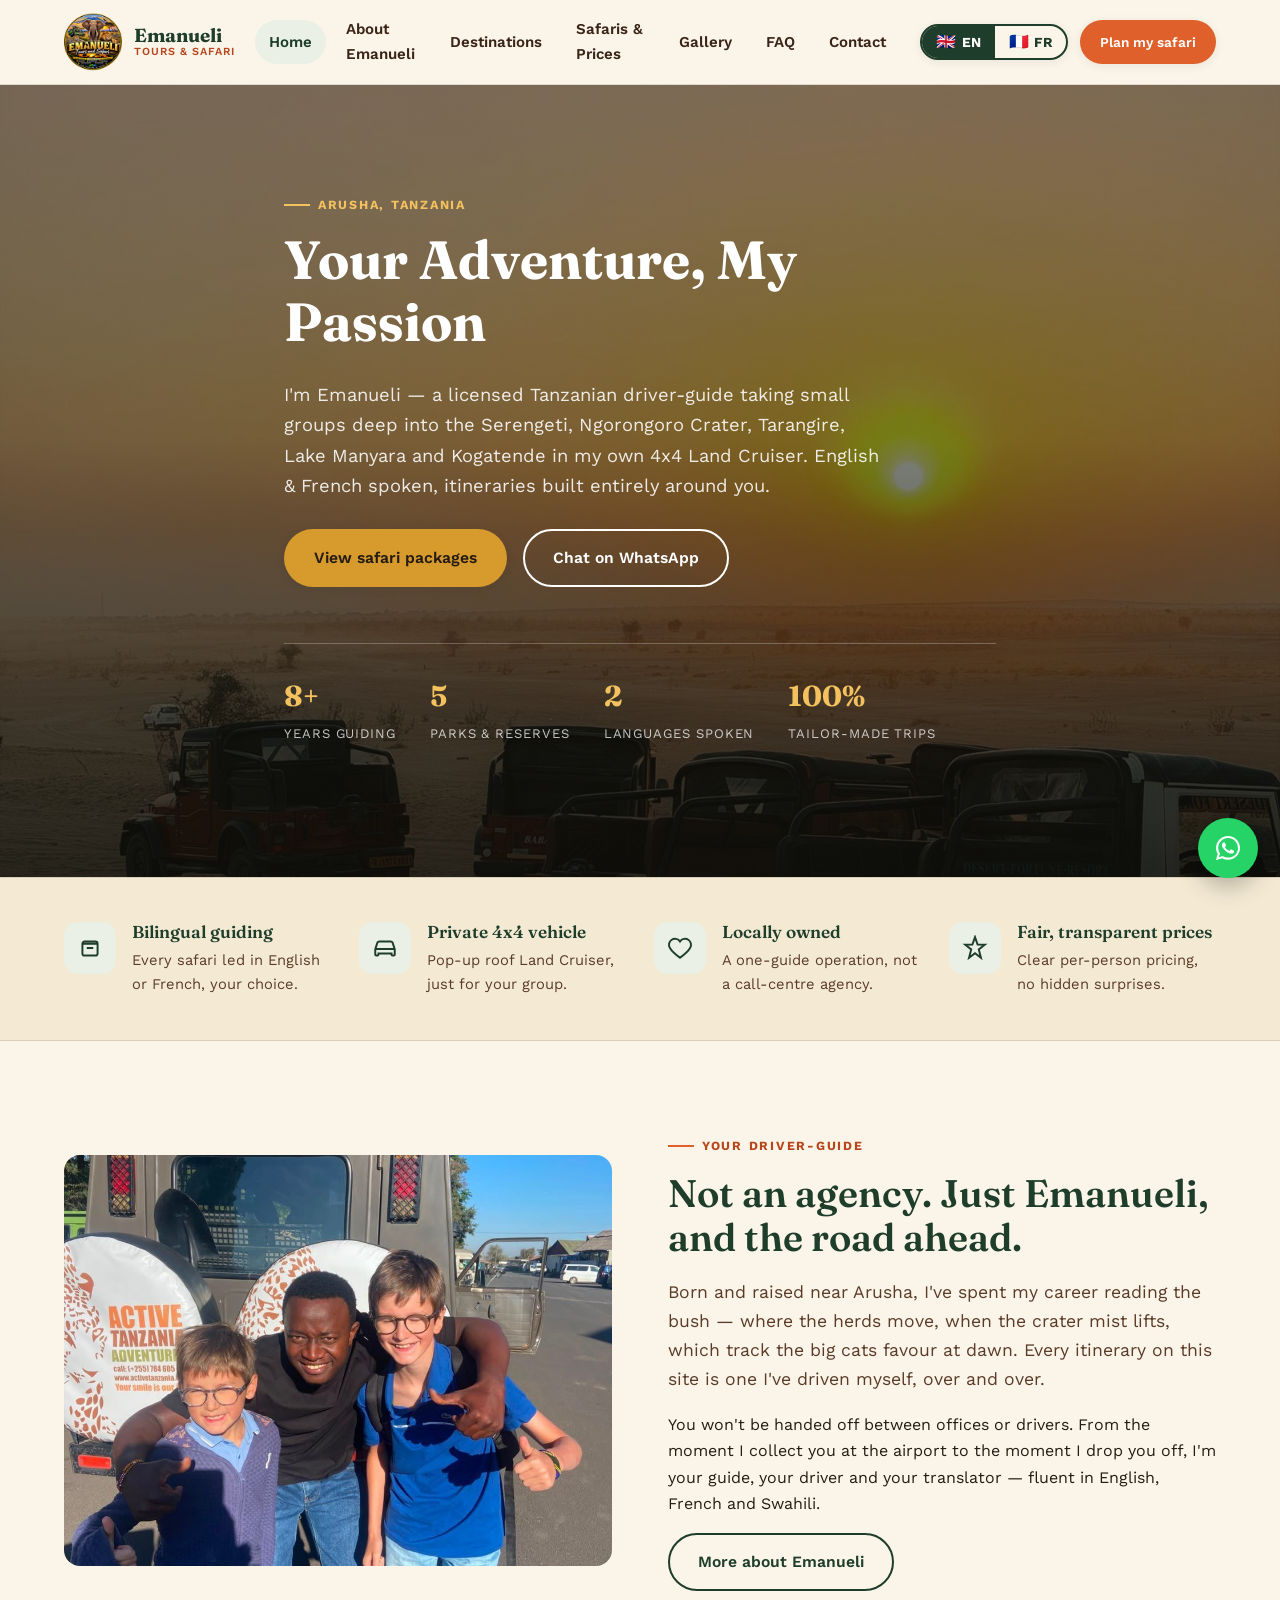
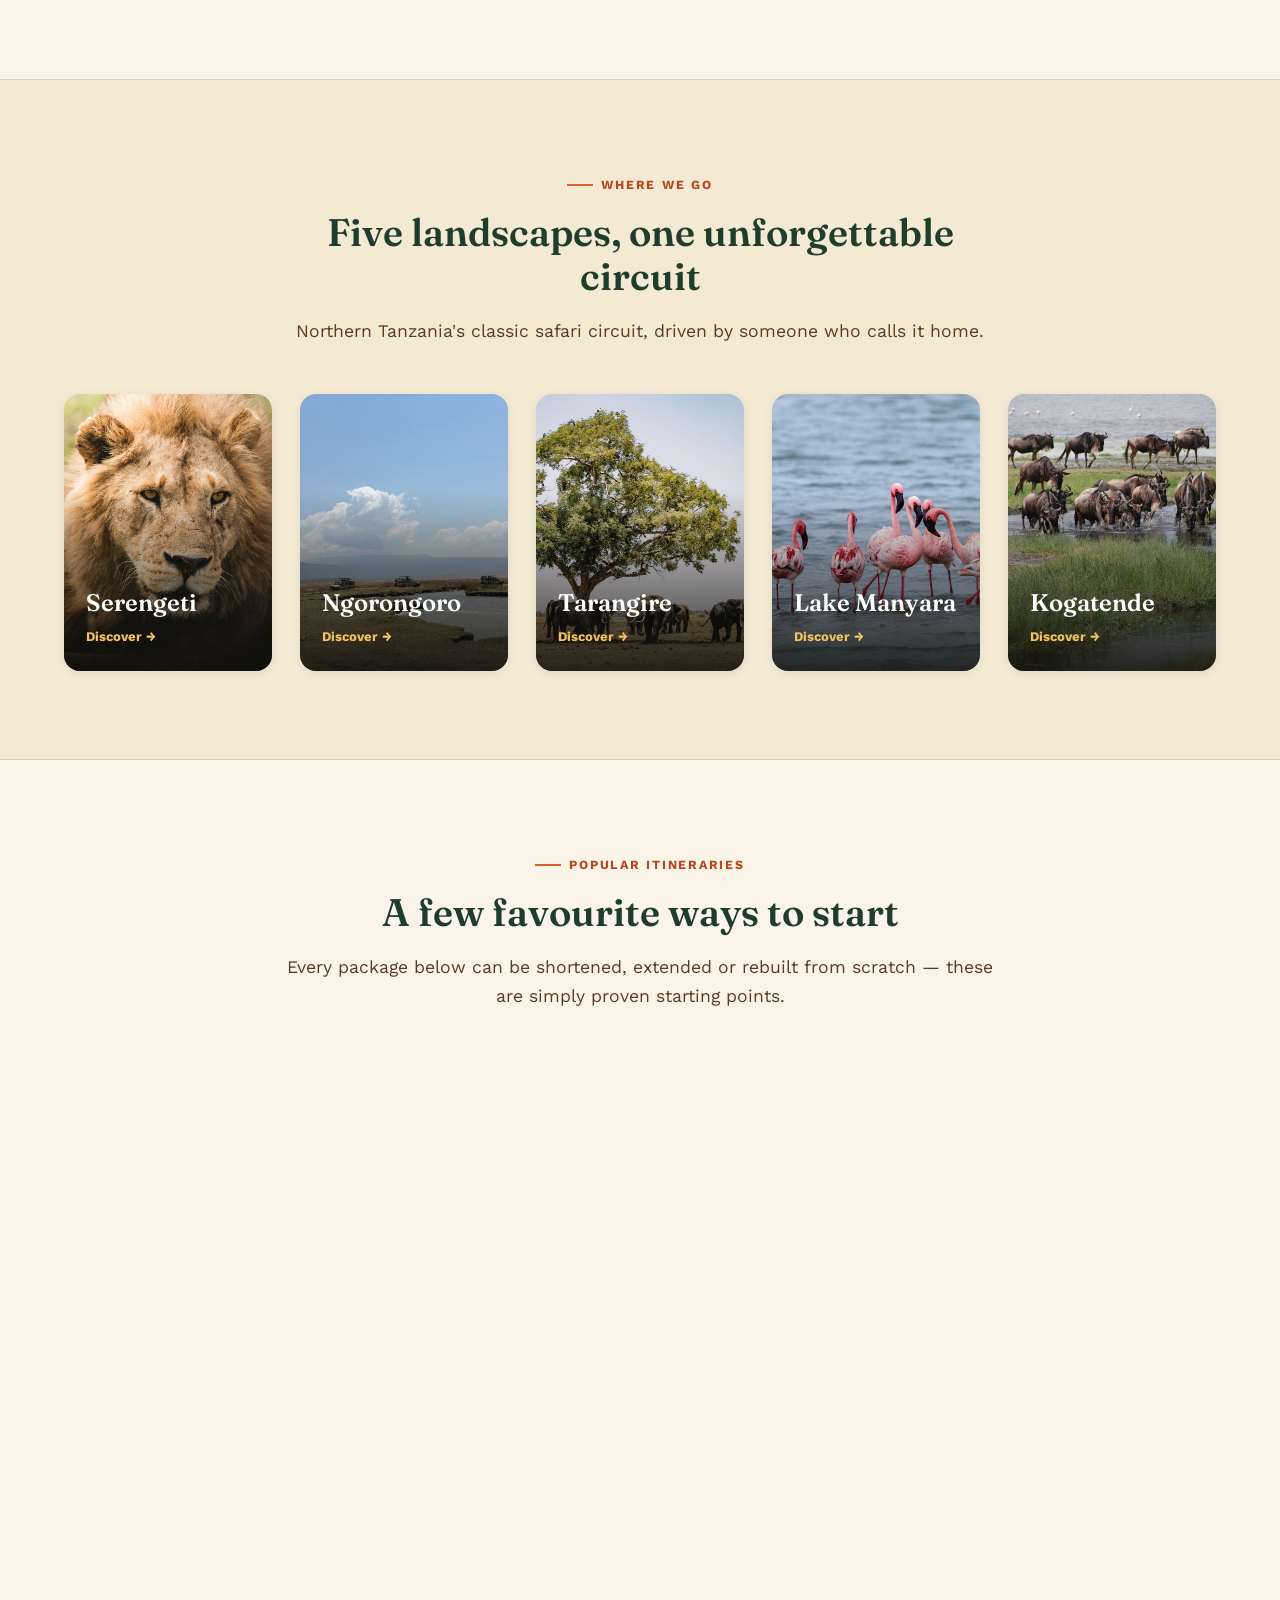
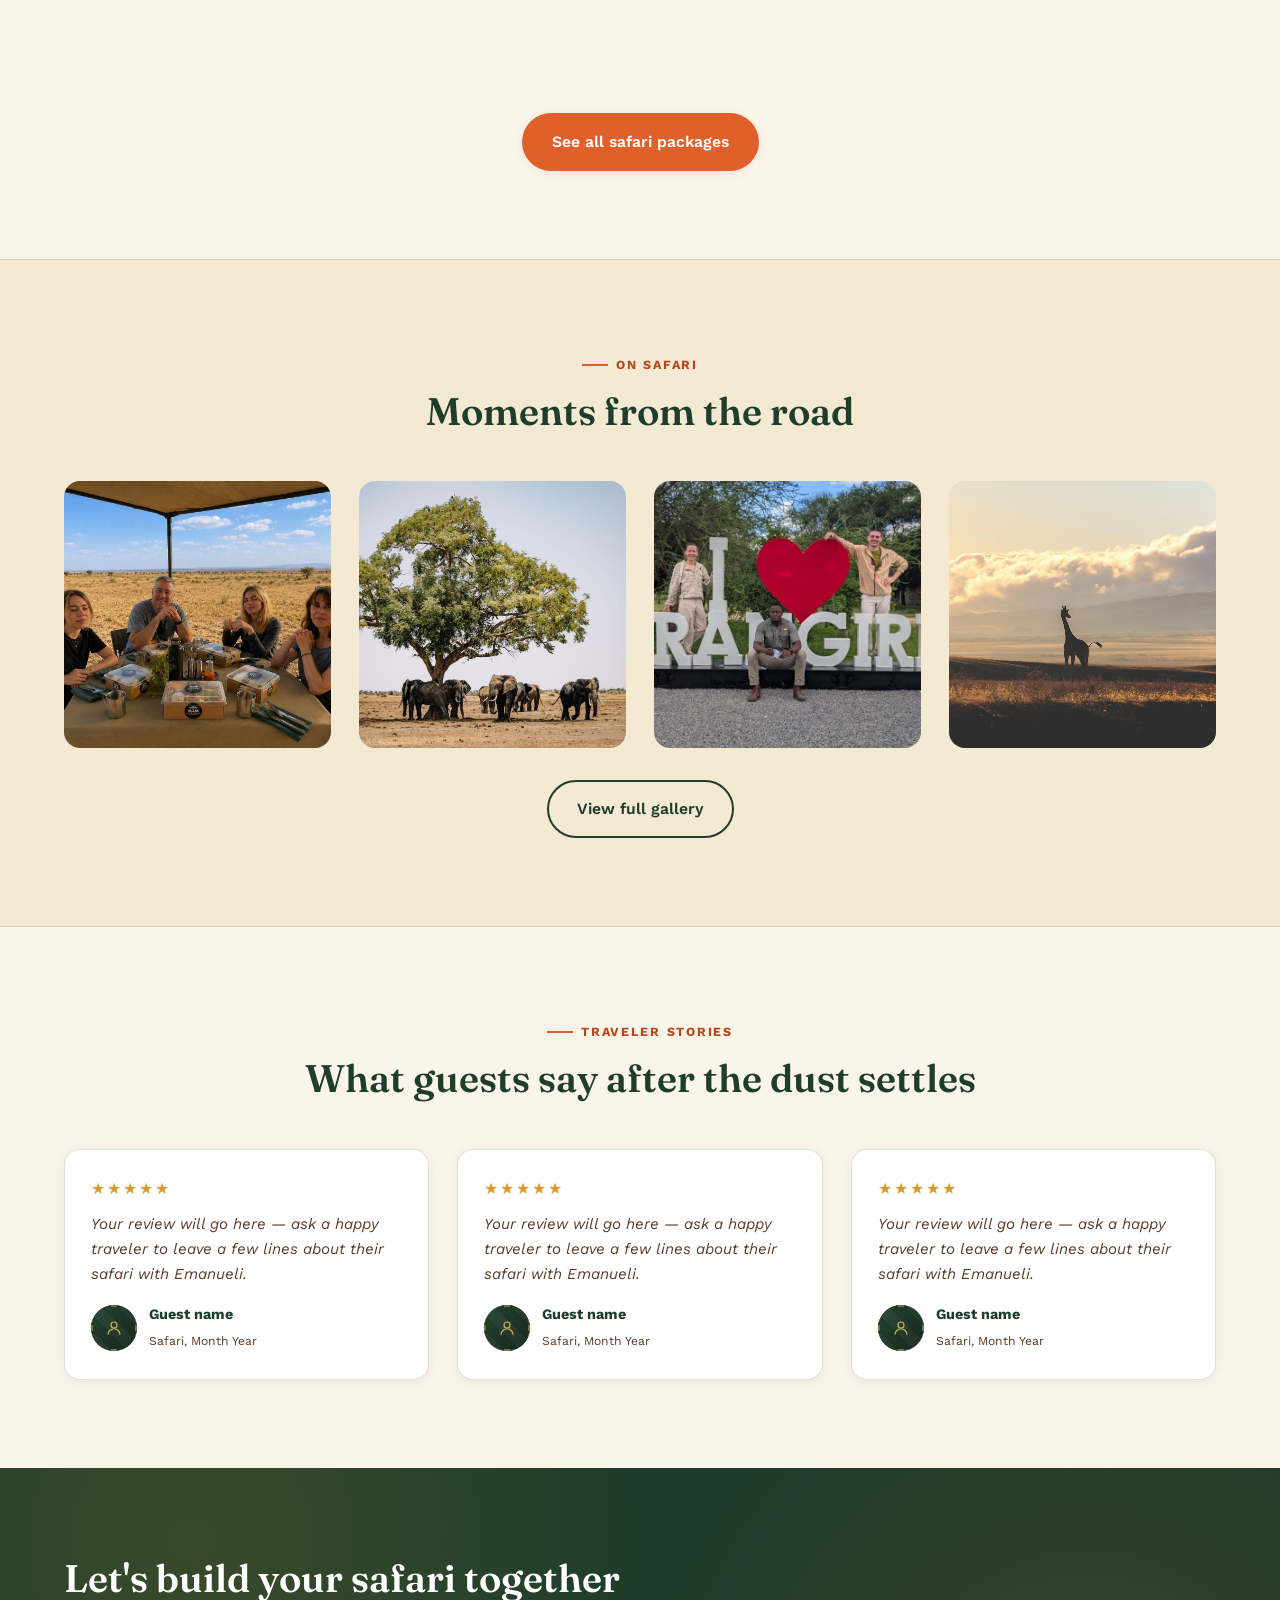
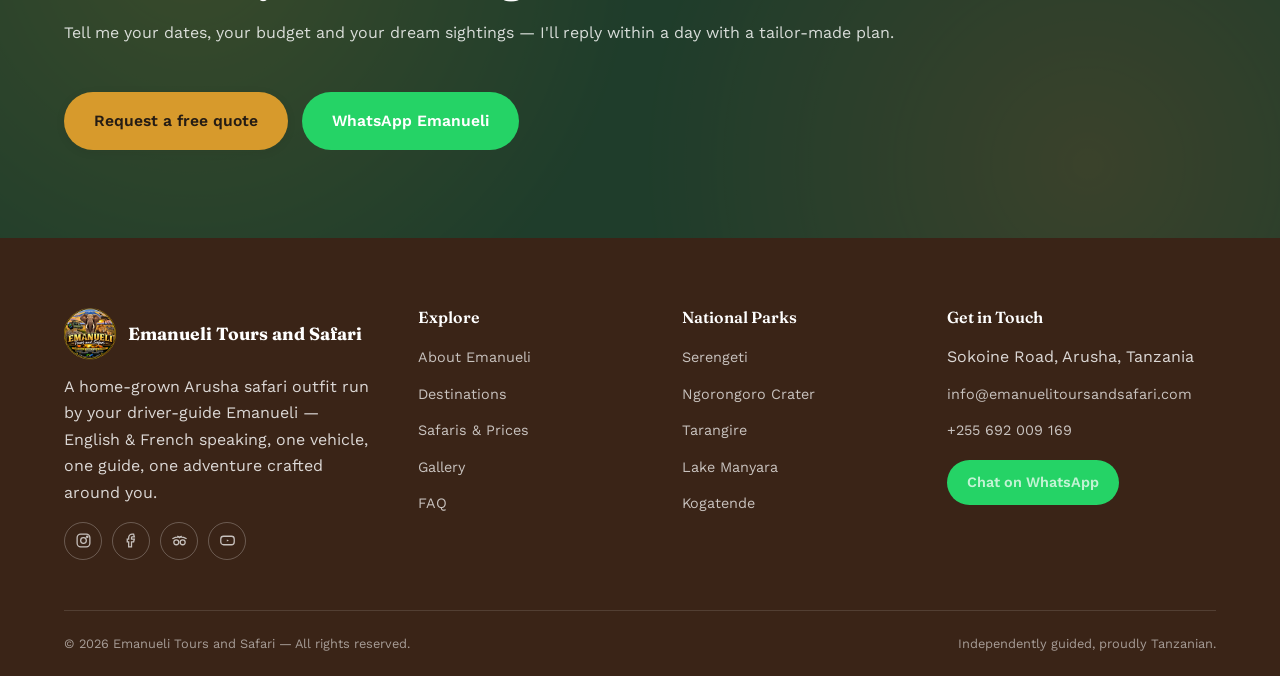
<file: index.html>
<!DOCTYPE html>
<html lang="en">
<head>
<meta charset="UTF-8">
<meta name="viewport" content="width=device-width, initial-scale=1.0">
<title>Emanueli Tours and Safari | Tanzania Safari Guide — Serengeti, Ngorongoro &amp; More</title>
<meta name="description" content="Private, English &amp; French-speaking safari guide based in Arusha, Tanzania. Tailor-made 4x4 game drives to the Serengeti, Ngorongoro Crater, Tarangire, Lake Manyara &amp; Kogatende. Plan your adventure with Emanueli.">
<link rel="canonical" href="https://www.emanuelitoursandsafari.com/">
<meta property="og:type" content="website">
<meta property="og:site_name" content="Emanueli Tours and Safari">
<meta property="og:title" content="Emanueli Tours and Safari | Your Adventure, My Passion">
<meta property="og:description" content="Private, bilingual (EN/FR) Tanzania safari guide. Tailor-made game drives to the Serengeti, Ngorongoro, Tarangire, Lake Manyara &amp; Kogatende.">
<meta property="og:image" content="assets/og-image.jpg">
<meta name="twitter:card" content="summary_large_image">
<link rel="icon" type="image/png" sizes="32x32" href="assets/favicon-32.png">
<link rel="icon" type="image/png" sizes="192x192" href="assets/favicon-192.png">
<link rel="apple-touch-icon" href="assets/apple-touch-icon.png">
<link rel="preconnect" href="https://fonts.googleapis.com">
<link rel="preconnect" href="https://fonts.gstatic.com" crossorigin>
<link href="https://fonts.googleapis.com/css2?family=Fraunces:opsz,wght@9..144,400;9..144,500;9..144,600;9..144,700&family=Work+Sans:wght@400;500;600;700&display=swap" rel="stylesheet">
<link rel="stylesheet" href="css/style.css">
</head>
<body data-title-en="Emanueli Tours and Safari | Tanzania Safari Guide" data-title-fr="Emanueli Tours and Safari | Guide de Safari en Tanzanie">

<div id="site-header"></div>

<!-- ============ HERO ============ -->
<section class="hero">
  <div class="hero__bg">
    <div class="photo-slot">
      <img src="assets/images/hero/safari-jeep-sunset.jpg" alt="Safari 4x4 vehicles crossing the Tanzanian savanna at sunset" loading="eager">
      <div class="photo-slot__placeholder">
        <svg viewBox="0 0 24 24" fill="none" stroke="currentColor" stroke-width="1.6"><rect x="3" y="3" width="18" height="18" rx="2"/><circle cx="8.5" cy="8.5" r="1.5"/><path d="M21 15l-5-5L5 21"/></svg>
        <strong>Hero photo / video</strong>
        <span>assets/images/hero/safari-jeep-sunset.jpg</span>
      </div>
    </div>
  </div>
  <div class="hero__scrim"></div>
  <div class="container hero__content">
    <span class="eyebrow" data-i18n="home.hero.eyebrow">Arusha, Tanzania</span>
    <h1 data-i18n="home.hero.title">Your Adventure, My Passion</h1>
    <p class="lede" data-i18n="home.hero.lede">
      I'm Emanueli — a licensed Tanzanian driver-guide taking small groups deep into the Serengeti,
      Ngorongoro Crater, Tarangire, Lake Manyara and Kogatende in my own 4x4 Land Cruiser. English
      &amp; French spoken, itineraries built entirely around you.
    </p>
    <div class="hero__cta">
      <a href="tours.html" class="btn btn-gold" data-i18n="home.hero.ctaPrimary">View safari packages</a>
      <a href="#" class="btn btn-outline on-dark" data-wa data-i18n="home.hero.ctaWhatsapp">Chat on WhatsApp</a>
    </div>
    <div class="hero__stats">
      <div class="hero__stat"><b>8+</b><span data-i18n="home.hero.stat1">Years guiding</span></div>
      <div class="hero__stat"><b>5</b><span data-i18n="home.hero.stat2">Parks &amp; reserves</span></div>
      <div class="hero__stat"><b>2</b><span data-i18n="home.hero.stat3">Languages spoken</span></div>
      <div class="hero__stat"><b>100%</b><span data-i18n="home.hero.stat4">Tailor-made trips</span></div>
    </div>
  </div>
</section>

<!-- ============ TRUST STRIP ============ -->
<section class="stripe" style="padding:44px 0;">
  <div class="container grid grid-4">
    <div class="feature reveal">
      <div class="feature__icon"><svg viewBox="0 0 24 24" fill="none" stroke="currentColor" stroke-width="1.8"><path d="M5 8h14M5 8a2 2 0 0 1 2-2h10a2 2 0 0 1 2 2M5 8v9a2 2 0 0 0 2 2h10a2 2 0 0 0 2-2V8M9 12h6"/></svg></div>
      <div><h3 data-i18n="home.trust.t1">Bilingual guiding</h3><p data-i18n="home.trust.d1">Every safari led in English or French, your choice.</p></div>
    </div>
    <div class="feature reveal">
      <div class="feature__icon"><svg viewBox="0 0 24 24" fill="none" stroke="currentColor" stroke-width="1.8"><path d="M3 13l2-6a2 2 0 0 1 2-1h10a2 2 0 0 1 2 1l2 6M3 13v5a1 1 0 0 0 1 1h1a1 1 0 0 0 1-1v-1h12v1a1 1 0 0 0 1 1h1a1 1 0 0 0 1-1v-5M3 13h18M6.5 16.5h.01M17.5 16.5h.01"/></svg></div>
      <div><h3 data-i18n="home.trust.t2">Private 4x4 vehicle</h3><p data-i18n="home.trust.d2">Pop-up roof Land Cruiser, just for your group.</p></div>
    </div>
    <div class="feature reveal">
      <div class="feature__icon"><svg viewBox="0 0 24 24" fill="none" stroke="currentColor" stroke-width="1.8"><path d="M12 21s-7-5.1-9.3-9A5.5 5.5 0 0 1 12 6a5.5 5.5 0 0 1 9.3 6c-2.3 3.9-9.3 9-9.3 9z"/></svg></div>
      <div><h3 data-i18n="home.trust.t3">Locally owned</h3><p data-i18n="home.trust.d3">A one-guide operation, not a call-centre agency.</p></div>
    </div>
    <div class="feature reveal">
      <div class="feature__icon"><svg viewBox="0 0 24 24" fill="none" stroke="currentColor" stroke-width="1.8"><path d="M12 2l2.4 6.9L21 9l-5.5 4.3L17.5 21 12 16.9 6.5 21l2-7.7L3 9l6.6-.1z"/></svg></div>
      <div><h3 data-i18n="home.trust.t4">Fair, transparent prices</h3><p data-i18n="home.trust.d4">Clear per-person pricing, no hidden surprises.</p></div>
    </div>
  </div>
</section>

<!-- ============ MEET YOUR GUIDE ============ -->
<section>
  <div class="container grid grid-2" style="align-items:center; gap:56px;">
    <div class="reveal">
      <div class="photo-slot photo-slot--ratio-4-3">
        <img src="assets/images/clients/kids-with-guide-vehicle.jpg" alt="Emanueli with young travelers in front of the safari Land Cruiser">
        <div class="photo-slot__placeholder">
          <svg viewBox="0 0 24 24" fill="none" stroke="currentColor" stroke-width="1.6"><circle cx="12" cy="8" r="4"/><path d="M4 21c0-4.4 3.6-8 8-8s8 3.6 8 8"/></svg>
          <strong>Emanueli portrait</strong>
          <span>assets/images/clients/kids-with-guide-vehicle.jpg</span>
        </div>
      </div>
    </div>
    <div class="reveal">
      <span class="eyebrow" data-i18n="home.guide.eyebrow">Your driver-guide</span>
      <h2 data-i18n="home.guide.title">Not an agency. Just Emanueli, and the road ahead.</h2>
      <p class="lede" data-i18n="home.guide.p1">
        Born and raised near Arusha, I've spent my career reading the bush — where the herds move,
        when the crater mist lifts, which track the big cats favour at dawn. Every itinerary on this
        site is one I've driven myself, over and over.
      </p>
      <p data-i18n="home.guide.p2">
        You won't be handed off between offices or drivers. From the moment I collect you at the
        airport to the moment I drop you off, I'm your guide, your driver and your translator —
        fluent in English, French and Swahili.
      </p>
      <a href="about.html" class="btn btn-outline" data-i18n="home.guide.cta">More about Emanueli</a>
    </div>
  </div>
</section>

<!-- ============ DESTINATIONS ============ -->
<section class="stripe">
  <div class="container">
    <div class="section-head center reveal">
      <span class="eyebrow" data-i18n="home.dest.eyebrow">Where we go</span>
      <h2 data-i18n="home.dest.title">Five landscapes, one unforgettable circuit</h2>
      <p class="lede" data-i18n="home.dest.lede">Northern Tanzania's classic safari circuit, driven by someone who calls it home.</p>
    </div>
    <div class="grid grid-5">
      <a href="destinations.html#serengeti" class="dest-card reveal">
        <div class="photo-slot photo-slot--ratio-3-4"><img src="assets/images/wildlife/lion-serengeti.jpg" alt="Lion resting in the Serengeti savanna"><div class="photo-slot__placeholder"><svg viewBox="0 0 24 24" fill="none" stroke="currentColor" stroke-width="1.6"><rect x="3" y="3" width="18" height="18" rx="2"/><circle cx="8.5" cy="8.5" r="1.5"/><path d="M21 15l-5-5L5 21"/></svg><strong>Serengeti</strong></div></div>
        <div class="dest-card__scrim"></div>
        <div class="dest-card__body"><h3 data-i18n="parks.serengeti">Serengeti</h3><span class="dest-card__link" data-i18n="home.dest.link">Discover →</span></div>
      </a>
      <a href="destinations.html#ngorongoro" class="dest-card reveal">
        <div class="photo-slot photo-slot--ratio-3-4"><img src="assets/images/destinations/ngorongoro-crater-jeeps.jpg" alt="Safari jeeps inside the Ngorongoro Crater"><div class="photo-slot__placeholder"><svg viewBox="0 0 24 24" fill="none" stroke="currentColor" stroke-width="1.6"><rect x="3" y="3" width="18" height="18" rx="2"/><circle cx="8.5" cy="8.5" r="1.5"/><path d="M21 15l-5-5L5 21"/></svg><strong>Ngorongoro</strong></div></div>
        <div class="dest-card__scrim"></div>
        <div class="dest-card__body"><h3 data-i18n="parks.ngorongoro">Ngorongoro</h3><span class="dest-card__link" data-i18n="home.dest.link">Discover →</span></div>
      </a>
      <a href="destinations.html#tarangire" class="dest-card reveal">
        <div class="photo-slot photo-slot--ratio-3-4"><img src="assets/images/wildlife/elephants-tarangire.jpg" alt="Elephant herd in Tarangire National Park"><div class="photo-slot__placeholder"><svg viewBox="0 0 24 24" fill="none" stroke="currentColor" stroke-width="1.6"><rect x="3" y="3" width="18" height="18" rx="2"/><circle cx="8.5" cy="8.5" r="1.5"/><path d="M21 15l-5-5L5 21"/></svg><strong>Tarangire</strong></div></div>
        <div class="dest-card__scrim"></div>
        <div class="dest-card__body"><h3 data-i18n="parks.tarangire">Tarangire</h3><span class="dest-card__link" data-i18n="home.dest.link">Discover →</span></div>
      </a>
      <a href="destinations.html#manyara" class="dest-card reveal">
        <div class="photo-slot photo-slot--ratio-3-4"><img src="assets/images/wildlife/flamingos-lake-manyara.jpg" alt="Flamingos on Lake Manyara"><div class="photo-slot__placeholder"><svg viewBox="0 0 24 24" fill="none" stroke="currentColor" stroke-width="1.6"><rect x="3" y="3" width="18" height="18" rx="2"/><circle cx="8.5" cy="8.5" r="1.5"/><path d="M21 15l-5-5L5 21"/></svg><strong>Lake Manyara</strong></div></div>
        <div class="dest-card__scrim"></div>
        <div class="dest-card__body"><h3 data-i18n="parks.manyara">Lake Manyara</h3><span class="dest-card__link" data-i18n="home.dest.link">Discover →</span></div>
      </a>
      <a href="destinations.html#kogatende" class="dest-card reveal">
        <div class="photo-slot photo-slot--ratio-3-4"><img src="assets/images/wildlife/wildebeest-river-crossing.jpg" alt="Wildebeest crossing the Mara River near Kogatende"><div class="photo-slot__placeholder"><svg viewBox="0 0 24 24" fill="none" stroke="currentColor" stroke-width="1.6"><rect x="3" y="3" width="18" height="18" rx="2"/><circle cx="8.5" cy="8.5" r="1.5"/><path d="M21 15l-5-5L5 21"/></svg><strong>Kogatende</strong></div></div>
        <div class="dest-card__scrim"></div>
        <div class="dest-card__body"><h3 data-i18n="parks.kogatende">Kogatende</h3><span class="dest-card__link" data-i18n="home.dest.link">Discover →</span></div>
      </a>
    </div>
  </div>
</section>

<!-- ============ FEATURED SAFARIS ============ -->
<section>
  <div class="container">
    <div class="section-head center reveal">
      <span class="eyebrow" data-i18n="home.tours.eyebrow">Popular itineraries</span>
      <h2 data-i18n="home.tours.title">A few favourite ways to start</h2>
      <p class="lede" data-i18n="home.tours.lede">Every package below can be shortened, extended or rebuilt from scratch — these are simply proven starting points.</p>
    </div>
    <div class="grid grid-3">
      <div class="card reveal">
        <div class="photo-slot photo-slot--ratio-4-3"><img src="assets/images/destinations/ngorongoro-grassland.jpg" alt="Zebras and antelope grazing near the Ngorongoro highlands"><div class="photo-slot__placeholder"><svg viewBox="0 0 24 24" fill="none" stroke="currentColor" stroke-width="1.6"><rect x="3" y="3" width="18" height="18" rx="2"/><circle cx="8.5" cy="8.5" r="1.5"/><path d="M21 15l-5-5L5 21"/></svg><strong>Ngorongoro Discovery</strong></div></div>
        <div class="card__body">
          <span class="card__tag" data-i18n="home.tours.card1.tag">3 Days</span>
          <h3 data-i18n="home.tours.card1.title">Ngorongoro Crater Discovery</h3>
          <p data-i18n="home.tours.card1.desc">Lake Manyara's tree-climbing lions and a full descent into the world's largest intact caldera.</p>
          <div class="card__price">
            <div><small data-i18n="tours.from">From</small><br><b>$750</b></div>
            <a href="tours.html#ngorongoro-discovery" class="btn btn-outline btn-sm" data-i18n="home.tours.viewBtn">Details</a>
          </div>
        </div>
      </div>
      <div class="card reveal">
        <div class="photo-slot photo-slot--ratio-4-3"><img src="assets/images/wildlife/lion-serengeti.jpg" alt="Lion in the Serengeti"><div class="photo-slot__placeholder"><svg viewBox="0 0 24 24" fill="none" stroke="currentColor" stroke-width="1.6"><rect x="3" y="3" width="18" height="18" rx="2"/><circle cx="8.5" cy="8.5" r="1.5"/><path d="M21 15l-5-5L5 21"/></svg><strong>Northern Signature Safari</strong></div></div>
        <div class="card__body">
          <span class="card__tag" data-i18n="home.tours.card2.tag">6 Days · Best seller</span>
          <h3 data-i18n="home.tours.card2.title">Northern Tanzania Signature Safari</h3>
          <p data-i18n="home.tours.card2.desc">Tarangire, Serengeti, Ngorongoro and Lake Manyara — the complete classic circuit.</p>
          <div class="card__price">
            <div><small data-i18n="tours.from">From</small><br><b>$1,480</b></div>
            <a href="tours.html#signature-safari" class="btn btn-outline btn-sm" data-i18n="home.tours.viewBtn">Details</a>
          </div>
        </div>
      </div>
      <div class="card reveal">
        <div class="photo-slot photo-slot--ratio-4-3"><img src="assets/images/wildlife/wildebeest-river-crossing.jpg" alt="Wildebeest migration river crossing at Kogatende"><div class="photo-slot__placeholder"><svg viewBox="0 0 24 24" fill="none" stroke="currentColor" stroke-width="1.6"><rect x="3" y="3" width="18" height="18" rx="2"/><circle cx="8.5" cy="8.5" r="1.5"/><path d="M21 15l-5-5L5 21"/></svg><strong>Kogatende Migration Safari</strong></div></div>
        <div class="card__body">
          <span class="card__tag" data-i18n="home.tours.card3.tag">5 Days · Seasonal</span>
          <h3 data-i18n="home.tours.card3.title">Kogatende &amp; Great Migration Safari</h3>
          <p data-i18n="home.tours.card3.desc">Chase the Mara River crossings in Northern Serengeti, June to October.</p>
          <div class="card__price">
            <div><small data-i18n="tours.from">From</small><br><b>$1,700</b></div>
            <a href="tours.html#kogatende-migration" class="btn btn-outline btn-sm" data-i18n="home.tours.viewBtn">Details</a>
          </div>
        </div>
      </div>
    </div>
    <div class="text-center" style="margin-top:36px;">
      <a href="tours.html" class="btn btn-primary" data-i18n="home.tours.allBtn">See all safari packages</a>
    </div>
  </div>
</section>

<!-- ============ GALLERY PREVIEW ============ -->
<section class="stripe">
  <div class="container">
    <div class="section-head center reveal">
      <span class="eyebrow" data-i18n="home.gallery.eyebrow">On safari</span>
      <h2 data-i18n="home.gallery.title">Moments from the road</h2>
    </div>
    <div class="grid grid-4">
      <div class="photo-slot photo-slot--ratio-1-1 reveal" data-lightbox><img src="assets/images/clients/family-serengeti-picnic.jpg" alt="Family enjoying a bush lunch on the Serengeti plains"><div class="photo-slot__placeholder"><svg viewBox="0 0 24 24" fill="none" stroke="currentColor" stroke-width="1.6"><rect x="3" y="3" width="18" height="18" rx="2"/><circle cx="8.5" cy="8.5" r="1.5"/><path d="M21 15l-5-5L5 21"/></svg><strong>Client photo</strong></div></div>
      <div class="photo-slot photo-slot--ratio-1-1 reveal" data-lightbox><img src="assets/images/wildlife/elephants-tarangire.jpg" alt="Elephants in Tarangire"><div class="photo-slot__placeholder"><svg viewBox="0 0 24 24" fill="none" stroke="currentColor" stroke-width="1.6"><rect x="3" y="3" width="18" height="18" rx="2"/><circle cx="8.5" cy="8.5" r="1.5"/><path d="M21 15l-5-5L5 21"/></svg><strong>Wildlife</strong></div></div>
      <div class="photo-slot photo-slot--ratio-1-1 reveal" data-lightbox><img src="assets/images/clients/couple-tarangire-sign.jpg" alt="Travelers with Emanueli at the Tarangire park entrance"><div class="photo-slot__placeholder"><svg viewBox="0 0 24 24" fill="none" stroke="currentColor" stroke-width="1.6"><rect x="3" y="3" width="18" height="18" rx="2"/><circle cx="8.5" cy="8.5" r="1.5"/><path d="M21 15l-5-5L5 21"/></svg><strong>Client photo</strong></div></div>
      <div class="photo-slot photo-slot--ratio-1-1 reveal" data-lightbox><img src="assets/images/wildlife/giraffe-savanna-sunset.jpg" alt="Giraffe silhouette at sunset"><div class="photo-slot__placeholder"><svg viewBox="0 0 24 24" fill="none" stroke="currentColor" stroke-width="1.6"><rect x="3" y="3" width="18" height="18" rx="2"/><circle cx="8.5" cy="8.5" r="1.5"/><path d="M21 15l-5-5L5 21"/></svg><strong>Wildlife</strong></div></div>
    </div>
    <div class="text-center" style="margin-top:32px;">
      <a href="gallery.html" class="btn btn-outline" data-i18n="home.gallery.allBtn">View full gallery</a>
    </div>
  </div>
</section>

<!-- ============ TESTIMONIALS ============ -->
<section>
  <div class="container">
    <div class="section-head center reveal">
      <span class="eyebrow" data-i18n="home.testi.eyebrow">Traveler stories</span>
      <h2 data-i18n="home.testi.title">What guests say after the dust settles</h2>
    </div>
    <div class="grid grid-3">
      <div class="testi-card reveal">
        <div class="testi-card__stars">★★★★★</div>
        <p class="testi-card__quote" data-i18n="home.testi.slot">Your review will go here — ask a happy traveler to leave a few lines about their safari with Emanueli.</p>
        <div class="testi-card__who">
          <div class="photo-slot is-placeholder" style="border-radius:50%;"><div class="photo-slot__placeholder" style="padding:4px;"><svg viewBox="0 0 24 24" fill="none" stroke="currentColor" stroke-width="1.6" style="width:18px;height:18px;"><circle cx="12" cy="8" r="4"/><path d="M4 21c0-4.4 3.6-8 8-8s8 3.6 8 8"/></svg></div></div>
          <div><b data-i18n="home.testi.name">Guest name</b><span data-i18n="home.testi.trip">Safari, Month Year</span></div>
        </div>
      </div>
      <div class="testi-card reveal">
        <div class="testi-card__stars">★★★★★</div>
        <p class="testi-card__quote" data-i18n="home.testi.slot">Your review will go here — ask a happy traveler to leave a few lines about their safari with Emanueli.</p>
        <div class="testi-card__who">
          <div class="photo-slot is-placeholder" style="border-radius:50%;"><div class="photo-slot__placeholder" style="padding:4px;"><svg viewBox="0 0 24 24" fill="none" stroke="currentColor" stroke-width="1.6" style="width:18px;height:18px;"><circle cx="12" cy="8" r="4"/><path d="M4 21c0-4.4 3.6-8 8-8s8 3.6 8 8"/></svg></div></div>
          <div><b data-i18n="home.testi.name">Guest name</b><span data-i18n="home.testi.trip">Safari, Month Year</span></div>
        </div>
      </div>
      <div class="testi-card reveal">
        <div class="testi-card__stars">★★★★★</div>
        <p class="testi-card__quote" data-i18n="home.testi.slot">Your review will go here — ask a happy traveler to leave a few lines about their safari with Emanueli.</p>
        <div class="testi-card__who">
          <div class="photo-slot is-placeholder" style="border-radius:50%;"><div class="photo-slot__placeholder" style="padding:4px;"><svg viewBox="0 0 24 24" fill="none" stroke="currentColor" stroke-width="1.6" style="width:18px;height:18px;"><circle cx="12" cy="8" r="4"/><path d="M4 21c0-4.4 3.6-8 8-8s8 3.6 8 8"/></svg></div></div>
          <div><b data-i18n="home.testi.name">Guest name</b><span data-i18n="home.testi.trip">Safari, Month Year</span></div>
        </div>
      </div>
    </div>
  </div>
</section>

<!-- ============ CTA BAND ============ -->
<section class="band">
  <div class="container cta-row">
    <div>
      <h2 data-i18n="home.cta.title">Let's build your safari together</h2>
      <p data-i18n="home.cta.desc">Tell me your dates, your budget and your dream sightings — I'll reply within a day with a tailor-made plan.</p>
    </div>
    <div class="cta-row__actions">
      <a href="contact.html" class="btn btn-gold" data-i18n="home.cta.btn1">Request a free quote</a>
      <a href="#" class="btn btn-whatsapp" data-wa data-i18n="home.cta.btn2">WhatsApp Emanueli</a>
    </div>
  </div>
</section>

<div id="site-footer"></div>

<script src="js/config.js"></script>
<script src="js/fr-dict.js"></script>
<script src="js/i18n.js"></script>
<script src="js/main.js"></script>
<script src="js/partials.js"></script>
</body>
</html>
</file>
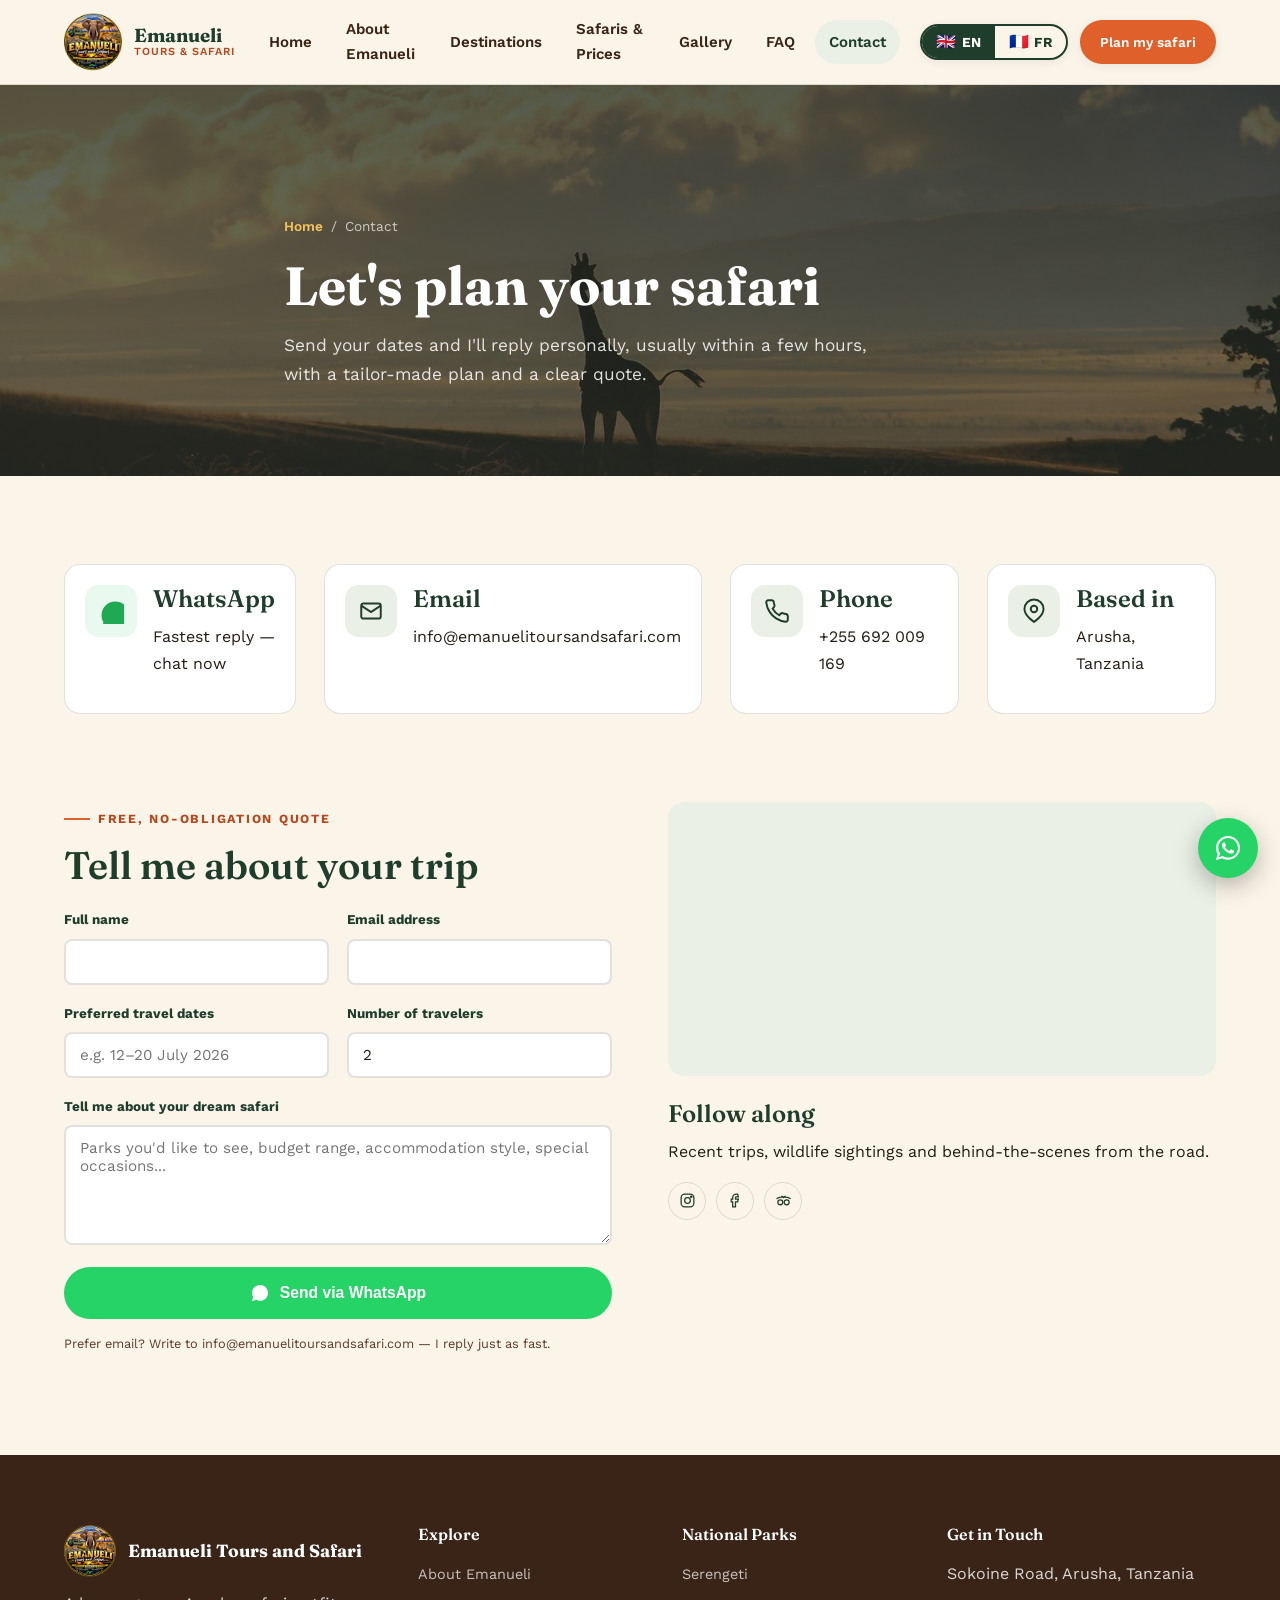
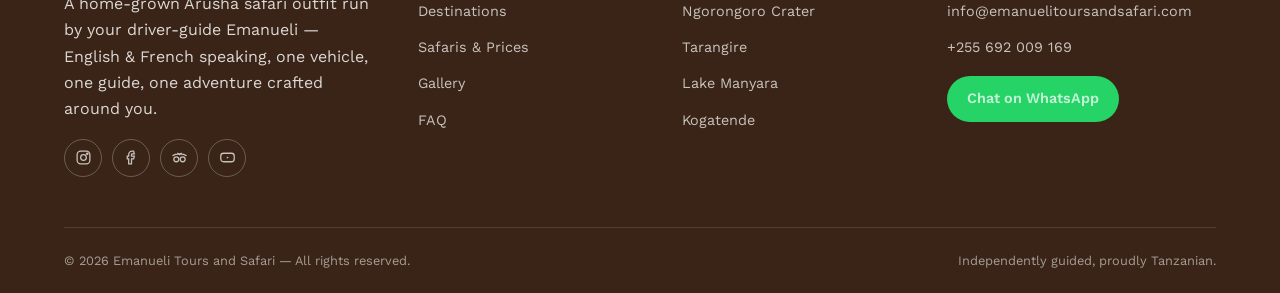
<file: contact.html>
<!DOCTYPE html>
<html lang="en">
<head>
<meta charset="UTF-8">
<meta name="viewport" content="width=device-width, initial-scale=1.0">
<title>Contact | Emanueli Tours and Safari</title>
<meta name="description" content="Get in touch with Emanueli Tours and Safari — request a free quote by WhatsApp, email or the contact form. Based in Arusha, Tanzania.">
<link rel="canonical" href="https://www.emanuelitoursandsafari.com/contact.html">
<meta property="og:type" content="website">
<meta property="og:site_name" content="Emanueli Tours and Safari">
<meta property="og:title" content="Contact | Emanueli Tours and Safari">
<meta property="og:description" content="Tell me your dates and I'll reply personally with a tailor-made safari plan.">
<meta property="og:image" content="assets/og-image.jpg">
<meta name="twitter:card" content="summary_large_image">
<link rel="icon" type="image/png" sizes="32x32" href="assets/favicon-32.png">
<link rel="icon" type="image/png" sizes="192x192" href="assets/favicon-192.png">
<link rel="apple-touch-icon" href="assets/apple-touch-icon.png">
<link rel="preconnect" href="https://fonts.googleapis.com">
<link rel="preconnect" href="https://fonts.gstatic.com" crossorigin>
<link href="https://fonts.googleapis.com/css2?family=Fraunces:opsz,wght@9..144,400;9..144,500;9..144,600;9..144,700&family=Work+Sans:wght@400;500;600;700&display=swap" rel="stylesheet">
<link rel="stylesheet" href="css/style.css">
</head>
<body data-title-en="Contact | Emanueli Tours and Safari" data-title-fr="Contact | Emanueli Tours and Safari">

<div id="site-header"></div>

<section class="page-hero" style="padding:130px 0 70px;">
  <div class="page-hero__bg"><div class="photo-slot">
    <img src="assets/images/wildlife/giraffe-savanna-sunset.jpg" alt="Giraffe at sunset">
    <div class="photo-slot__placeholder"><svg viewBox="0 0 24 24" fill="none" stroke="currentColor" stroke-width="1.6"><rect x="3" y="3" width="18" height="18" rx="2"/><circle cx="8.5" cy="8.5" r="1.5"/><path d="M21 15l-5-5L5 21"/></svg><strong>Contact</strong></div>
  </div></div>
  <div class="page-hero__scrim"></div>
  <div class="container page-hero__content">
    <div class="breadcrumbs"><a href="index.html" data-i18n="nav.home">Home</a><span>/</span><span data-i18n="nav.contact">Contact</span></div>
    <h1 data-i18n="contact.hero.title">Let's plan your safari</h1>
    <p data-i18n="contact.hero.lede">Send your dates and I'll reply personally, usually within a few hours, with a tailor-made plan and a clear quote.</p>
  </div>
</section>

<section style="padding-bottom:0;">
  <div class="container grid grid-4">
    <a href="#" class="info-card reveal" data-wa>
      <div class="feature__icon" style="background:#e9f9ef; color:#1ea952;"><svg viewBox="0 0 24 24" fill="currentColor"><path d="M16.04 3.2C9 3.2 3.27 8.9 3.27 15.94c0 2.36.65 4.56 1.77 6.45L3 29l6.8-2.02a12.7 12.7 0 0 0 6.24 1.6h.01c7.04 0 12.77-5.7 12.77-12.74C28.82 8.9 23.09 3.2 16.04 3.2z"/></svg></div>
      <div><h3 data-i18n="contact.card.wa">WhatsApp</h3><p data-i18n="contact.card.waDesc">Fastest reply — chat now</p></div>
    </a>
    <a href="mailto:info@emanuelitoursandsafari.com" class="info-card reveal">
      <div class="feature__icon"><svg viewBox="0 0 24 24" fill="none" stroke="currentColor" stroke-width="1.8"><rect x="3" y="5" width="18" height="14" rx="2"/><path d="M3 7l9 6 9-6"/></svg></div>
      <div><h3 data-i18n="contact.card.email">Email</h3><p>info@emanuelitoursandsafari.com</p></div>
    </a>
    <a href="tel:+255692009169" class="info-card reveal">
      <div class="feature__icon"><svg viewBox="0 0 24 24" fill="none" stroke="currentColor" stroke-width="1.8"><path d="M22 16.9v3a2 2 0 0 1-2.2 2 19.8 19.8 0 0 1-8.6-3.1 19.5 19.5 0 0 1-6-6A19.8 19.8 0 0 1 2.1 4.2 2 2 0 0 1 4 2h3a2 2 0 0 1 2 1.7c.1.9.3 1.8.6 2.7a2 2 0 0 1-.4 2.1L8 9.9a16 16 0 0 0 6 6l1.4-1.4a2 2 0 0 1 2.1-.4c.9.3 1.8.5 2.7.6a2 2 0 0 1 1.7 2z"/></svg></div>
      <div><h3 data-i18n="contact.card.phone">Phone</h3><p>+255 692 009 169</p></div>
    </a>
    <div class="info-card reveal">
      <div class="feature__icon"><svg viewBox="0 0 24 24" fill="none" stroke="currentColor" stroke-width="1.8"><path d="M20.8 10.2c0 6.4-8.8 11.8-8.8 11.8s-8.8-5.4-8.8-11.8a8.8 8.8 0 1 1 17.6 0z"/><circle cx="12" cy="10.2" r="3"/></svg></div>
      <div><h3 data-i18n="contact.card.loc">Based in</h3><p data-i18n="contact.card.locDesc">Arusha, Tanzania</p></div>
    </div>
  </div>
</section>

<!-- ============ FORM + MAP ============ -->
<section>
  <div class="container grid grid-2" style="align-items:start; gap:56px;">
    <div class="reveal">
      <span class="eyebrow" data-i18n="contact.form.eyebrow">Free, no-obligation quote</span>
      <h2 data-i18n="contact.form.title">Tell me about your trip</h2>
      <form id="contactForm" style="margin-top:22px;">
        <div class="form-grid">
          <div class="field">
            <label for="name" data-i18n="contact.form.name">Full name</label>
            <input type="text" id="name" name="name" required>
          </div>
          <div class="field">
            <label for="email" data-i18n="contact.form.email">Email address</label>
            <input type="email" id="email" name="email" required>
          </div>
          <div class="field">
            <label for="dates" data-i18n="contact.form.dates">Preferred travel dates</label>
            <input type="text" id="dates" name="dates" data-i18n-placeholder="contact.form.datesPh" placeholder="e.g. 12–20 July 2026">
          </div>
          <div class="field">
            <label for="travelers" data-i18n="contact.form.travelers">Number of travelers</label>
            <input type="number" id="travelers" name="travelers" min="1" value="2">
          </div>
          <div class="field full">
            <label for="message" data-i18n="contact.form.message">Tell me about your dream safari</label>
            <textarea id="message" name="message" data-i18n-placeholder="contact.form.messagePh" placeholder="Parks you'd like to see, budget range, accommodation style, special occasions..."></textarea>
          </div>
        </div>
        <button type="submit" class="btn btn-whatsapp btn-block" style="margin-top:22px;">
          <svg viewBox="0 0 32 32" fill="currentColor" style="width:20px;height:20px;"><path d="M16.04 3.2C9 3.2 3.27 8.9 3.27 15.94c0 2.36.65 4.56 1.77 6.45L3 29l6.8-2.02a12.7 12.7 0 0 0 6.24 1.6h.01c7.04 0 12.77-5.7 12.77-12.74C28.82 8.9 23.09 3.2 16.04 3.2z"/></svg>
          <span data-i18n="contact.form.submit">Send via WhatsApp</span>
        </button>
        <p class="form-note" id="formStatus" data-i18n="contact.form.status">Opening WhatsApp with your message...</p>
        <p class="form-note" data-i18n="contact.form.altNote">Prefer email? Write to info@emanuelitoursandsafari.com — I reply just as fast.</p>
      </form>
    </div>

    <div class="reveal">
      <div class="map-slot">
        <iframe src="https://www.google.com/maps?q=Arusha,Tanzania&output=embed" loading="lazy" referrerpolicy="no-referrer-when-downgrade" title="Map of Arusha, Tanzania"></iframe>
      </div>
      <div style="margin-top:24px;">
        <h3 data-i18n="contact.follow.title">Follow along</h3>
        <p data-i18n="contact.follow.desc">Recent trips, wildlife sightings and behind-the-scenes from the road.</p>
        <div class="footer__social" style="margin-top:10px;">
          <a href="#" id="socialInstagramContact" target="_blank" rel="noopener" aria-label="Instagram" style="border-color:var(--color-line); color:var(--color-green);">
            <svg viewBox="0 0 24 24" fill="none" stroke="currentColor" stroke-width="1.8"><rect x="3" y="3" width="18" height="18" rx="5"/><circle cx="12" cy="12" r="4"/><circle cx="17.3" cy="6.7" r="1"/></svg>
          </a>
          <a href="#" id="socialFacebookContact" target="_blank" rel="noopener" aria-label="Facebook" style="border-color:var(--color-line); color:var(--color-green);">
            <svg viewBox="0 0 24 24" fill="none" stroke="currentColor" stroke-width="1.8"><path d="M15 3h-2a5 5 0 0 0-5 5v2H6v4h2v7h4v-7h3l1-4h-4V8a1 1 0 0 1 1-1h3z"/></svg>
          </a>
          <a href="#" id="socialTripadvisorContact" target="_blank" rel="noopener" aria-label="TripAdvisor" style="border-color:var(--color-line); color:var(--color-green);">
            <svg viewBox="0 0 24 24" fill="none" stroke="currentColor" stroke-width="1.8"><circle cx="7.5" cy="14.5" r="3.5"/><circle cx="16.5" cy="14.5" r="3.5"/><path d="M2 9.5C4 8 8 7 12 7s8 1 10 2.5M9 5.5 12 8l3-2.5"/></svg>
          </a>
        </div>
      </div>
    </div>
  </div>
</section>

<div id="site-footer"></div>

<script src="js/config.js"></script>
<script src="js/fr-dict.js"></script>
<script src="js/i18n.js"></script>
<script src="js/main.js"></script>
<script src="js/partials.js"></script>
<script>
  document.addEventListener("DOMContentLoaded", function () {
    var map = {
      socialInstagramContact: "instagram",
      socialFacebookContact: "facebook",
      socialTripadvisorContact: "tripadvisor",
    };
    Object.keys(map).forEach(function (id) {
      var el = document.getElementById(id);
      if (el && window.SITE_CONFIG.social[map[id]]) el.setAttribute("href", window.SITE_CONFIG.social[map[id]]);
    });
  });
</script>
</body>
</html>
</file>
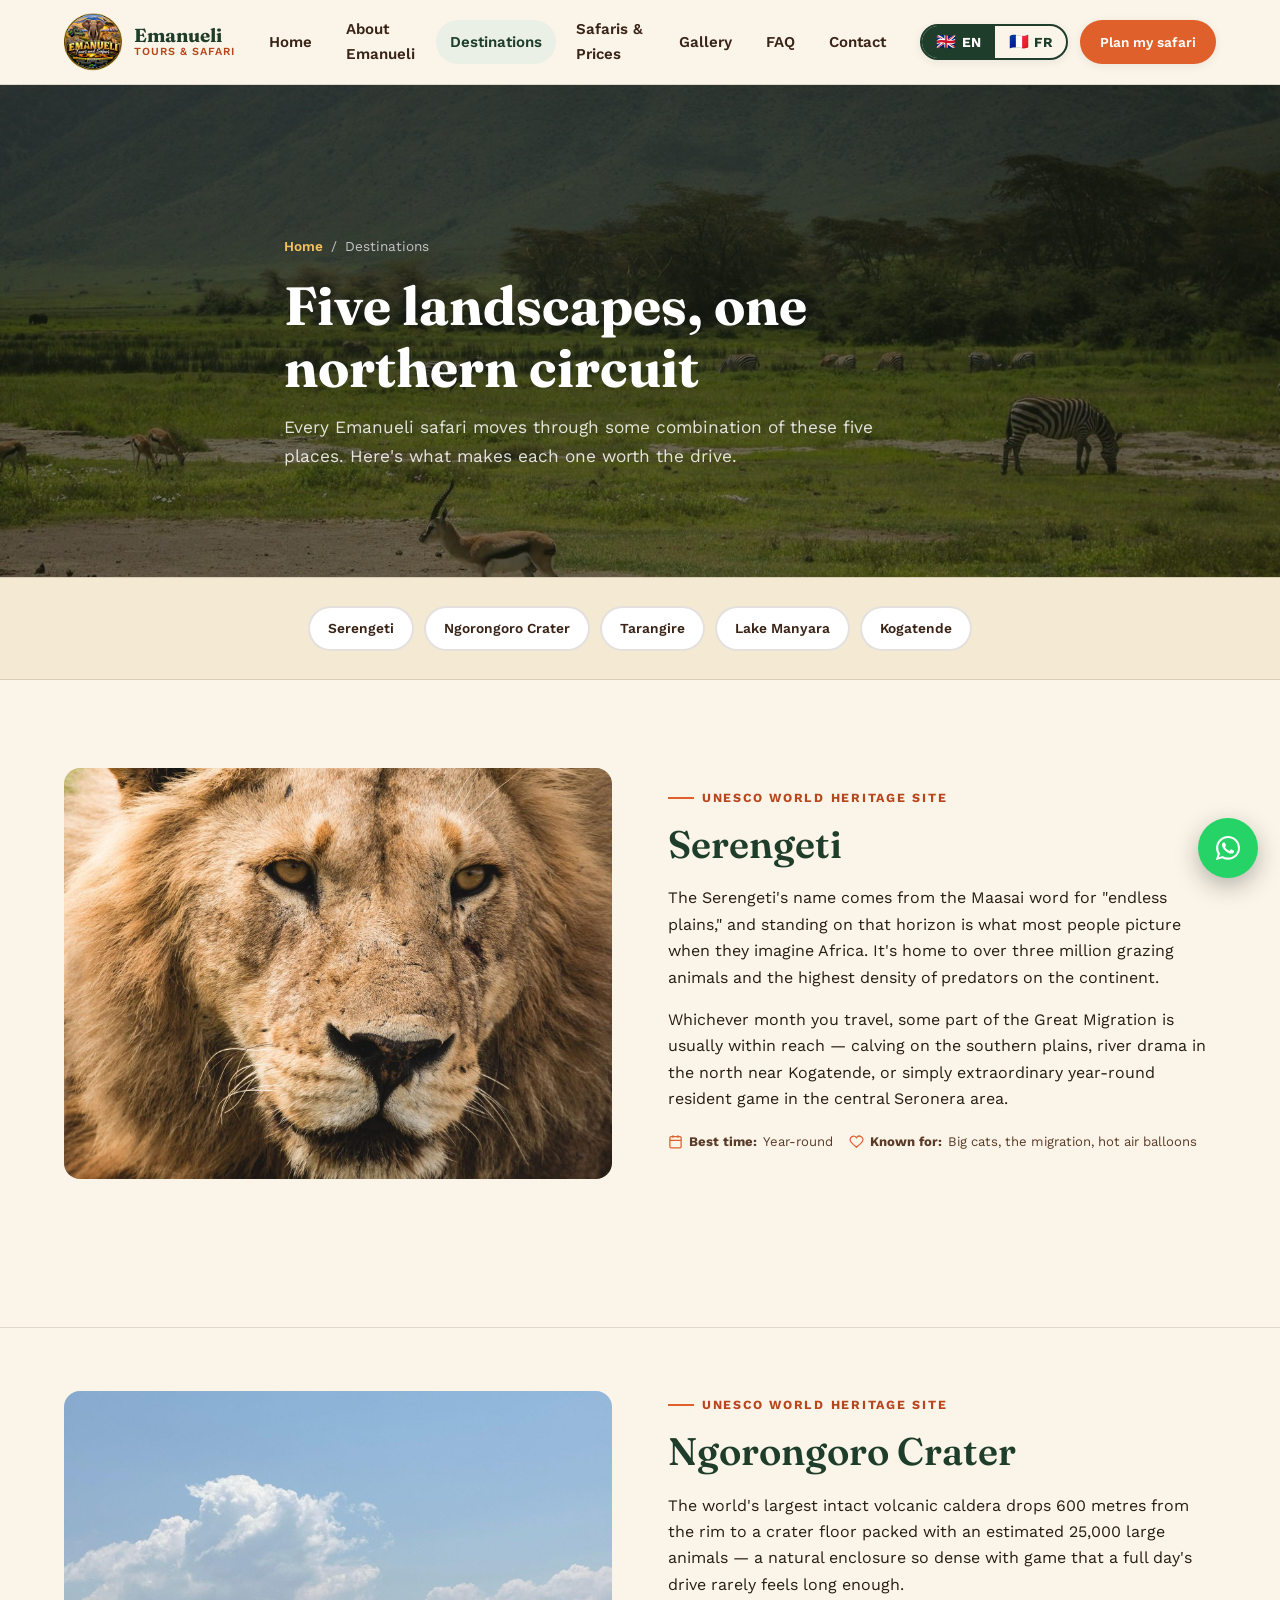
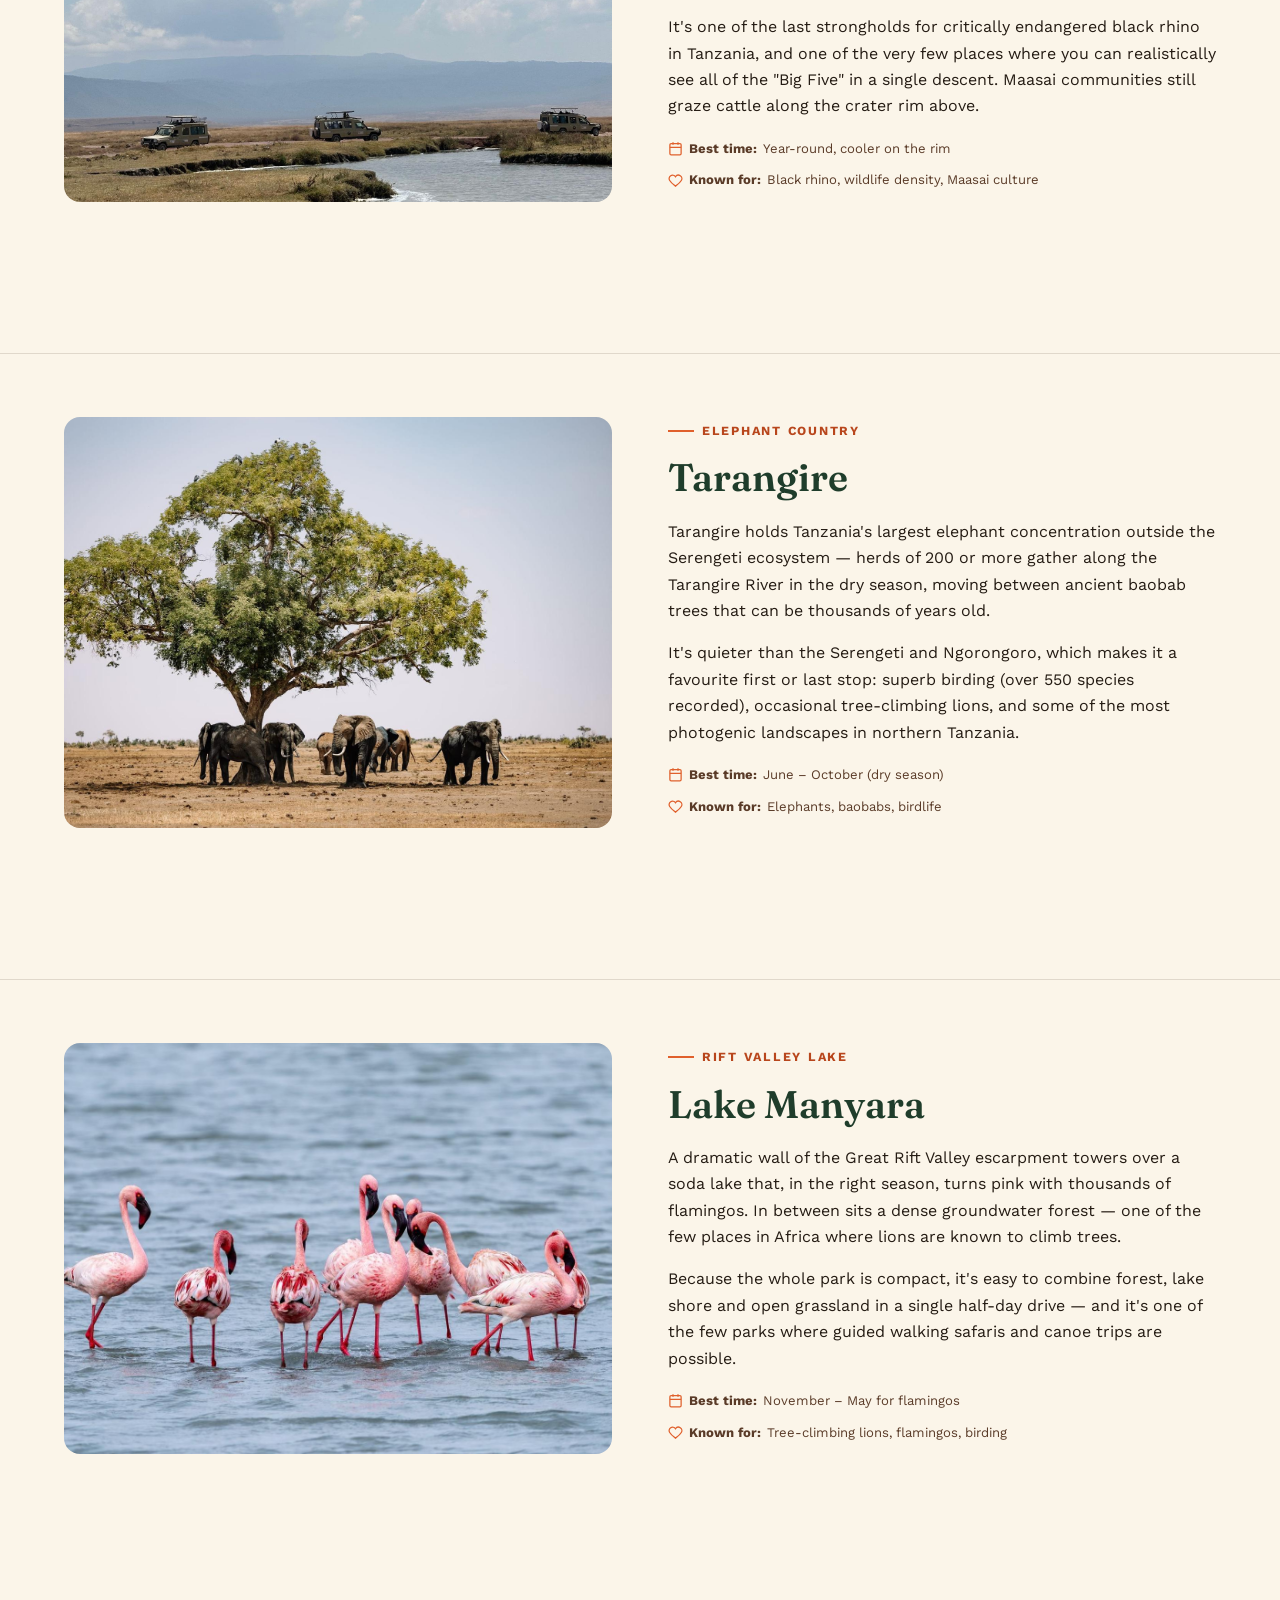
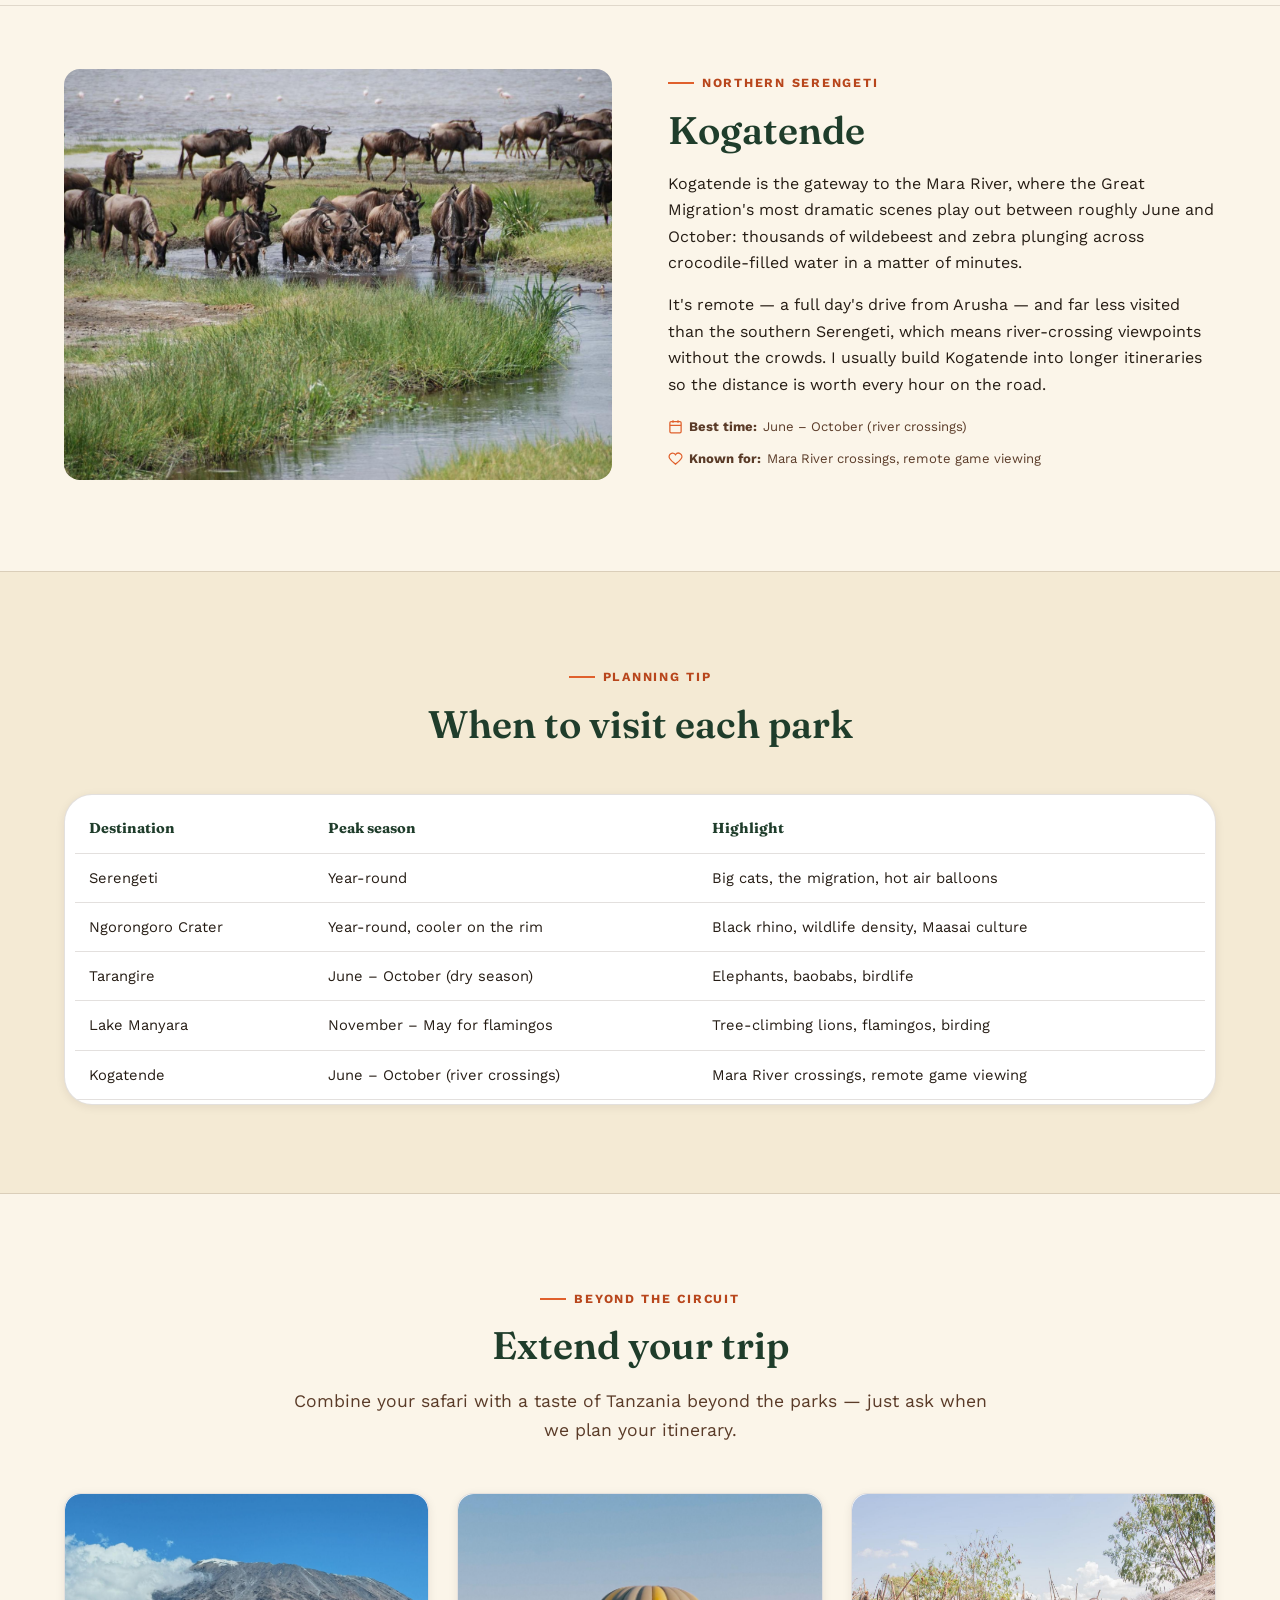
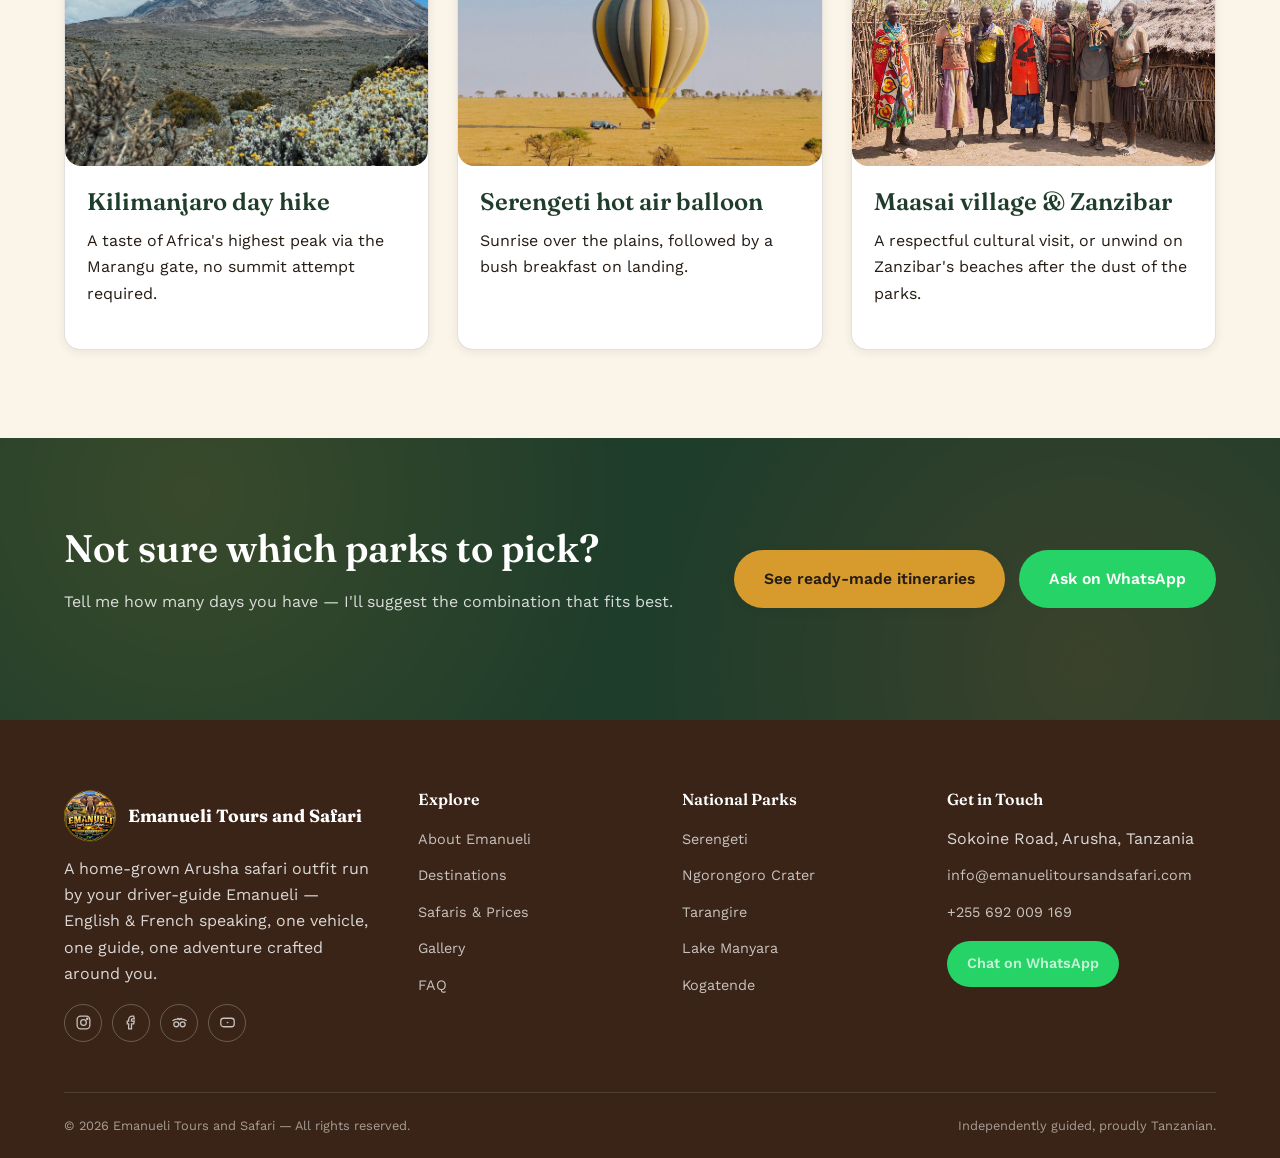
<file: destinations.html>
<!DOCTYPE html>
<html lang="en">
<head>
<meta charset="UTF-8">
<meta name="viewport" content="width=device-width, initial-scale=1.0">
<title>Destinations | Serengeti, Ngorongoro, Tarangire, Lake Manyara &amp; Kogatende</title>
<meta name="description" content="Explore the five northern Tanzania destinations Emanueli guides: the Serengeti, Ngorongoro Crater, Tarangire, Lake Manyara and Kogatende — wildlife, best time to visit and travel tips.">
<link rel="canonical" href="https://www.emanuelitoursandsafari.com/destinations.html">
<meta property="og:type" content="website">
<meta property="og:site_name" content="Emanueli Tours and Safari">
<meta property="og:title" content="Destinations | Emanueli Tours and Safari">
<meta property="og:description" content="Serengeti, Ngorongoro, Tarangire, Lake Manyara &amp; Kogatende — where every Emanueli safari travels.">
<meta property="og:image" content="assets/og-image.jpg">
<meta name="twitter:card" content="summary_large_image">
<link rel="icon" type="image/png" sizes="32x32" href="assets/favicon-32.png">
<link rel="icon" type="image/png" sizes="192x192" href="assets/favicon-192.png">
<link rel="apple-touch-icon" href="assets/apple-touch-icon.png">
<link rel="preconnect" href="https://fonts.googleapis.com">
<link rel="preconnect" href="https://fonts.gstatic.com" crossorigin>
<link href="https://fonts.googleapis.com/css2?family=Fraunces:opsz,wght@9..144,400;9..144,500;9..144,600;9..144,700&family=Work+Sans:wght@400;500;600;700&display=swap" rel="stylesheet">
<link rel="stylesheet" href="css/style.css">
</head>
<body data-title-en="Destinations | Emanueli Tours and Safari" data-title-fr="Destinations | Emanueli Tours and Safari">

<div id="site-header"></div>

<section class="page-hero">
  <div class="page-hero__bg"><div class="photo-slot">
    <img src="assets/images/destinations/ngorongoro-grassland.jpg" alt="Grassland landscape near the Ngorongoro highlands">
    <div class="photo-slot__placeholder"><svg viewBox="0 0 24 24" fill="none" stroke="currentColor" stroke-width="1.6"><rect x="3" y="3" width="18" height="18" rx="2"/><circle cx="8.5" cy="8.5" r="1.5"/><path d="M21 15l-5-5L5 21"/></svg><strong>Destinations</strong></div>
  </div></div>
  <div class="page-hero__scrim"></div>
  <div class="container page-hero__content">
    <div class="breadcrumbs"><a href="index.html" data-i18n="nav.home">Home</a><span>/</span><span data-i18n="nav.destinations">Destinations</span></div>
    <h1 data-i18n="dest.hero.title">Five landscapes, one northern circuit</h1>
    <p data-i18n="dest.hero.lede">Every Emanueli safari moves through some combination of these five places. Here's what makes each one worth the drive.</p>
  </div>
</section>

<!-- ============ QUICK NAV ============ -->
<section class="stripe" style="padding:28px 0;">
  <div class="container filter-bar" style="margin-bottom:0; justify-content:center;">
    <a href="#serengeti" class="filter-chip" data-i18n="parks.serengeti">Serengeti</a>
    <a href="#ngorongoro" class="filter-chip" data-i18n="parks.ngorongoro">Ngorongoro Crater</a>
    <a href="#tarangire" class="filter-chip" data-i18n="parks.tarangire">Tarangire</a>
    <a href="#manyara" class="filter-chip" data-i18n="parks.manyara">Lake Manyara</a>
    <a href="#kogatende" class="filter-chip" data-i18n="parks.kogatende">Kogatende</a>
  </div>
</section>

<!-- ============ SERENGETI ============ -->
<section id="serengeti">
  <div class="container grid grid-2" style="align-items:center; gap:56px;">
    <div class="reveal">
      <div class="photo-slot photo-slot--ratio-4-3"><img src="assets/images/wildlife/lion-serengeti.jpg" alt="Male lion resting in the Serengeti savanna"><div class="photo-slot__placeholder"><svg viewBox="0 0 24 24" fill="none" stroke="currentColor" stroke-width="1.6"><rect x="3" y="3" width="18" height="18" rx="2"/><circle cx="8.5" cy="8.5" r="1.5"/><path d="M21 15l-5-5L5 21"/></svg><strong>Serengeti</strong></div></div>
    </div>
    <div class="reveal">
      <span class="eyebrow" data-i18n="dest.serengeti.eyebrow">UNESCO World Heritage Site</span>
      <h2 data-i18n="parks.serengeti">Serengeti</h2>
      <p data-i18n="dest.serengeti.p1">The Serengeti's name comes from the Maasai word for "endless plains," and standing on that horizon is what most people picture when they imagine Africa. It's home to over three million grazing animals and the highest density of predators on the continent.</p>
      <p data-i18n="dest.serengeti.p2">Whichever month you travel, some part of the Great Migration is usually within reach — calving on the southern plains, river drama in the north near Kogatende, or simply extraordinary year-round resident game in the central Seronera area.</p>
      <div class="card__meta" style="margin-top:18px;">
        <span><svg viewBox="0 0 24 24" fill="none" stroke="currentColor" stroke-width="2"><rect x="3" y="4" width="18" height="18" rx="2"/><path d="M16 2v4M8 2v4M3 10h18"/></svg><b data-i18n="dest.bestTime">Best time:</b> <span data-i18n="dest.serengeti.time">Year-round</span></span>
        <span><svg viewBox="0 0 24 24" fill="none" stroke="currentColor" stroke-width="2"><path d="M12 21s-7-5.1-9.3-9A5.5 5.5 0 0 1 12 6a5.5 5.5 0 0 1 9.3 6c-2.3 3.9-9.3 9-9.3 9z"/></svg><b data-i18n="dest.knownFor">Known for:</b> <span data-i18n="dest.serengeti.known">Big cats, the migration, hot air balloons</span></span>
      </div>
    </div>
  </div>
</section>

<hr class="divider-line">

<!-- ============ NGORONGORO ============ -->
<section id="ngorongoro" style="padding-top:0;">
  <div class="container grid grid-2" style="align-items:center; gap:56px;">
    <div class="reveal" style="order:2;">
      <span class="eyebrow" data-i18n="dest.ngorongoro.eyebrow">UNESCO World Heritage Site</span>
      <h2 data-i18n="parks.ngorongoro">Ngorongoro Crater</h2>
      <p data-i18n="dest.ngorongoro.p1">The world's largest intact volcanic caldera drops 600 metres from the rim to a crater floor packed with an estimated 25,000 large animals — a natural enclosure so dense with game that a full day's drive rarely feels long enough.</p>
      <p data-i18n="dest.ngorongoro.p2">It's one of the last strongholds for critically endangered black rhino in Tanzania, and one of the very few places where you can realistically see all of the "Big Five" in a single descent. Maasai communities still graze cattle along the crater rim above.</p>
      <div class="card__meta" style="margin-top:18px;">
        <span><svg viewBox="0 0 24 24" fill="none" stroke="currentColor" stroke-width="2"><rect x="3" y="4" width="18" height="18" rx="2"/><path d="M16 2v4M8 2v4M3 10h18"/></svg><b data-i18n="dest.bestTime">Best time:</b> <span data-i18n="dest.ngorongoro.time">Year-round, cooler on the rim</span></span>
        <span><svg viewBox="0 0 24 24" fill="none" stroke="currentColor" stroke-width="2"><path d="M12 21s-7-5.1-9.3-9A5.5 5.5 0 0 1 12 6a5.5 5.5 0 0 1 9.3 6c-2.3 3.9-9.3 9-9.3 9z"/></svg><b data-i18n="dest.knownFor">Known for:</b> <span data-i18n="dest.ngorongoro.known">Black rhino, wildlife density, Maasai culture</span></span>
      </div>
    </div>
    <div class="reveal" style="order:1;">
      <div class="photo-slot photo-slot--ratio-4-3"><img src="assets/images/destinations/ngorongoro-crater-jeeps.jpg" alt="Safari jeeps on the Ngorongoro Crater floor"><div class="photo-slot__placeholder"><svg viewBox="0 0 24 24" fill="none" stroke="currentColor" stroke-width="1.6"><rect x="3" y="3" width="18" height="18" rx="2"/><circle cx="8.5" cy="8.5" r="1.5"/><path d="M21 15l-5-5L5 21"/></svg><strong>Ngorongoro</strong></div></div>
    </div>
  </div>
</section>

<hr class="divider-line">

<!-- ============ TARANGIRE ============ -->
<section id="tarangire" style="padding-top:0;">
  <div class="container grid grid-2" style="align-items:center; gap:56px;">
    <div class="reveal">
      <div class="photo-slot photo-slot--ratio-4-3"><img src="assets/images/wildlife/elephants-tarangire.jpg" alt="Elephant herd under a tree in Tarangire National Park"><div class="photo-slot__placeholder"><svg viewBox="0 0 24 24" fill="none" stroke="currentColor" stroke-width="1.6"><rect x="3" y="3" width="18" height="18" rx="2"/><circle cx="8.5" cy="8.5" r="1.5"/><path d="M21 15l-5-5L5 21"/></svg><strong>Tarangire</strong></div></div>
    </div>
    <div class="reveal">
      <span class="eyebrow" data-i18n="dest.tarangire.eyebrow">Elephant country</span>
      <h2 data-i18n="parks.tarangire">Tarangire</h2>
      <p data-i18n="dest.tarangire.p1">Tarangire holds Tanzania's largest elephant concentration outside the Serengeti ecosystem — herds of 200 or more gather along the Tarangire River in the dry season, moving between ancient baobab trees that can be thousands of years old.</p>
      <p data-i18n="dest.tarangire.p2">It's quieter than the Serengeti and Ngorongoro, which makes it a favourite first or last stop: superb birding (over 550 species recorded), occasional tree-climbing lions, and some of the most photogenic landscapes in northern Tanzania.</p>
      <div class="card__meta" style="margin-top:18px;">
        <span><svg viewBox="0 0 24 24" fill="none" stroke="currentColor" stroke-width="2"><rect x="3" y="4" width="18" height="18" rx="2"/><path d="M16 2v4M8 2v4M3 10h18"/></svg><b data-i18n="dest.bestTime">Best time:</b> <span data-i18n="dest.tarangire.time">June – October (dry season)</span></span>
        <span><svg viewBox="0 0 24 24" fill="none" stroke="currentColor" stroke-width="2"><path d="M12 21s-7-5.1-9.3-9A5.5 5.5 0 0 1 12 6a5.5 5.5 0 0 1 9.3 6c-2.3 3.9-9.3 9-9.3 9z"/></svg><b data-i18n="dest.knownFor">Known for:</b> <span data-i18n="dest.tarangire.known">Elephants, baobabs, birdlife</span></span>
      </div>
    </div>
  </div>
</section>

<hr class="divider-line">

<!-- ============ LAKE MANYARA ============ -->
<section id="manyara" style="padding-top:0;">
  <div class="container grid grid-2" style="align-items:center; gap:56px;">
    <div class="reveal" style="order:2;">
      <span class="eyebrow" data-i18n="dest.manyara.eyebrow">Rift Valley lake</span>
      <h2 data-i18n="parks.manyara">Lake Manyara</h2>
      <p data-i18n="dest.manyara.p1">A dramatic wall of the Great Rift Valley escarpment towers over a soda lake that, in the right season, turns pink with thousands of flamingos. In between sits a dense groundwater forest — one of the few places in Africa where lions are known to climb trees.</p>
      <p data-i18n="dest.manyara.p2">Because the whole park is compact, it's easy to combine forest, lake shore and open grassland in a single half-day drive — and it's one of the few parks where guided walking safaris and canoe trips are possible.</p>
      <div class="card__meta" style="margin-top:18px;">
        <span><svg viewBox="0 0 24 24" fill="none" stroke="currentColor" stroke-width="2"><rect x="3" y="4" width="18" height="18" rx="2"/><path d="M16 2v4M8 2v4M3 10h18"/></svg><b data-i18n="dest.bestTime">Best time:</b> <span data-i18n="dest.manyara.time">November – May for flamingos</span></span>
        <span><svg viewBox="0 0 24 24" fill="none" stroke="currentColor" stroke-width="2"><path d="M12 21s-7-5.1-9.3-9A5.5 5.5 0 0 1 12 6a5.5 5.5 0 0 1 9.3 6c-2.3 3.9-9.3 9-9.3 9z"/></svg><b data-i18n="dest.knownFor">Known for:</b> <span data-i18n="dest.manyara.known">Tree-climbing lions, flamingos, birding</span></span>
      </div>
    </div>
    <div class="reveal" style="order:1;">
      <div class="photo-slot photo-slot--ratio-4-3"><img src="assets/images/wildlife/flamingos-lake-manyara.jpg" alt="Flamingos wading on Lake Manyara"><div class="photo-slot__placeholder"><svg viewBox="0 0 24 24" fill="none" stroke="currentColor" stroke-width="1.6"><rect x="3" y="3" width="18" height="18" rx="2"/><circle cx="8.5" cy="8.5" r="1.5"/><path d="M21 15l-5-5L5 21"/></svg><strong>Lake Manyara</strong></div></div>
    </div>
  </div>
</section>

<hr class="divider-line">

<!-- ============ KOGATENDE ============ -->
<section id="kogatende" style="padding-top:0;">
  <div class="container grid grid-2" style="align-items:center; gap:56px;">
    <div class="reveal">
      <div class="photo-slot photo-slot--ratio-4-3"><img src="assets/images/wildlife/wildebeest-river-crossing.jpg" alt="Wildebeest crossing the Mara River near Kogatende"><div class="photo-slot__placeholder"><svg viewBox="0 0 24 24" fill="none" stroke="currentColor" stroke-width="1.6"><rect x="3" y="3" width="18" height="18" rx="2"/><circle cx="8.5" cy="8.5" r="1.5"/><path d="M21 15l-5-5L5 21"/></svg><strong>Kogatende</strong></div></div>
    </div>
    <div class="reveal">
      <span class="eyebrow" data-i18n="dest.kogatende.eyebrow">Northern Serengeti</span>
      <h2 data-i18n="parks.kogatende">Kogatende</h2>
      <p data-i18n="dest.kogatende.p1">Kogatende is the gateway to the Mara River, where the Great Migration's most dramatic scenes play out between roughly June and October: thousands of wildebeest and zebra plunging across crocodile-filled water in a matter of minutes.</p>
      <p data-i18n="dest.kogatende.p2">It's remote — a full day's drive from Arusha — and far less visited than the southern Serengeti, which means river-crossing viewpoints without the crowds. I usually build Kogatende into longer itineraries so the distance is worth every hour on the road.</p>
      <div class="card__meta" style="margin-top:18px;">
        <span><svg viewBox="0 0 24 24" fill="none" stroke="currentColor" stroke-width="2"><rect x="3" y="4" width="18" height="18" rx="2"/><path d="M16 2v4M8 2v4M3 10h18"/></svg><b data-i18n="dest.bestTime">Best time:</b> <span data-i18n="dest.kogatende.time">June – October (river crossings)</span></span>
        <span><svg viewBox="0 0 24 24" fill="none" stroke="currentColor" stroke-width="2"><path d="M12 21s-7-5.1-9.3-9A5.5 5.5 0 0 1 12 6a5.5 5.5 0 0 1 9.3 6c-2.3 3.9-9.3 9-9.3 9z"/></svg><b data-i18n="dest.knownFor">Known for:</b> <span data-i18n="dest.kogatende.known">Mara River crossings, remote game viewing</span></span>
      </div>
    </div>
  </div>
</section>

<!-- ============ BEST TIME TABLE ============ -->
<section class="stripe">
  <div class="container">
    <div class="section-head center reveal">
      <span class="eyebrow" data-i18n="dest.table.eyebrow">Planning tip</span>
      <h2 data-i18n="dest.table.title">When to visit each park</h2>
    </div>
    <div class="tour" style="margin-bottom:0;">
      <div style="overflow-x:auto; padding:10px 10px 4px;">
        <table class="price-table">
          <thead><tr>
            <th data-i18n="dest.table.h1">Destination</th>
            <th data-i18n="dest.table.h2">Peak season</th>
            <th data-i18n="dest.table.h3">Highlight</th>
          </tr></thead>
          <tbody>
            <tr><td data-i18n="parks.serengeti">Serengeti</td><td data-i18n="dest.serengeti.time">Year-round</td><td data-i18n="dest.serengeti.known">Big cats, the migration, hot air balloons</td></tr>
            <tr><td data-i18n="parks.ngorongoro">Ngorongoro Crater</td><td data-i18n="dest.ngorongoro.time">Year-round, cooler on the rim</td><td data-i18n="dest.ngorongoro.known">Black rhino, wildlife density, Maasai culture</td></tr>
            <tr><td data-i18n="parks.tarangire">Tarangire</td><td data-i18n="dest.tarangire.time">June – October (dry season)</td><td data-i18n="dest.tarangire.known">Elephants, baobabs, birdlife</td></tr>
            <tr><td data-i18n="parks.manyara">Lake Manyara</td><td data-i18n="dest.manyara.time">November – May for flamingos</td><td data-i18n="dest.manyara.known">Tree-climbing lions, flamingos, birding</td></tr>
            <tr><td data-i18n="parks.kogatende">Kogatende</td><td data-i18n="dest.kogatende.time">June – October (river crossings)</td><td data-i18n="dest.kogatende.known">Mara River crossings, remote game viewing</td></tr>
          </tbody>
        </table>
      </div>
    </div>
  </div>
</section>

<!-- ============ EXTEND YOUR TRIP ============ -->
<section>
  <div class="container">
    <div class="section-head center reveal">
      <span class="eyebrow" data-i18n="dest.extend.eyebrow">Beyond the circuit</span>
      <h2 data-i18n="dest.extend.title">Extend your trip</h2>
      <p class="lede" data-i18n="dest.extend.lede">Combine your safari with a taste of Tanzania beyond the parks — just ask when we plan your itinerary.</p>
    </div>
    <div class="grid grid-3">
      <div class="card reveal">
        <div class="photo-slot photo-slot--ratio-4-3"><img src="assets/images/destinations/kilimanjaro-view.jpg" alt="Mount Kilimanjaro summit view"><div class="photo-slot__placeholder"><svg viewBox="0 0 24 24" fill="none" stroke="currentColor" stroke-width="1.6"><rect x="3" y="3" width="18" height="18" rx="2"/><circle cx="8.5" cy="8.5" r="1.5"/><path d="M21 15l-5-5L5 21"/></svg><strong>Kilimanjaro</strong></div></div>
        <div class="card__body"><h3 data-i18n="dest.extend.c1t">Kilimanjaro day hike</h3><p data-i18n="dest.extend.c1d">A taste of Africa's highest peak via the Marangu gate, no summit attempt required.</p></div>
      </div>
      <div class="card reveal">
        <div class="photo-slot photo-slot--ratio-4-3"><img src="assets/images/destinations/hot-air-balloon-serengeti.jpg" alt="Hot air balloon over the Serengeti plains"><div class="photo-slot__placeholder"><svg viewBox="0 0 24 24" fill="none" stroke="currentColor" stroke-width="1.6"><rect x="3" y="3" width="18" height="18" rx="2"/><circle cx="8.5" cy="8.5" r="1.5"/><path d="M21 15l-5-5L5 21"/></svg><strong>Balloon safari</strong></div></div>
        <div class="card__body"><h3 data-i18n="dest.extend.c2t">Serengeti hot air balloon</h3><p data-i18n="dest.extend.c2d">Sunrise over the plains, followed by a bush breakfast on landing.</p></div>
      </div>
      <div class="card reveal">
        <div class="photo-slot photo-slot--ratio-4-3"><img src="assets/images/destinations/maasai-village.jpg" alt="Maasai village visit"><div class="photo-slot__placeholder"><svg viewBox="0 0 24 24" fill="none" stroke="currentColor" stroke-width="1.6"><rect x="3" y="3" width="18" height="18" rx="2"/><circle cx="8.5" cy="8.5" r="1.5"/><path d="M21 15l-5-5L5 21"/></svg><strong>Maasai village</strong></div></div>
        <div class="card__body"><h3 data-i18n="dest.extend.c3t">Maasai village &amp; Zanzibar</h3><p data-i18n="dest.extend.c3d">A respectful cultural visit, or unwind on Zanzibar's beaches after the dust of the parks.</p></div>
      </div>
    </div>
  </div>
</section>

<section class="band">
  <div class="container cta-row">
    <div>
      <h2 data-i18n="dest.cta.title">Not sure which parks to pick?</h2>
      <p data-i18n="dest.cta.desc">Tell me how many days you have — I'll suggest the combination that fits best.</p>
    </div>
    <div class="cta-row__actions">
      <a href="tours.html" class="btn btn-gold" data-i18n="dest.cta.btn1">See ready-made itineraries</a>
      <a href="#" class="btn btn-whatsapp" data-wa data-i18n="dest.cta.btn2">Ask on WhatsApp</a>
    </div>
  </div>
</section>

<div id="site-footer"></div>

<script src="js/config.js"></script>
<script src="js/fr-dict.js"></script>
<script src="js/i18n.js"></script>
<script src="js/main.js"></script>
<script src="js/partials.js"></script>
</body>
</html>
</file>
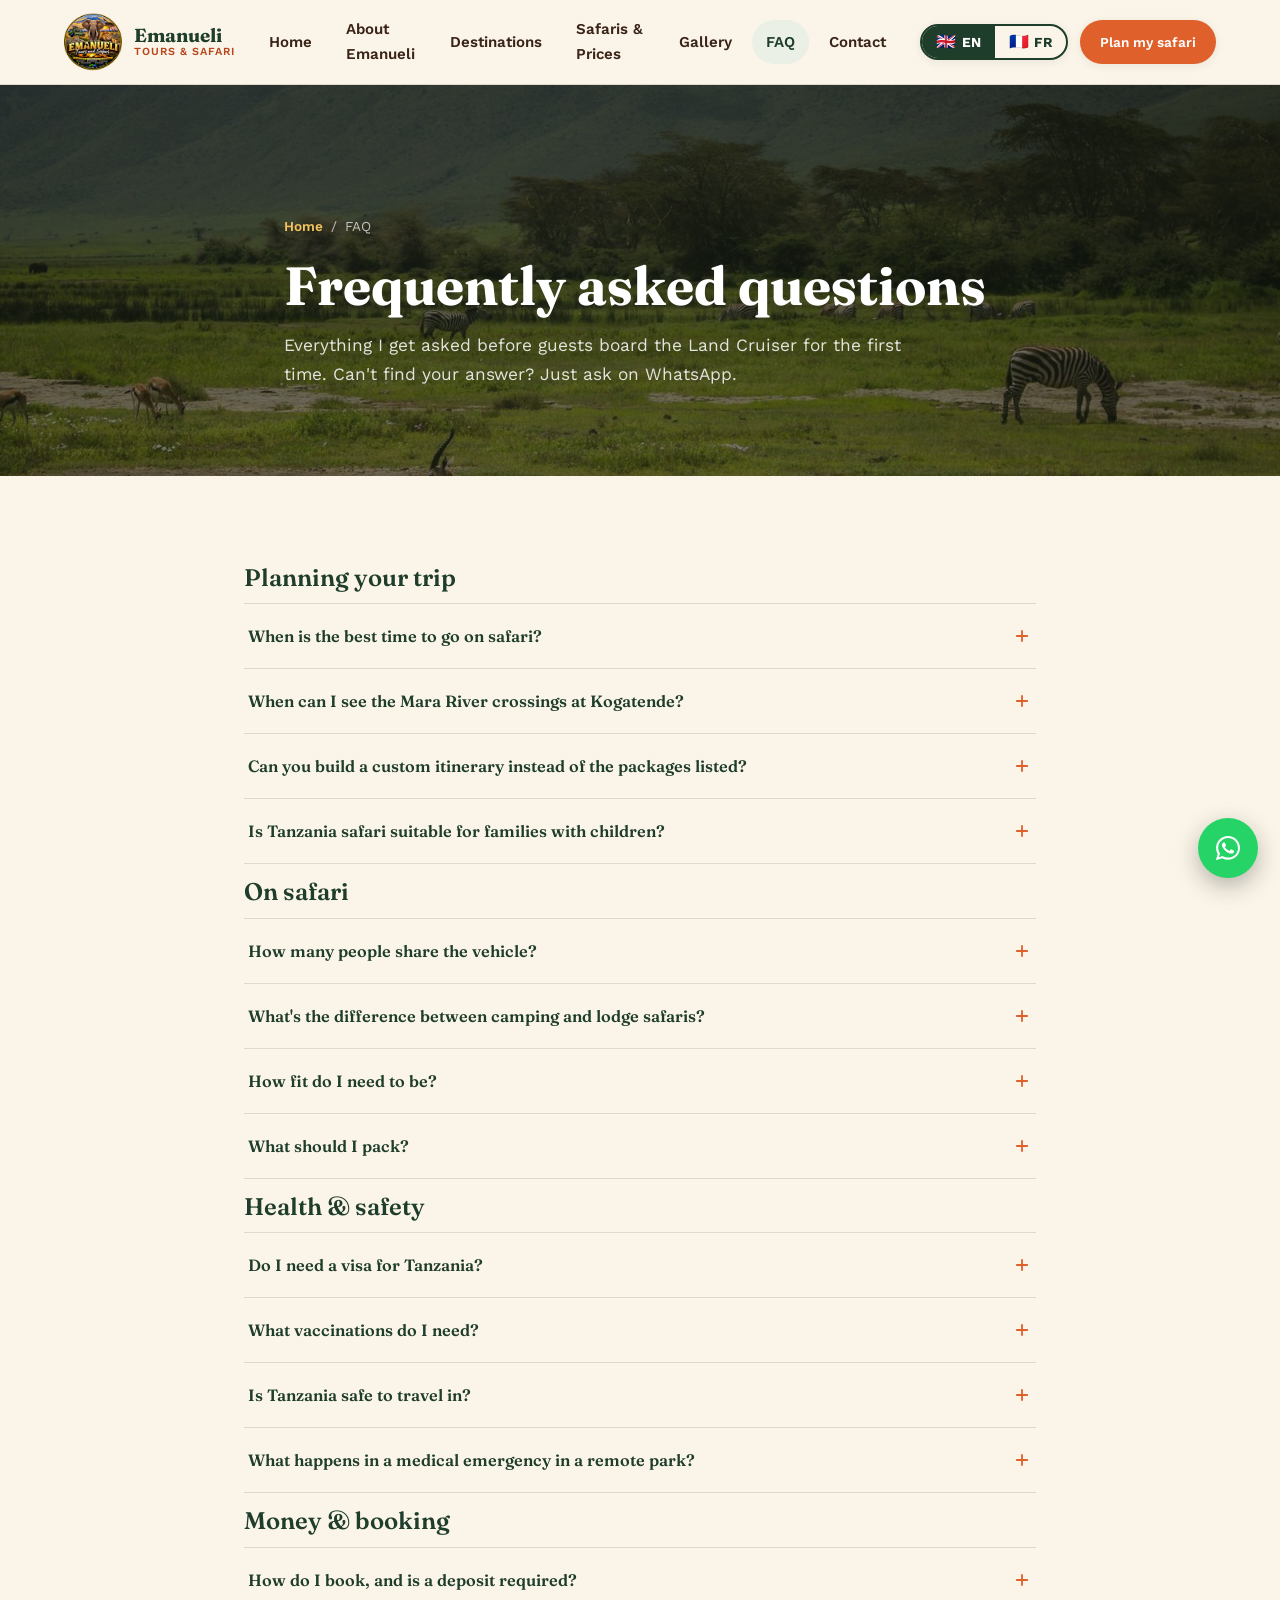
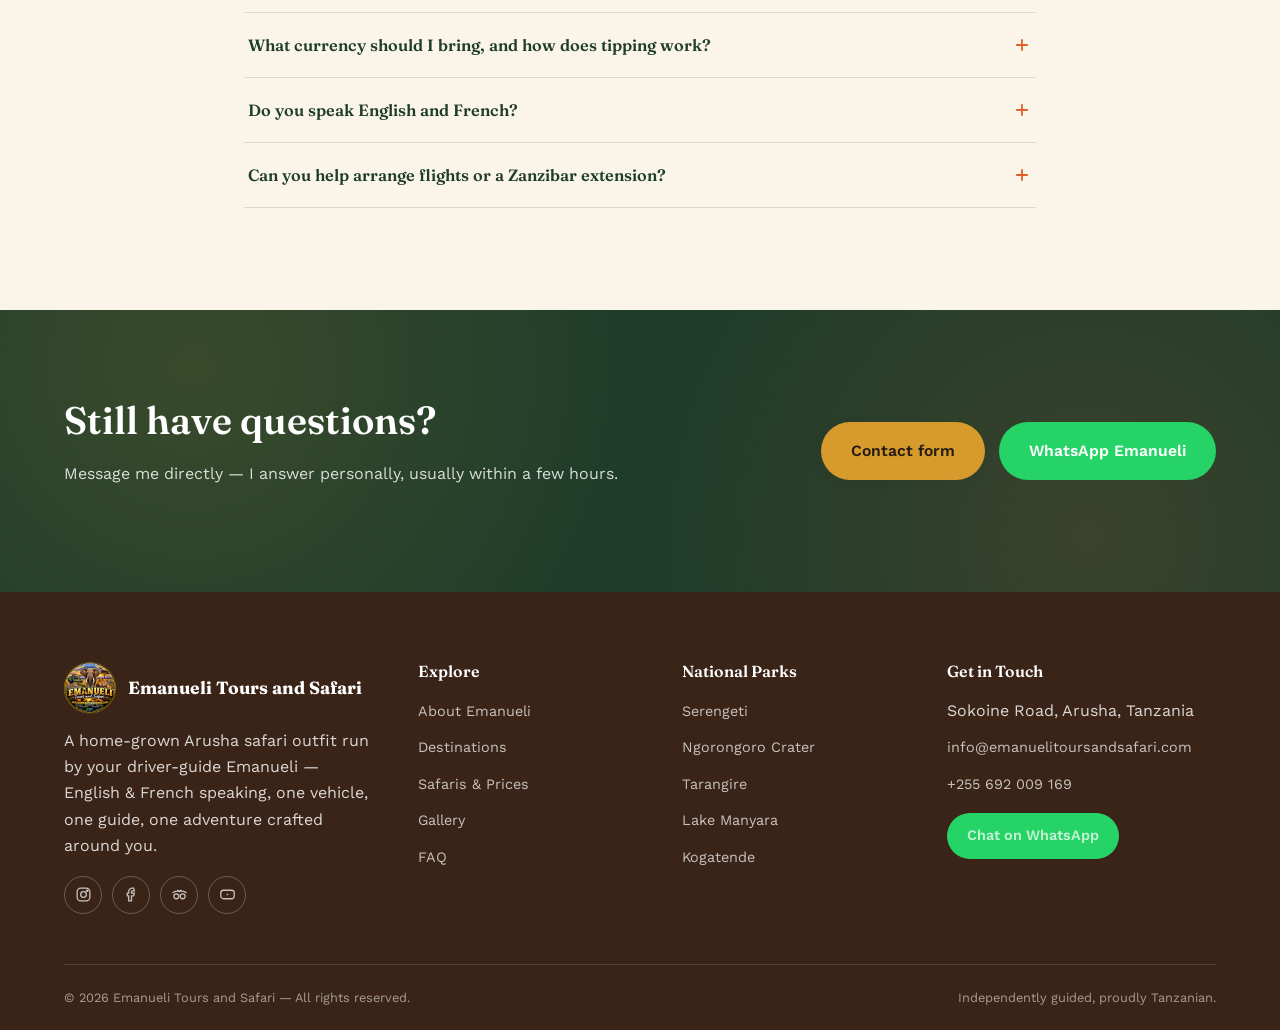
<file: faq.html>
<!DOCTYPE html>
<html lang="en">
<head>
<meta charset="UTF-8">
<meta name="viewport" content="width=device-width, initial-scale=1.0">
<title>FAQ | Emanueli Tours and Safari</title>
<meta name="description" content="Answers to common questions about Tanzania safaris: visas, vaccinations, safety, packing, pricing, payment and how to book with Emanueli Tours and Safari.">
<link rel="canonical" href="https://www.emanuelitoursandsafari.com/faq.html">
<meta property="og:type" content="website">
<meta property="og:site_name" content="Emanueli Tours and Safari">
<meta property="og:title" content="FAQ | Emanueli Tours and Safari">
<meta property="og:description" content="Everything you need to know before booking a Tanzania safari.">
<meta property="og:image" content="assets/og-image.jpg">
<meta name="twitter:card" content="summary_large_image">
<link rel="icon" type="image/png" sizes="32x32" href="assets/favicon-32.png">
<link rel="icon" type="image/png" sizes="192x192" href="assets/favicon-192.png">
<link rel="apple-touch-icon" href="assets/apple-touch-icon.png">
<link rel="preconnect" href="https://fonts.googleapis.com">
<link rel="preconnect" href="https://fonts.gstatic.com" crossorigin>
<link href="https://fonts.googleapis.com/css2?family=Fraunces:opsz,wght@9..144,400;9..144,500;9..144,600;9..144,700&family=Work+Sans:wght@400;500;600;700&display=swap" rel="stylesheet">
<link rel="stylesheet" href="css/style.css">
</head>
<body data-title-en="FAQ | Emanueli Tours and Safari" data-title-fr="FAQ | Emanueli Tours and Safari">

<div id="site-header"></div>

<section class="page-hero" style="padding:130px 0 70px;">
  <div class="page-hero__bg"><div class="photo-slot">
    <img src="assets/images/destinations/ngorongoro-grassland.jpg" alt="Grassland landscape near Ngorongoro">
    <div class="photo-slot__placeholder"><svg viewBox="0 0 24 24" fill="none" stroke="currentColor" stroke-width="1.6"><rect x="3" y="3" width="18" height="18" rx="2"/><circle cx="8.5" cy="8.5" r="1.5"/><path d="M21 15l-5-5L5 21"/></svg><strong>FAQ</strong></div>
  </div></div>
  <div class="page-hero__scrim"></div>
  <div class="container page-hero__content">
    <div class="breadcrumbs"><a href="index.html" data-i18n="nav.home">Home</a><span>/</span><span data-i18n="nav.faq">FAQ</span></div>
    <h1 data-i18n="faq.hero.title">Frequently asked questions</h1>
    <p data-i18n="faq.hero.lede">Everything I get asked before guests board the Land Cruiser for the first time. Can't find your answer? Just ask on WhatsApp.</p>
  </div>
</section>

<section>
  <div class="container" style="max-width:840px;">

    <div class="faq-cat reveal">
      <h3 data-i18n="faq.cat1">Planning your trip</h3>
      <div data-accordion-group>
        <div class="accordion-item">
          <button class="accordion-q"><span data-i18n="faq.q1">When is the best time to go on safari?</span><svg viewBox="0 0 24 24" fill="none" stroke="currentColor" stroke-width="2.2"><path d="M12 5v14M5 12h14"/></svg></button>
          <div class="accordion-a"><div class="accordion-a__inner" data-i18n="faq.a1">Northern Tanzania is a year-round destination. June to October (dry season) is best for Tarangire's elephant concentrations and Mara River crossings near Kogatende. December to March covers the migration's calving season on the southern Serengeti plains. The "green season" (April–May) is quieter, cheaper, and still excellent for general game viewing.</div></div>
        </div>
        <div class="accordion-item">
          <button class="accordion-q"><span data-i18n="faq.q2">When can I see the Mara River crossings at Kogatende?</span><svg viewBox="0 0 24 24" fill="none" stroke="currentColor" stroke-width="2.2"><path d="M12 5v14M5 12h14"/></svg></button>
          <div class="accordion-a"><div class="accordion-a__inner" data-i18n="faq.a2">Roughly June through October, though the migration follows rainfall, not a calendar — nothing is ever 100% guaranteed. I keep in close contact with other guides on the ground and time our Kogatende days for the best odds.</div></div>
        </div>
        <div class="accordion-item">
          <button class="accordion-q"><span data-i18n="faq.q3">Can you build a custom itinerary instead of the packages listed?</span><svg viewBox="0 0 24 24" fill="none" stroke="currentColor" stroke-width="2.2"><path d="M12 5v14M5 12h14"/></svg></button>
          <div class="accordion-a"><div class="accordion-a__inner" data-i18n="faq.a3">Always. Every package on this site is a starting template — tell me your dates, budget and priorities and I'll draft a day-by-day plan around them, at no extra charge.</div></div>
        </div>
        <div class="accordion-item">
          <button class="accordion-q"><span data-i18n="faq.q4">Is Tanzania safari suitable for families with children?</span><svg viewBox="0 0 24 24" fill="none" stroke="currentColor" stroke-width="2.2"><path d="M12 5v14M5 12h14"/></svg></button>
          <div class="accordion-a"><div class="accordion-a__inner" data-i18n="faq.a4">Yes — I regularly guide families, and children are usually captivated from the first elephant sighting. I can adjust drive lengths and pacing for younger travelers; some lodges also set minimum ages, which I'll flag when we plan your trip.</div></div>
        </div>
      </div>
    </div>

    <div class="faq-cat reveal">
      <h3 data-i18n="faq.cat2">On safari</h3>
      <div data-accordion-group>
        <div class="accordion-item">
          <button class="accordion-q"><span data-i18n="faq.q5">How many people share the vehicle?</span><svg viewBox="0 0 24 24" fill="none" stroke="currentColor" stroke-width="2.2"><path d="M12 5v14M5 12h14"/></svg></button>
          <div class="accordion-a"><div class="accordion-a__inner" data-i18n="faq.a5">Up to 6 guests per Land Cruiser, and I keep it smaller whenever possible so everyone gets a window seat and roof-hatch access. Private, exclusive-use vehicles are always available on request.</div></div>
        </div>
        <div class="accordion-item">
          <button class="accordion-q"><span data-i18n="faq.q6">What's the difference between camping and lodge safaris?</span><svg viewBox="0 0 24 24" fill="none" stroke="currentColor" stroke-width="2.2"><path d="M12 5v14M5 12h14"/></svg></button>
          <div class="accordion-a"><div class="accordion-a__inner" data-i18n="faq.a6">Lodge and tented-camp safaris put you in a fixed room or luxury tent with en-suite bathrooms and full service. Camping safaris use public campsites with shared facilities and mobile equipment — more adventurous, and significantly cheaper. Both use the exact same game drives and guiding.</div></div>
        </div>
        <div class="accordion-item">
          <button class="accordion-q"><span data-i18n="faq.q7">How fit do I need to be?</span><svg viewBox="0 0 24 24" fill="none" stroke="currentColor" stroke-width="2.2"><path d="M12 5v14M5 12h14"/></svg></button>
          <div class="accordion-a"><div class="accordion-a__inner" data-i18n="faq.a7">No special fitness is required for game drives — you spend the day seated or standing through the roof hatch. Optional add-ons like a Kilimanjaro day hike or walking safaris involve more effort, and I'll always describe what to expect beforehand.</div></div>
        </div>
        <div class="accordion-item">
          <button class="accordion-q"><span data-i18n="faq.q8">What should I pack?</span><svg viewBox="0 0 24 24" fill="none" stroke="currentColor" stroke-width="2.2"><path d="M12 5v14M5 12h14"/></svg></button>
          <div class="accordion-a"><div class="accordion-a__inner" data-i18n="faq.a8">Neutral-coloured clothing (avoid bright white and dark blue, which attract tsetse flies), a warm layer for early crater mornings, a hat, sunglasses, sunscreen, binoculars, and a camera with a spare battery — charging is available in the vehicle. I'll send a full packing list once your trip is confirmed.</div></div>
        </div>
      </div>
    </div>

    <div class="faq-cat reveal">
      <h3 data-i18n="faq.cat3">Health &amp; safety</h3>
      <div data-accordion-group>
        <div class="accordion-item">
          <button class="accordion-q"><span data-i18n="faq.q9">Do I need a visa for Tanzania?</span><svg viewBox="0 0 24 24" fill="none" stroke="currentColor" stroke-width="2.2"><path d="M12 5v14M5 12h14"/></svg></button>
          <div class="accordion-a"><div class="accordion-a__inner" data-i18n="faq.a9">Most nationalities need a visa, available on arrival or online in advance via the official Tanzania e-Visa portal. Requirements change from time to time, so please confirm with your embassy or the official government site before you travel.</div></div>
        </div>
        <div class="accordion-item">
          <button class="accordion-q"><span data-i18n="faq.q10">What vaccinations do I need?</span><svg viewBox="0 0 24 24" fill="none" stroke="currentColor" stroke-width="2.2"><path d="M12 5v14M5 12h14"/></svg></button>
          <div class="accordion-a"><div class="accordion-a__inner" data-i18n="faq.a10">A yellow fever certificate is required if you're arriving from a country with risk of transmission. Malaria prophylaxis is strongly recommended for this region. Please consult a travel health clinic or your doctor a few weeks before departure for personalized advice.</div></div>
        </div>
        <div class="accordion-item">
          <button class="accordion-q"><span data-i18n="faq.q11">Is Tanzania safe to travel in?</span><svg viewBox="0 0 24 24" fill="none" stroke="currentColor" stroke-width="2.2"><path d="M12 5v14M5 12h14"/></svg></button>
          <div class="accordion-a"><div class="accordion-a__inner" data-i18n="faq.a11">Northern Tanzania's safari circuit is visited by hundreds of thousands of travelers every year and is generally very safe. As with anywhere, use normal common-sense precautions in towns, and inside the parks I follow strict wildlife-distance and vehicle-safety protocols at all times.</div></div>
        </div>
        <div class="accordion-item">
          <button class="accordion-q"><span data-i18n="faq.q12">What happens in a medical emergency in a remote park?</span><svg viewBox="0 0 24 24" fill="none" stroke="currentColor" stroke-width="2.2"><path d="M12 5v14M5 12h14"/></svg></button>
          <div class="accordion-a"><div class="accordion-a__inner" data-i18n="faq.a12">The vehicle carries a first-aid kit and satellite communication for areas without mobile signal, and I'm in regular contact with park rangers and lodge staff. This is exactly why travel insurance with medical evacuation cover is a non-negotiable part of any booking.</div></div>
        </div>
      </div>
    </div>

    <div class="faq-cat reveal">
      <h3 data-i18n="faq.cat4">Money &amp; booking</h3>
      <div data-accordion-group>
        <div class="accordion-item">
          <button class="accordion-q"><span data-i18n="faq.q13">How do I book, and is a deposit required?</span><svg viewBox="0 0 24 24" fill="none" stroke="currentColor" stroke-width="2.2"><path d="M12 5v14M5 12h14"/></svg></button>
          <div class="accordion-a"><div class="accordion-a__inner" data-i18n="faq.a13">Message me your dates and group size, I'll confirm availability and send a written quote. A deposit (typically 30%) secures park permits and lodge bookings, with the balance due before your safari begins. Payment details are shared once your itinerary is confirmed.</div></div>
        </div>
        <div class="accordion-item">
          <button class="accordion-q"><span data-i18n="faq.q14">What currency should I bring, and how does tipping work?</span><svg viewBox="0 0 24 24" fill="none" stroke="currentColor" stroke-width="2.2"><path d="M12 5v14M5 12h14"/></svg></button>
          <div class="accordion-a"><div class="accordion-a__inner" data-i18n="faq.a14">US dollars (post-2009 bills, no marks or tears) are widely accepted for park-related payments; Tanzanian shillings are useful for small purchases. Tipping is optional but appreciated — a common guideline is around $15–20 per day for your guide, and similar for camp/lodge staff, adjusted to your experience.</div></div>
        </div>
        <div class="accordion-item">
          <button class="accordion-q"><span data-i18n="faq.q15">Do you speak English and French?</span><svg viewBox="0 0 24 24" fill="none" stroke="currentColor" stroke-width="2.2"><path d="M12 5v14M5 12h14"/></svg></button>
          <div class="accordion-a"><div class="accordion-a__inner" data-i18n="faq.a15">Yes, fluently in both, alongside my native Swahili — so your whole group is guided in the language you're most comfortable in, with no interpreter needed.</div></div>
        </div>
        <div class="accordion-item">
          <button class="accordion-q"><span data-i18n="faq.q16">Can you help arrange flights or a Zanzibar extension?</span><svg viewBox="0 0 24 24" fill="none" stroke="currentColor" stroke-width="2.2"><path d="M12 5v14M5 12h14"/></svg></button>
          <div class="accordion-a"><div class="accordion-a__inner" data-i18n="faq.a16">I can advise on domestic flight connections and put together a Zanzibar beach extension to follow your safari, working with trusted local partners on the island. Just mention it when we plan your trip.</div></div>
        </div>
      </div>
    </div>

  </div>
</section>

<section class="band">
  <div class="container cta-row">
    <div>
      <h2 data-i18n="faq.cta.title">Still have questions?</h2>
      <p data-i18n="faq.cta.desc">Message me directly — I answer personally, usually within a few hours.</p>
    </div>
    <div class="cta-row__actions">
      <a href="contact.html" class="btn btn-gold" data-i18n="faq.cta.btn1">Contact form</a>
      <a href="#" class="btn btn-whatsapp" data-wa data-i18n="faq.cta.btn2">WhatsApp Emanueli</a>
    </div>
  </div>
</section>

<div id="site-footer"></div>

<script src="js/config.js"></script>
<script src="js/fr-dict.js"></script>
<script src="js/i18n.js"></script>
<script src="js/main.js"></script>
<script src="js/partials.js"></script>
</body>
</html>
</file>
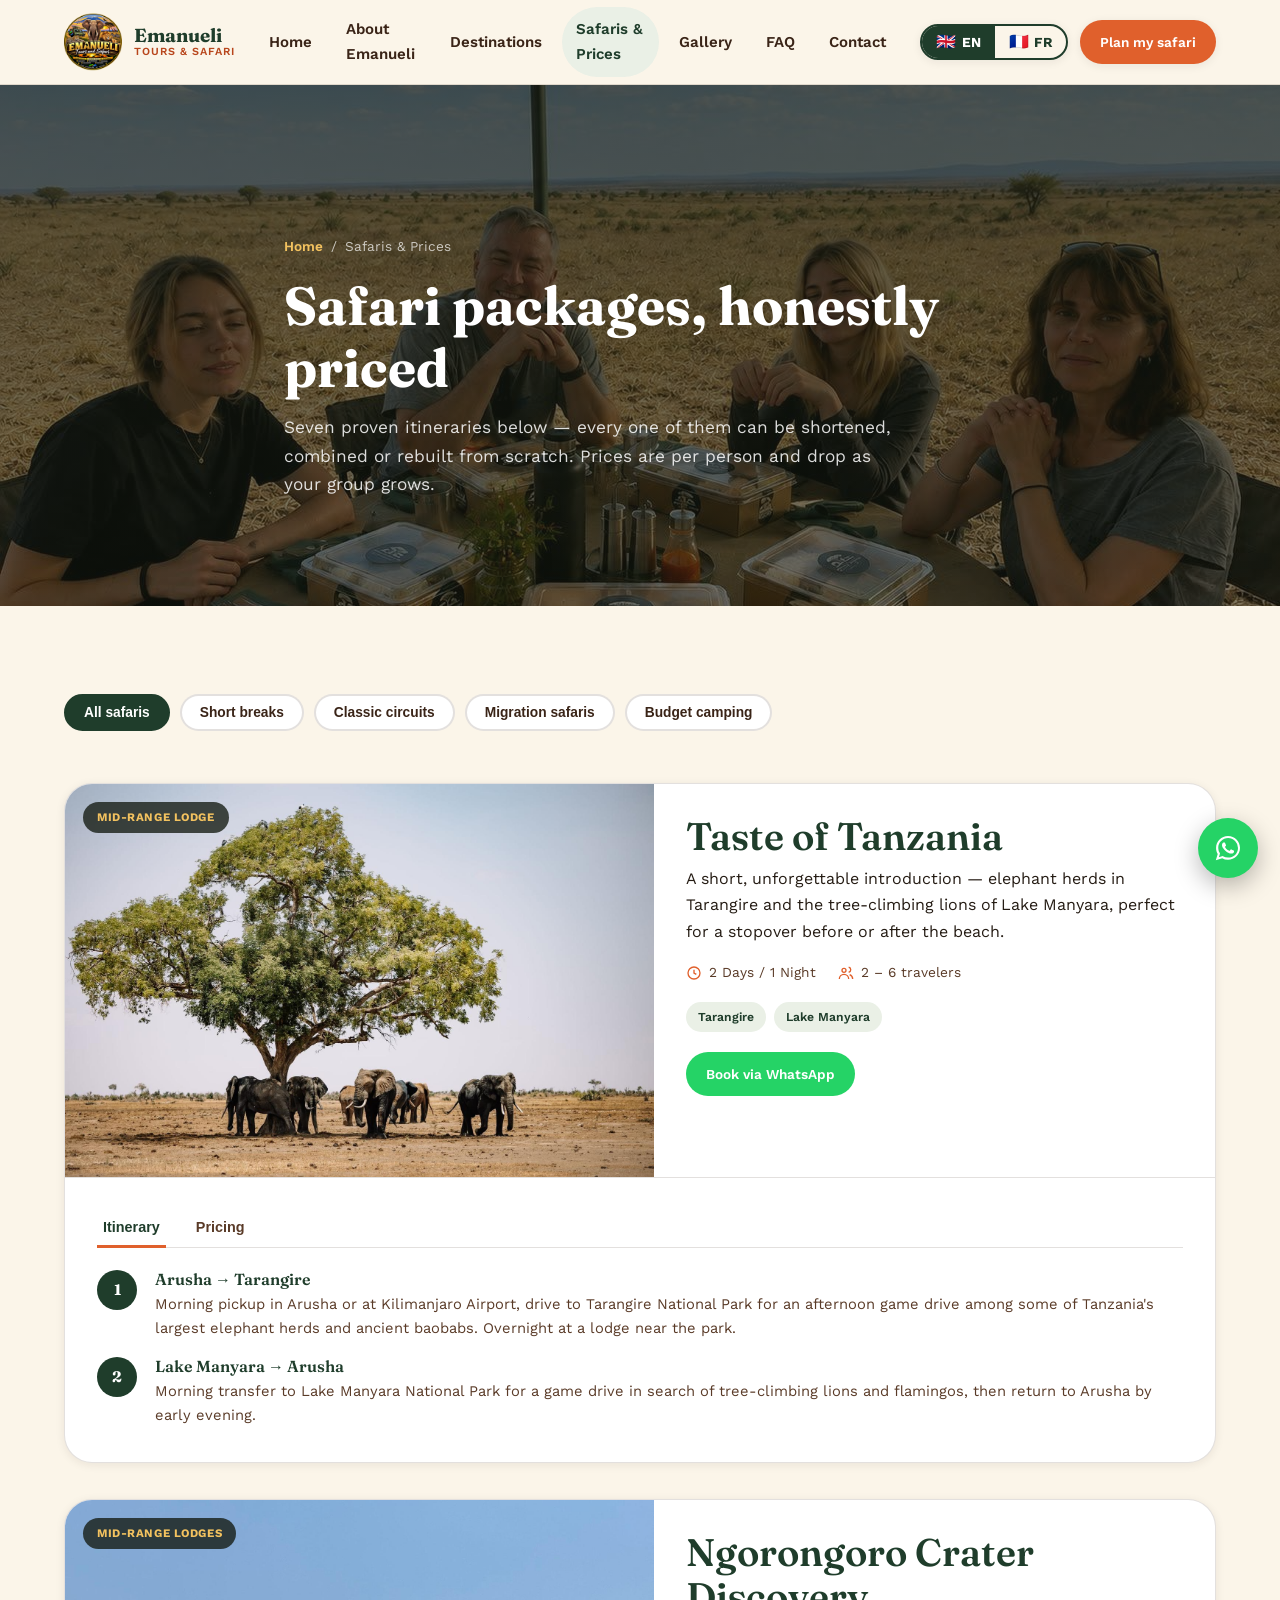
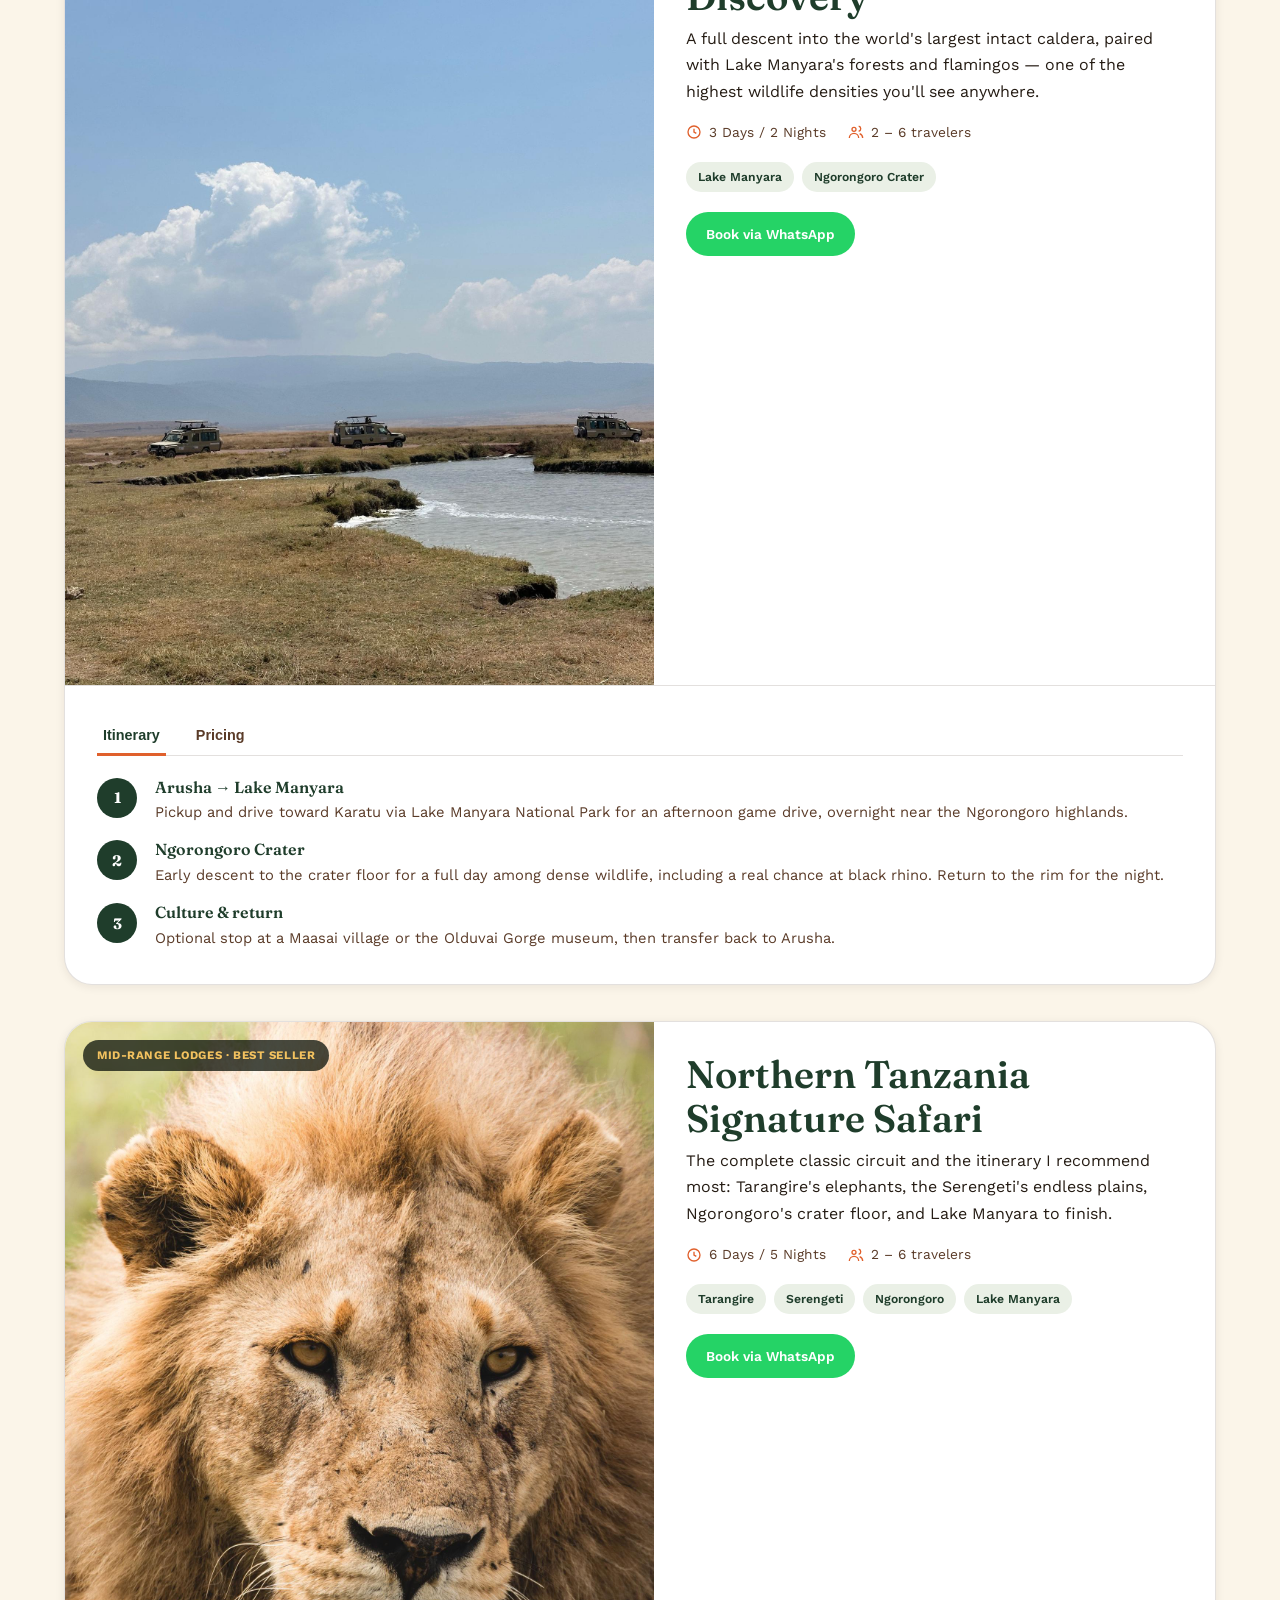
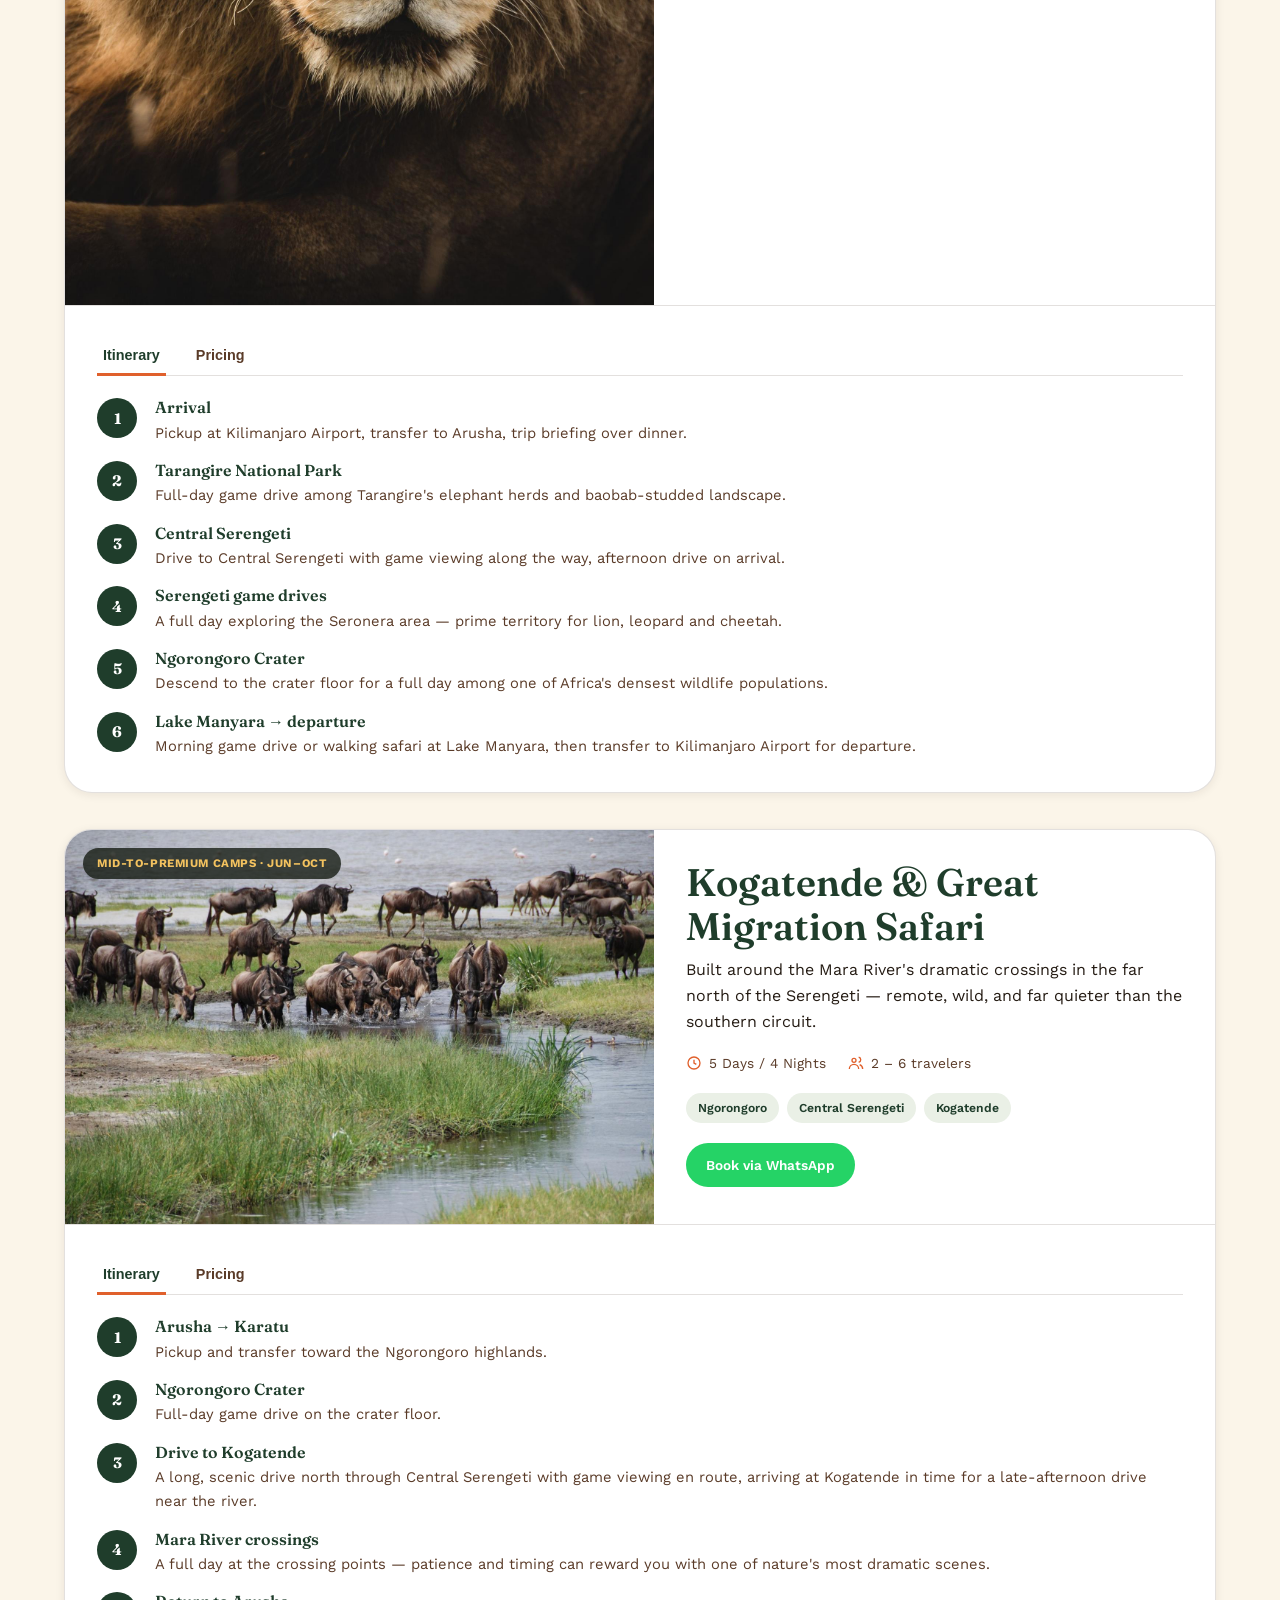
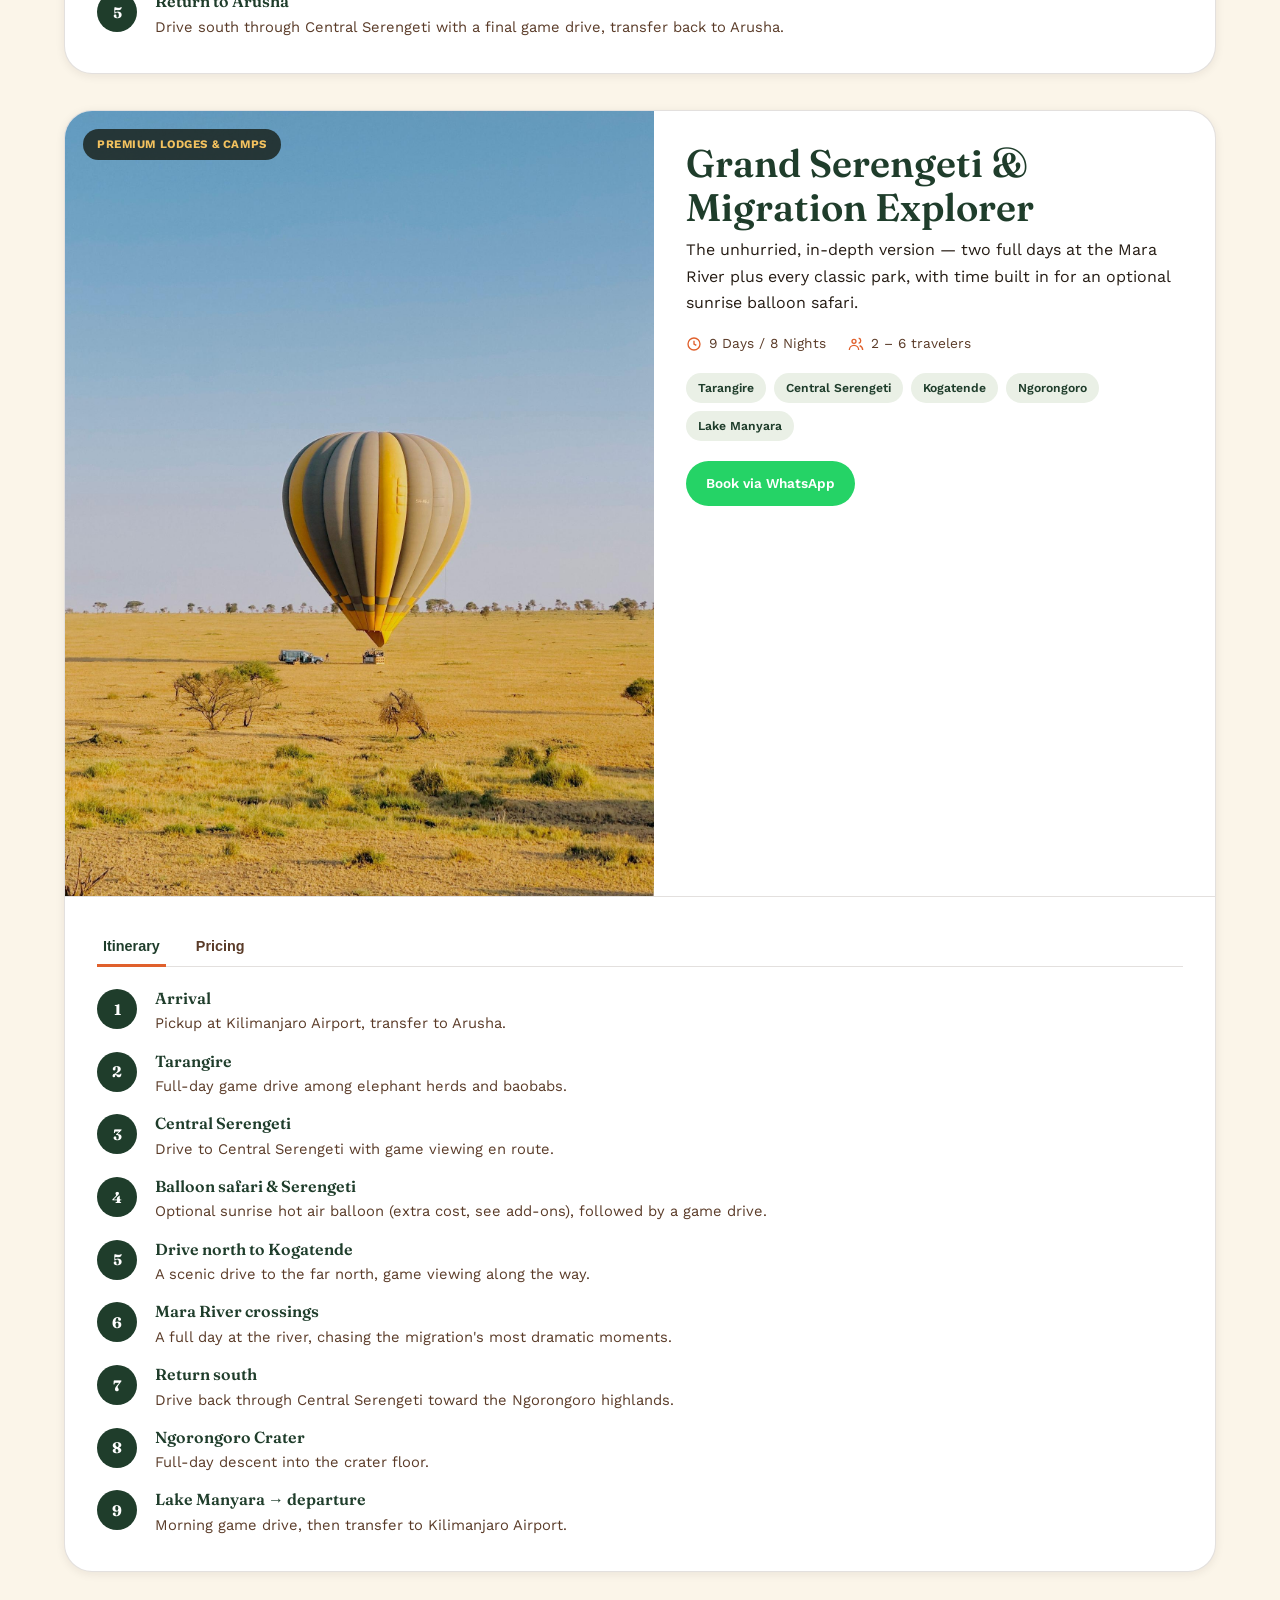
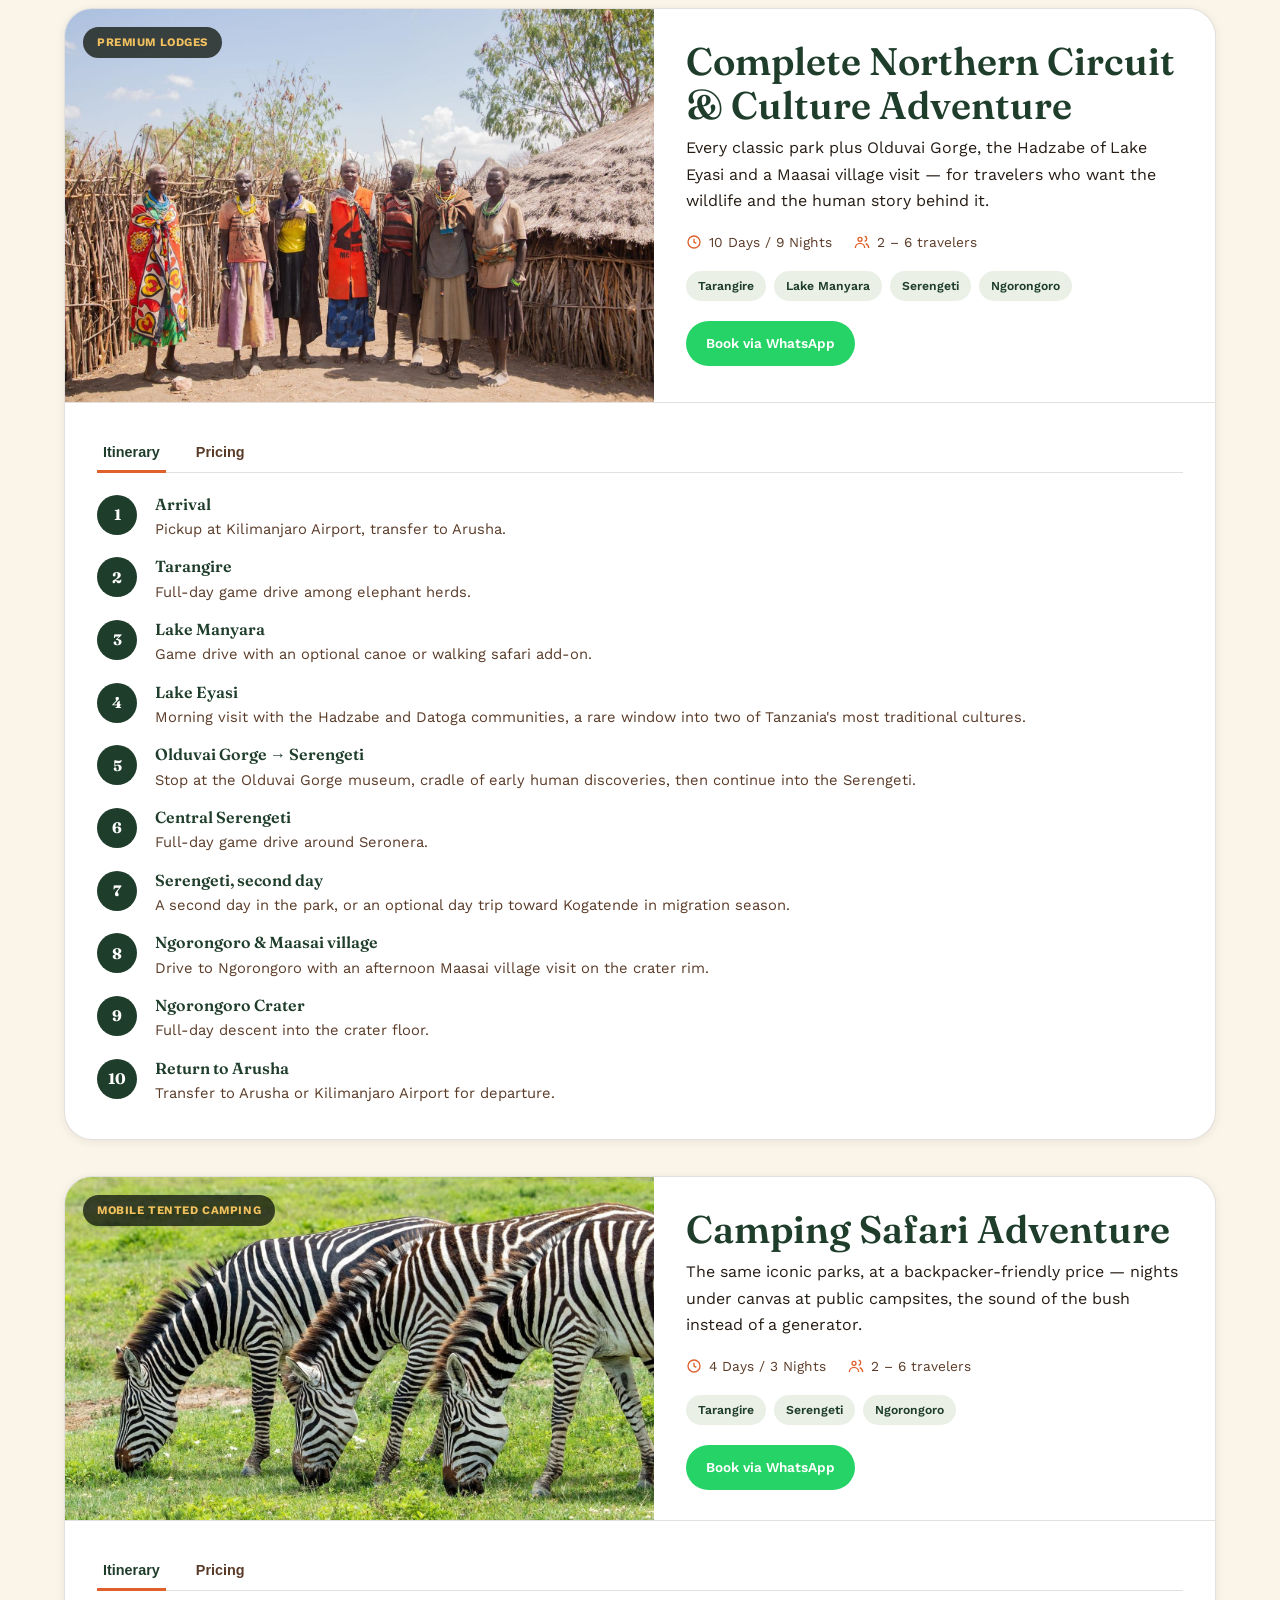
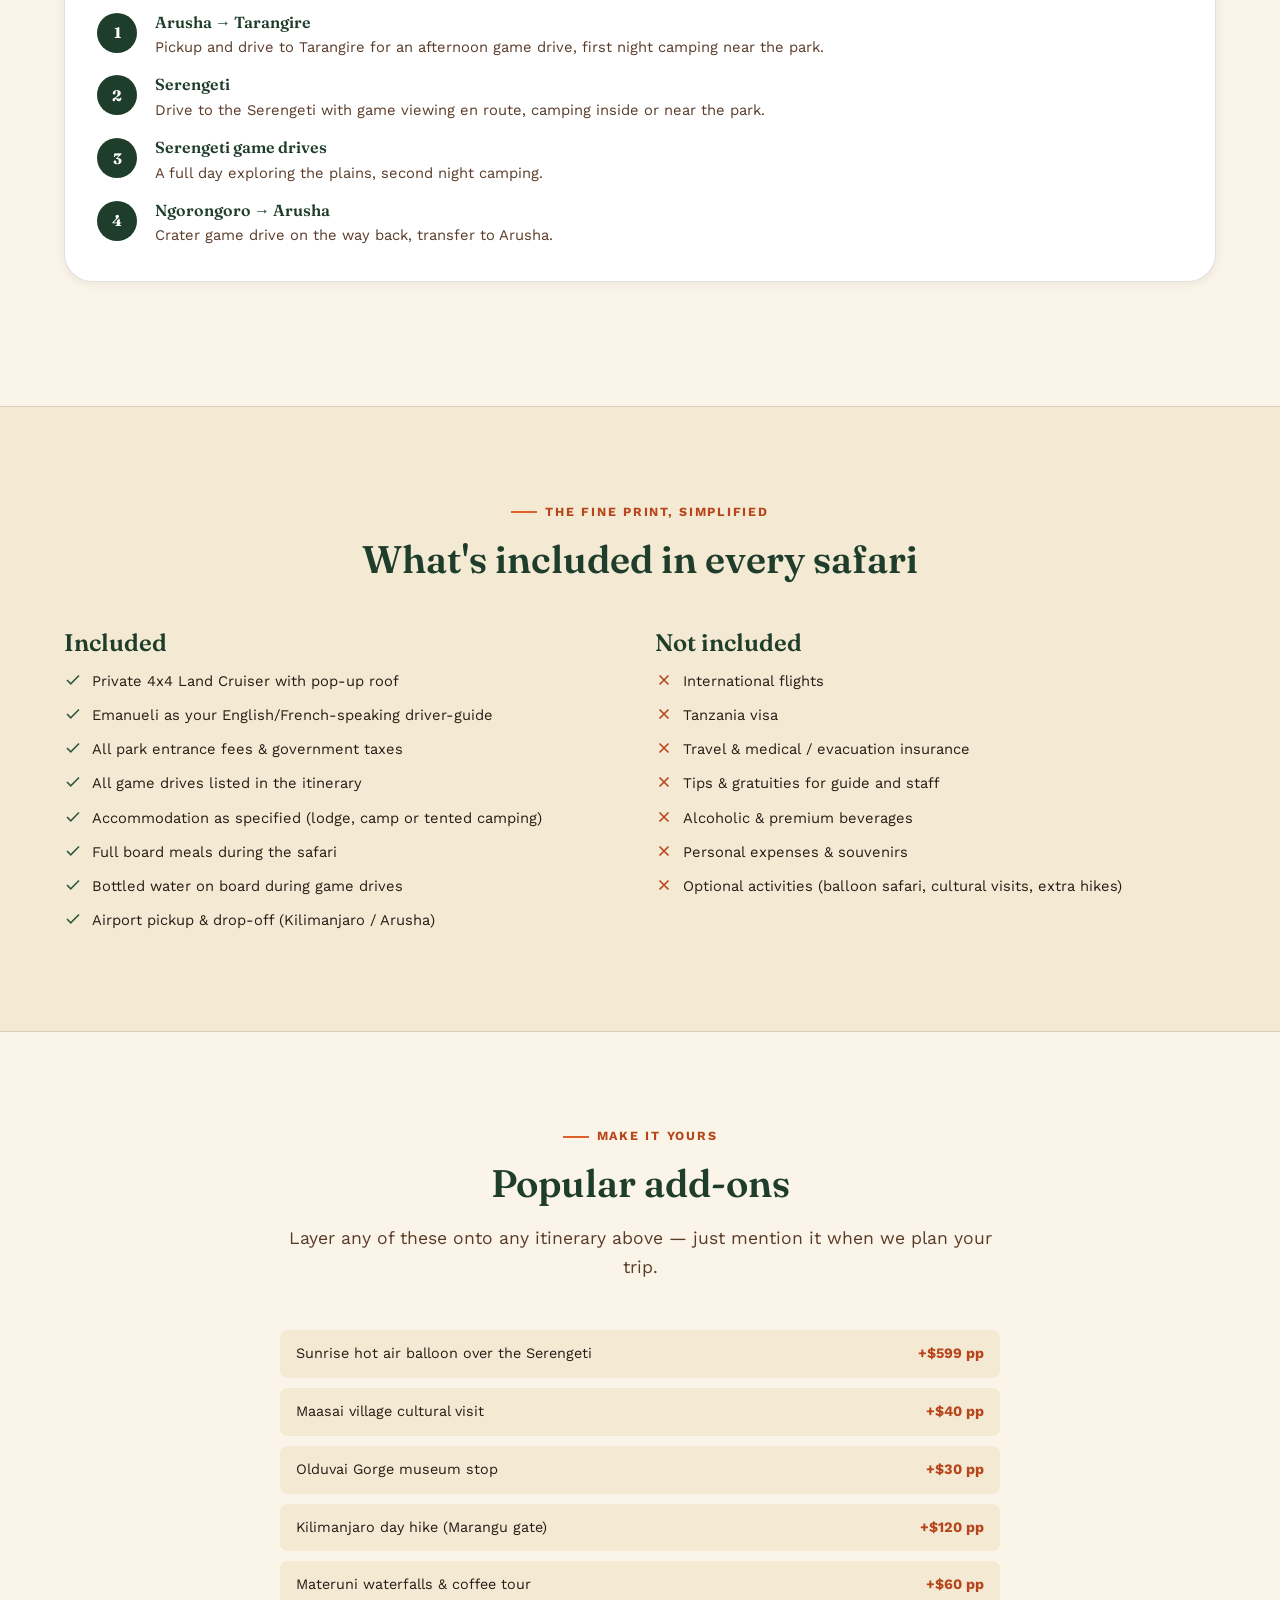
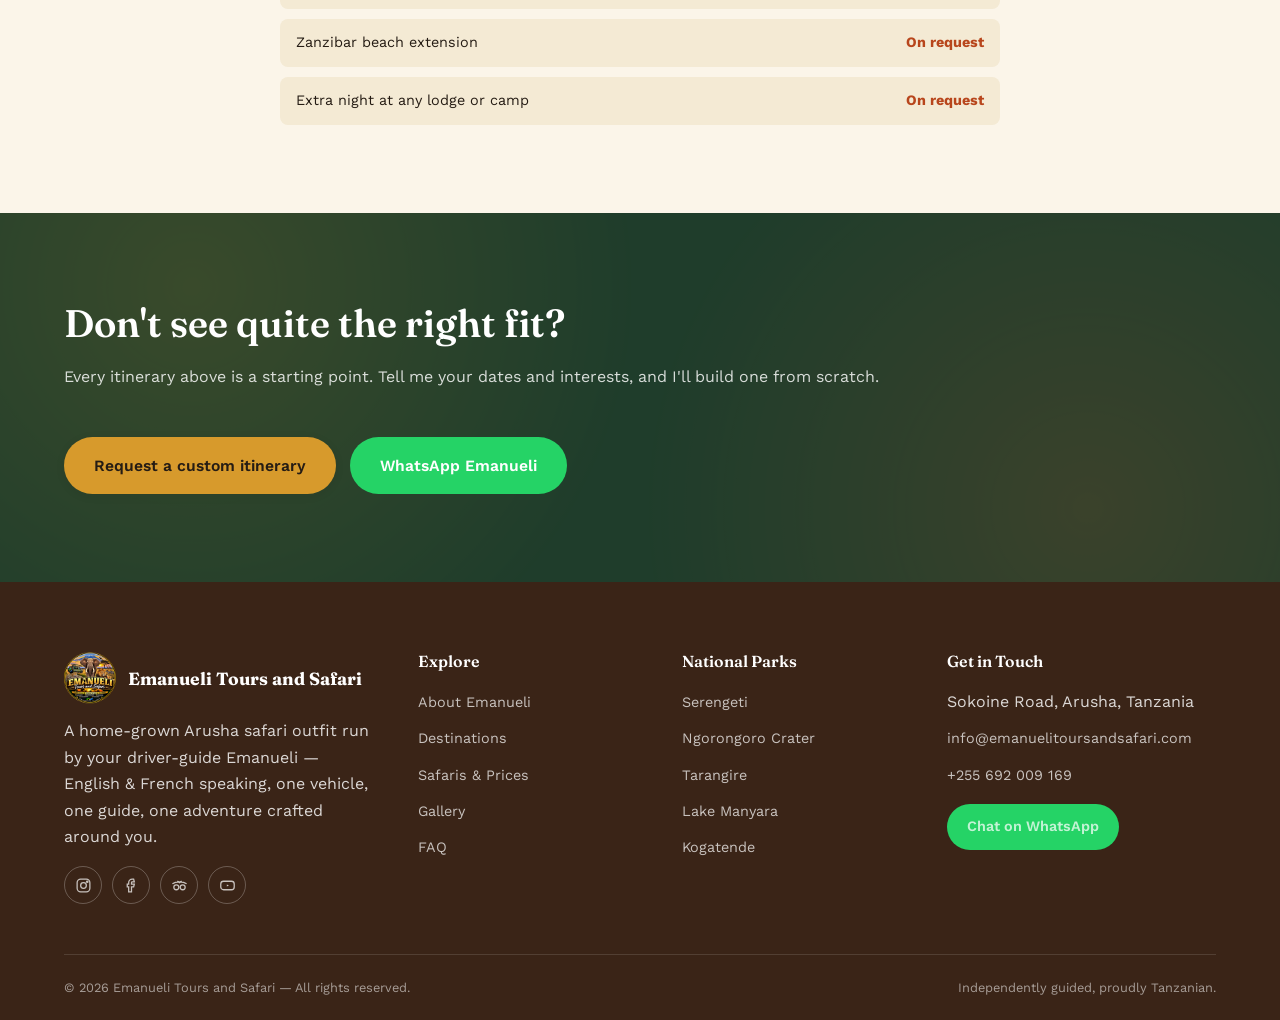
<file: tours.html>
<!DOCTYPE html>
<html lang="en">
<head>
<meta charset="UTF-8">
<meta name="viewport" content="width=device-width, initial-scale=1.0">
<title>Safari Packages &amp; Prices | Emanueli Tours and Safari</title>
<meta name="description" content="Tanzania safari packages from 2 to 10 days across the Serengeti, Ngorongoro, Tarangire, Lake Manyara and Kogatende — transparent per-person pricing, day-by-day itineraries, budget to premium.">
<link rel="canonical" href="https://www.emanuelitoursandsafari.com/tours.html">
<meta property="og:type" content="website">
<meta property="og:site_name" content="Emanueli Tours and Safari">
<meta property="og:title" content="Safari Packages &amp; Prices | Emanueli Tours and Safari">
<meta property="og:description" content="Transparent per-person pricing for 7 tailor-made Tanzania safari itineraries, budget to premium.">
<meta property="og:image" content="assets/og-image.jpg">
<meta name="twitter:card" content="summary_large_image">
<link rel="icon" type="image/png" sizes="32x32" href="assets/favicon-32.png">
<link rel="icon" type="image/png" sizes="192x192" href="assets/favicon-192.png">
<link rel="apple-touch-icon" href="assets/apple-touch-icon.png">
<link rel="preconnect" href="https://fonts.googleapis.com">
<link rel="preconnect" href="https://fonts.gstatic.com" crossorigin>
<link href="https://fonts.googleapis.com/css2?family=Fraunces:opsz,wght@9..144,400;9..144,500;9..144,600;9..144,700&family=Work+Sans:wght@400;500;600;700&display=swap" rel="stylesheet">
<link rel="stylesheet" href="css/style.css">
</head>
<body data-title-en="Safari Packages &amp; Prices | Emanueli Tours and Safari" data-title-fr="Safaris &amp; Tarifs | Emanueli Tours and Safari">

<div id="site-header"></div>

<section class="page-hero">
  <div class="page-hero__bg"><div class="photo-slot">
    <img src="assets/images/clients/family-serengeti-picnic.jpg" alt="Family enjoying a bush lunch on safari in the Serengeti">
    <div class="photo-slot__placeholder"><svg viewBox="0 0 24 24" fill="none" stroke="currentColor" stroke-width="1.6"><rect x="3" y="3" width="18" height="18" rx="2"/><circle cx="8.5" cy="8.5" r="1.5"/><path d="M21 15l-5-5L5 21"/></svg><strong>Safari packages</strong></div>
  </div></div>
  <div class="page-hero__scrim"></div>
  <div class="container page-hero__content">
    <div class="breadcrumbs"><a href="index.html" data-i18n="nav.home">Home</a><span>/</span><span data-i18n="nav.tours">Safaris &amp; Prices</span></div>
    <h1 data-i18n="tours.hero.title">Safari packages, honestly priced</h1>
    <p data-i18n="tours.hero.lede">Seven proven itineraries below — every one of them can be shortened, combined or rebuilt from scratch. Prices are per person and drop as your group grows.</p>
  </div>
</section>

<section style="padding-bottom:0;">
  <div class="container">
    <div class="filter-bar" data-filter-target=".tour">
      <button class="filter-chip active" data-filter="all" data-i18n="tours.filter.all">All safaris</button>
      <button class="filter-chip" data-filter="short" data-i18n="tours.filter.short">Short breaks</button>
      <button class="filter-chip" data-filter="classic" data-i18n="tours.filter.classic">Classic circuits</button>
      <button class="filter-chip" data-filter="migration" data-i18n="tours.filter.migration">Migration safaris</button>
      <button class="filter-chip" data-filter="budget" data-i18n="tours.filter.budget">Budget camping</button>
    </div>
  </div>
</section>

<section style="padding-top:12px;">
  <div class="container">

    <!-- ===== 1. TASTE OF TANZANIA ===== -->
    <div class="tour reveal" id="taste-of-tanzania" data-category="short">
      <div class="tour__top">
        <div class="tour__media">
          <span class="tour__level" data-i18n="tours.p1.level">Mid-range lodge</span>
          <div class="photo-slot"><img src="assets/images/wildlife/elephants-tarangire.jpg" alt="Elephants in Tarangire National Park"><div class="photo-slot__placeholder"><svg viewBox="0 0 24 24" fill="none" stroke="currentColor" stroke-width="1.6"><rect x="3" y="3" width="18" height="18" rx="2"/><circle cx="8.5" cy="8.5" r="1.5"/><path d="M21 15l-5-5L5 21"/></svg><strong>Taste of Tanzania</strong></div></div>
        </div>
        <div class="tour__info">
          <h2 data-i18n="tours.p1.title">Taste of Tanzania</h2>
          <p data-i18n="tours.p1.desc">A short, unforgettable introduction — elephant herds in Tarangire and the tree-climbing lions of Lake Manyara, perfect for a stopover before or after the beach.</p>
          <div class="tour__meta">
            <span><svg viewBox="0 0 24 24" fill="none" stroke="currentColor" stroke-width="2"><circle cx="12" cy="12" r="9"/><path d="M12 7v5l3.5 2"/></svg><span data-i18n="tours.p1.duration">2 Days / 1 Night</span></span>
            <span><svg viewBox="0 0 24 24" fill="none" stroke="currentColor" stroke-width="2"><circle cx="9" cy="8" r="3"/><path d="M2 21c0-3.9 3.1-7 7-7s7 3.1 7 7M16 3.1a4 4 0 0 1 0 7.8M22 21c0-2.9-1.9-5.3-4.5-6.4"/></svg><span data-i18n="tours.groupSize">2 – 6 travelers</span></span>
          </div>
          <div class="tour__parks">
            <span data-i18n="parks.tarangire">Tarangire</span>
            <span data-i18n="parks.manyara">Lake Manyara</span>
          </div>
          <div class="tour__actions">
            <a href="#" class="btn btn-whatsapp btn-sm" data-wa data-wa-en="Hello Emanueli! I'd like to book the Taste of Tanzania (2 days) safari." data-wa-fr="Bonjour Emanueli ! Je souhaite réserver le safari Taste of Tanzania (2 jours)." data-i18n="tours.bookBtn">Book via WhatsApp</a>
          </div>
        </div>
      </div>
      <div class="tour__body">
        <div class="tour__tabs">
          <button class="tour__tab active" data-tab="p1-itin" data-i18n="tours.tab.itin">Itinerary</button>
          <button class="tour__tab" data-tab="p1-price" data-i18n="tours.tab.price">Pricing</button>
        </div>
        <div class="tour__panel active" id="p1-itin">
          <div class="itinerary">
            <div class="itinerary__day"><b class="num">1</b><div><h4 data-i18n="tours.p1.day1t">Arusha → Tarangire</h4><p data-i18n="tours.p1.day1d">Morning pickup in Arusha or at Kilimanjaro Airport, drive to Tarangire National Park for an afternoon game drive among some of Tanzania's largest elephant herds and ancient baobabs. Overnight at a lodge near the park.</p></div></div>
            <div class="itinerary__day"><b class="num">2</b><div><h4 data-i18n="tours.p1.day2t">Lake Manyara → Arusha</h4><p data-i18n="tours.p1.day2d">Morning transfer to Lake Manyara National Park for a game drive in search of tree-climbing lions and flamingos, then return to Arusha by early evening.</p></div></div>
          </div>
        </div>
        <div class="tour__panel" id="p1-price">
          <table class="price-table">
            <thead><tr><th data-i18n="tours.table.group">Group size</th><th data-i18n="tours.table.pp">Price per person</th></tr></thead>
            <tbody>
              <tr><td data-i18n="tours.table.g2">2 travelers</td><td><b>$890</b></td></tr>
              <tr><td data-i18n="tours.table.g4">4 travelers</td><td><b>$650</b></td></tr>
              <tr><td data-i18n="tours.table.g6">6 travelers</td><td><b>$560</b></td></tr>
            </tbody>
          </table>
          <p class="price-note" data-i18n="tours.priceNote">Prices are per person in USD, based on double/shared occupancy. See "What's included" below for full details.</p>
        </div>
      </div>
    </div>

    <!-- ===== 2. NGORONGORO CRATER DISCOVERY ===== -->
    <div class="tour reveal" id="ngorongoro-discovery" data-category="short classic">
      <div class="tour__top">
        <div class="tour__media">
          <span class="tour__level" data-i18n="tours.p2.level">Mid-range lodges</span>
          <div class="photo-slot"><img src="assets/images/destinations/ngorongoro-crater-jeeps.jpg" alt="Safari jeeps inside the Ngorongoro Crater"><div class="photo-slot__placeholder"><svg viewBox="0 0 24 24" fill="none" stroke="currentColor" stroke-width="1.6"><rect x="3" y="3" width="18" height="18" rx="2"/><circle cx="8.5" cy="8.5" r="1.5"/><path d="M21 15l-5-5L5 21"/></svg><strong>Ngorongoro Discovery</strong></div></div>
        </div>
        <div class="tour__info">
          <h2 data-i18n="tours.p2.title">Ngorongoro Crater Discovery</h2>
          <p data-i18n="tours.p2.desc">A full descent into the world's largest intact caldera, paired with Lake Manyara's forests and flamingos — one of the highest wildlife densities you'll see anywhere.</p>
          <div class="tour__meta">
            <span><svg viewBox="0 0 24 24" fill="none" stroke="currentColor" stroke-width="2"><circle cx="12" cy="12" r="9"/><path d="M12 7v5l3.5 2"/></svg><span data-i18n="tours.p2.duration">3 Days / 2 Nights</span></span>
            <span><svg viewBox="0 0 24 24" fill="none" stroke="currentColor" stroke-width="2"><circle cx="9" cy="8" r="3"/><path d="M2 21c0-3.9 3.1-7 7-7s7 3.1 7 7M16 3.1a4 4 0 0 1 0 7.8M22 21c0-2.9-1.9-5.3-4.5-6.4"/></svg><span data-i18n="tours.groupSize">2 – 6 travelers</span></span>
          </div>
          <div class="tour__parks">
            <span data-i18n="parks.manyara">Lake Manyara</span>
            <span data-i18n="parks.ngorongoro">Ngorongoro Crater</span>
          </div>
          <div class="tour__actions">
            <a href="#" class="btn btn-whatsapp btn-sm" data-wa data-wa-en="Hello Emanueli! I'd like to book the Ngorongoro Crater Discovery (3 days) safari." data-wa-fr="Bonjour Emanueli ! Je souhaite réserver le safari Ngorongoro Crater Discovery (3 jours)." data-i18n="tours.bookBtn">Book via WhatsApp</a>
          </div>
        </div>
      </div>
      <div class="tour__body">
        <div class="tour__tabs">
          <button class="tour__tab active" data-tab="p2-itin" data-i18n="tours.tab.itin">Itinerary</button>
          <button class="tour__tab" data-tab="p2-price" data-i18n="tours.tab.price">Pricing</button>
        </div>
        <div class="tour__panel active" id="p2-itin">
          <div class="itinerary">
            <div class="itinerary__day"><b class="num">1</b><div><h4 data-i18n="tours.p2.day1t">Arusha → Lake Manyara</h4><p data-i18n="tours.p2.day1d">Pickup and drive toward Karatu via Lake Manyara National Park for an afternoon game drive, overnight near the Ngorongoro highlands.</p></div></div>
            <div class="itinerary__day"><b class="num">2</b><div><h4 data-i18n="tours.p2.day2t">Ngorongoro Crater</h4><p data-i18n="tours.p2.day2d">Early descent to the crater floor for a full day among dense wildlife, including a real chance at black rhino. Return to the rim for the night.</p></div></div>
            <div class="itinerary__day"><b class="num">3</b><div><h4 data-i18n="tours.p2.day3t">Culture &amp; return</h4><p data-i18n="tours.p2.day3d">Optional stop at a Maasai village or the Olduvai Gorge museum, then transfer back to Arusha.</p></div></div>
          </div>
        </div>
        <div class="tour__panel" id="p2-price">
          <table class="price-table">
            <thead><tr><th data-i18n="tours.table.group">Group size</th><th data-i18n="tours.table.pp">Price per person</th></tr></thead>
            <tbody>
              <tr><td data-i18n="tours.table.g2">2 travelers</td><td><b>$1,190</b></td></tr>
              <tr><td data-i18n="tours.table.g4">4 travelers</td><td><b>$890</b></td></tr>
              <tr><td data-i18n="tours.table.g6">6 travelers</td><td><b>$750</b></td></tr>
            </tbody>
          </table>
          <p class="price-note" data-i18n="tours.priceNote">Prices are per person in USD, based on double/shared occupancy. See "What's included" below for full details.</p>
        </div>
      </div>
    </div>

    <!-- ===== 3. NORTHERN TANZANIA SIGNATURE SAFARI ===== -->
    <div class="tour reveal" id="signature-safari" data-category="classic">
      <div class="tour__top">
        <div class="tour__media">
          <span class="tour__level" data-i18n="tours.p3.level">Mid-range lodges · Best seller</span>
          <div class="photo-slot"><img src="assets/images/wildlife/lion-serengeti.jpg" alt="Lion resting in the Serengeti"><div class="photo-slot__placeholder"><svg viewBox="0 0 24 24" fill="none" stroke="currentColor" stroke-width="1.6"><rect x="3" y="3" width="18" height="18" rx="2"/><circle cx="8.5" cy="8.5" r="1.5"/><path d="M21 15l-5-5L5 21"/></svg><strong>Signature Safari</strong></div></div>
        </div>
        <div class="tour__info">
          <h2 data-i18n="tours.p3.title">Northern Tanzania Signature Safari</h2>
          <p data-i18n="tours.p3.desc">The complete classic circuit and the itinerary I recommend most: Tarangire's elephants, the Serengeti's endless plains, Ngorongoro's crater floor, and Lake Manyara to finish.</p>
          <div class="tour__meta">
            <span><svg viewBox="0 0 24 24" fill="none" stroke="currentColor" stroke-width="2"><circle cx="12" cy="12" r="9"/><path d="M12 7v5l3.5 2"/></svg><span data-i18n="tours.p3.duration">6 Days / 5 Nights</span></span>
            <span><svg viewBox="0 0 24 24" fill="none" stroke="currentColor" stroke-width="2"><circle cx="9" cy="8" r="3"/><path d="M2 21c0-3.9 3.1-7 7-7s7 3.1 7 7M16 3.1a4 4 0 0 1 0 7.8M22 21c0-2.9-1.9-5.3-4.5-6.4"/></svg><span data-i18n="tours.groupSize">2 – 6 travelers</span></span>
          </div>
          <div class="tour__parks">
            <span data-i18n="parks.tarangire">Tarangire</span>
            <span data-i18n="parks.serengeti">Serengeti</span>
            <span data-i18n="parks.ngorongoro">Ngorongoro</span>
            <span data-i18n="parks.manyara">Lake Manyara</span>
          </div>
          <div class="tour__actions">
            <a href="#" class="btn btn-whatsapp btn-sm" data-wa data-wa-en="Hello Emanueli! I'd like to book the Northern Tanzania Signature Safari (6 days)." data-wa-fr="Bonjour Emanueli ! Je souhaite réserver le Safari Signature du Nord (6 jours)." data-i18n="tours.bookBtn">Book via WhatsApp</a>
          </div>
        </div>
      </div>
      <div class="tour__body">
        <div class="tour__tabs">
          <button class="tour__tab active" data-tab="p3-itin" data-i18n="tours.tab.itin">Itinerary</button>
          <button class="tour__tab" data-tab="p3-price" data-i18n="tours.tab.price">Pricing</button>
        </div>
        <div class="tour__panel active" id="p3-itin">
          <div class="itinerary">
            <div class="itinerary__day"><b class="num">1</b><div><h4 data-i18n="tours.p3.day1t">Arrival</h4><p data-i18n="tours.p3.day1d">Pickup at Kilimanjaro Airport, transfer to Arusha, trip briefing over dinner.</p></div></div>
            <div class="itinerary__day"><b class="num">2</b><div><h4 data-i18n="tours.p3.day2t">Tarangire National Park</h4><p data-i18n="tours.p3.day2d">Full-day game drive among Tarangire's elephant herds and baobab-studded landscape.</p></div></div>
            <div class="itinerary__day"><b class="num">3</b><div><h4 data-i18n="tours.p3.day3t">Central Serengeti</h4><p data-i18n="tours.p3.day3d">Drive to Central Serengeti with game viewing along the way, afternoon drive on arrival.</p></div></div>
            <div class="itinerary__day"><b class="num">4</b><div><h4 data-i18n="tours.p3.day4t">Serengeti game drives</h4><p data-i18n="tours.p3.day4d">A full day exploring the Seronera area — prime territory for lion, leopard and cheetah.</p></div></div>
            <div class="itinerary__day"><b class="num">5</b><div><h4 data-i18n="tours.p3.day5t">Ngorongoro Crater</h4><p data-i18n="tours.p3.day5d">Descend to the crater floor for a full day among one of Africa's densest wildlife populations.</p></div></div>
            <div class="itinerary__day"><b class="num">6</b><div><h4 data-i18n="tours.p3.day6t">Lake Manyara → departure</h4><p data-i18n="tours.p3.day6d">Morning game drive or walking safari at Lake Manyara, then transfer to Kilimanjaro Airport for departure.</p></div></div>
          </div>
        </div>
        <div class="tour__panel" id="p3-price">
          <table class="price-table">
            <thead><tr><th data-i18n="tours.table.group">Group size</th><th data-i18n="tours.table.pp">Price per person</th></tr></thead>
            <tbody>
              <tr><td data-i18n="tours.table.g2">2 travelers</td><td><b>$2,050</b></td></tr>
              <tr><td data-i18n="tours.table.g4">4 travelers</td><td><b>$1,640</b></td></tr>
              <tr><td data-i18n="tours.table.g6">6 travelers</td><td><b>$1,480</b></td></tr>
            </tbody>
          </table>
          <p class="price-note" data-i18n="tours.priceNote">Prices are per person in USD, based on double/shared occupancy. See "What's included" below for full details.</p>
        </div>
      </div>
    </div>

    <!-- ===== 4. KOGATENDE & GREAT MIGRATION SAFARI ===== -->
    <div class="tour reveal" id="kogatende-migration" data-category="migration">
      <div class="tour__top">
        <div class="tour__media">
          <span class="tour__level" data-i18n="tours.p4.level">Mid-to-premium camps · Jun–Oct</span>
          <div class="photo-slot"><img src="assets/images/wildlife/wildebeest-river-crossing.jpg" alt="Wildebeest crossing the Mara River"><div class="photo-slot__placeholder"><svg viewBox="0 0 24 24" fill="none" stroke="currentColor" stroke-width="1.6"><rect x="3" y="3" width="18" height="18" rx="2"/><circle cx="8.5" cy="8.5" r="1.5"/><path d="M21 15l-5-5L5 21"/></svg><strong>Kogatende Migration</strong></div></div>
        </div>
        <div class="tour__info">
          <h2 data-i18n="tours.p4.title">Kogatende &amp; Great Migration Safari</h2>
          <p data-i18n="tours.p4.desc">Built around the Mara River's dramatic crossings in the far north of the Serengeti — remote, wild, and far quieter than the southern circuit.</p>
          <div class="tour__meta">
            <span><svg viewBox="0 0 24 24" fill="none" stroke="currentColor" stroke-width="2"><circle cx="12" cy="12" r="9"/><path d="M12 7v5l3.5 2"/></svg><span data-i18n="tours.p4.duration">5 Days / 4 Nights</span></span>
            <span><svg viewBox="0 0 24 24" fill="none" stroke="currentColor" stroke-width="2"><circle cx="9" cy="8" r="3"/><path d="M2 21c0-3.9 3.1-7 7-7s7 3.1 7 7M16 3.1a4 4 0 0 1 0 7.8M22 21c0-2.9-1.9-5.3-4.5-6.4"/></svg><span data-i18n="tours.groupSize">2 – 6 travelers</span></span>
          </div>
          <div class="tour__parks">
            <span data-i18n="parks.ngorongoro">Ngorongoro</span>
            <span data-i18n="parks.serengeti">Central Serengeti</span>
            <span data-i18n="parks.kogatende">Kogatende</span>
          </div>
          <div class="tour__actions">
            <a href="#" class="btn btn-whatsapp btn-sm" data-wa data-wa-en="Hello Emanueli! I'd like to book the Kogatende & Great Migration Safari (5 days)." data-wa-fr="Bonjour Emanueli ! Je souhaite réserver le safari Kogatende & Grande Migration (5 jours)." data-i18n="tours.bookBtn">Book via WhatsApp</a>
          </div>
        </div>
      </div>
      <div class="tour__body">
        <div class="tour__tabs">
          <button class="tour__tab active" data-tab="p4-itin" data-i18n="tours.tab.itin">Itinerary</button>
          <button class="tour__tab" data-tab="p4-price" data-i18n="tours.tab.price">Pricing</button>
        </div>
        <div class="tour__panel active" id="p4-itin">
          <div class="itinerary">
            <div class="itinerary__day"><b class="num">1</b><div><h4 data-i18n="tours.p4.day1t">Arusha → Karatu</h4><p data-i18n="tours.p4.day1d">Pickup and transfer toward the Ngorongoro highlands.</p></div></div>
            <div class="itinerary__day"><b class="num">2</b><div><h4 data-i18n="tours.p4.day2t">Ngorongoro Crater</h4><p data-i18n="tours.p4.day2d">Full-day game drive on the crater floor.</p></div></div>
            <div class="itinerary__day"><b class="num">3</b><div><h4 data-i18n="tours.p4.day3t">Drive to Kogatende</h4><p data-i18n="tours.p4.day3d">A long, scenic drive north through Central Serengeti with game viewing en route, arriving at Kogatende in time for a late-afternoon drive near the river.</p></div></div>
            <div class="itinerary__day"><b class="num">4</b><div><h4 data-i18n="tours.p4.day4t">Mara River crossings</h4><p data-i18n="tours.p4.day4d">A full day at the crossing points — patience and timing can reward you with one of nature's most dramatic scenes.</p></div></div>
            <div class="itinerary__day"><b class="num">5</b><div><h4 data-i18n="tours.p4.day5t">Return to Arusha</h4><p data-i18n="tours.p4.day5d">Drive south through Central Serengeti with a final game drive, transfer back to Arusha.</p></div></div>
          </div>
        </div>
        <div class="tour__panel" id="p4-price">
          <table class="price-table">
            <thead><tr><th data-i18n="tours.table.group">Group size</th><th data-i18n="tours.table.pp">Price per person</th></tr></thead>
            <tbody>
              <tr><td data-i18n="tours.table.g2">2 travelers</td><td><b>$2,300</b></td></tr>
              <tr><td data-i18n="tours.table.g4">4 travelers</td><td><b>$1,950</b></td></tr>
              <tr><td data-i18n="tours.table.g6">6 travelers</td><td><b>$1,700</b></td></tr>
            </tbody>
          </table>
          <p class="price-note" data-i18n="tours.priceNote">Prices are per person in USD, based on double/shared occupancy. See "What's included" below for full details.</p>
        </div>
      </div>
    </div>

    <!-- ===== 5. GRAND SERENGETI & MIGRATION EXPLORER ===== -->
    <div class="tour reveal" id="grand-explorer" data-category="migration classic">
      <div class="tour__top">
        <div class="tour__media">
          <span class="tour__level" data-i18n="tours.p5.level">Premium lodges &amp; camps</span>
          <div class="photo-slot"><img src="assets/images/destinations/hot-air-balloon-serengeti.jpg" alt="Hot air balloon over the Serengeti plains"><div class="photo-slot__placeholder"><svg viewBox="0 0 24 24" fill="none" stroke="currentColor" stroke-width="1.6"><rect x="3" y="3" width="18" height="18" rx="2"/><circle cx="8.5" cy="8.5" r="1.5"/><path d="M21 15l-5-5L5 21"/></svg><strong>Grand Explorer</strong></div></div>
        </div>
        <div class="tour__info">
          <h2 data-i18n="tours.p5.title">Grand Serengeti &amp; Migration Explorer</h2>
          <p data-i18n="tours.p5.desc">The unhurried, in-depth version — two full days at the Mara River plus every classic park, with time built in for an optional sunrise balloon safari.</p>
          <div class="tour__meta">
            <span><svg viewBox="0 0 24 24" fill="none" stroke="currentColor" stroke-width="2"><circle cx="12" cy="12" r="9"/><path d="M12 7v5l3.5 2"/></svg><span data-i18n="tours.p5.duration">9 Days / 8 Nights</span></span>
            <span><svg viewBox="0 0 24 24" fill="none" stroke="currentColor" stroke-width="2"><circle cx="9" cy="8" r="3"/><path d="M2 21c0-3.9 3.1-7 7-7s7 3.1 7 7M16 3.1a4 4 0 0 1 0 7.8M22 21c0-2.9-1.9-5.3-4.5-6.4"/></svg><span data-i18n="tours.groupSize">2 – 6 travelers</span></span>
          </div>
          <div class="tour__parks">
            <span data-i18n="parks.tarangire">Tarangire</span>
            <span data-i18n="parks.serengeti">Central Serengeti</span>
            <span data-i18n="parks.kogatende">Kogatende</span>
            <span data-i18n="parks.ngorongoro">Ngorongoro</span>
            <span data-i18n="parks.manyara">Lake Manyara</span>
          </div>
          <div class="tour__actions">
            <a href="#" class="btn btn-whatsapp btn-sm" data-wa data-wa-en="Hello Emanueli! I'd like to book the Grand Serengeti & Migration Explorer (9 days)." data-wa-fr="Bonjour Emanueli ! Je souhaite réserver le Grand Explorateur du Serengeti (9 jours)." data-i18n="tours.bookBtn">Book via WhatsApp</a>
          </div>
        </div>
      </div>
      <div class="tour__body">
        <div class="tour__tabs">
          <button class="tour__tab active" data-tab="p5-itin" data-i18n="tours.tab.itin">Itinerary</button>
          <button class="tour__tab" data-tab="p5-price" data-i18n="tours.tab.price">Pricing</button>
        </div>
        <div class="tour__panel active" id="p5-itin">
          <div class="itinerary">
            <div class="itinerary__day"><b class="num">1</b><div><h4 data-i18n="tours.p5.day1t">Arrival</h4><p data-i18n="tours.p5.day1d">Pickup at Kilimanjaro Airport, transfer to Arusha.</p></div></div>
            <div class="itinerary__day"><b class="num">2</b><div><h4 data-i18n="tours.p5.day2t">Tarangire</h4><p data-i18n="tours.p5.day2d">Full-day game drive among elephant herds and baobabs.</p></div></div>
            <div class="itinerary__day"><b class="num">3</b><div><h4 data-i18n="tours.p5.day3t">Central Serengeti</h4><p data-i18n="tours.p5.day3d">Drive to Central Serengeti with game viewing en route.</p></div></div>
            <div class="itinerary__day"><b class="num">4</b><div><h4 data-i18n="tours.p5.day4t">Balloon safari &amp; Serengeti</h4><p data-i18n="tours.p5.day4d">Optional sunrise hot air balloon (extra cost, see add-ons), followed by a game drive.</p></div></div>
            <div class="itinerary__day"><b class="num">5</b><div><h4 data-i18n="tours.p5.day5t">Drive north to Kogatende</h4><p data-i18n="tours.p5.day5d">A scenic drive to the far north, game viewing along the way.</p></div></div>
            <div class="itinerary__day"><b class="num">6</b><div><h4 data-i18n="tours.p5.day6t">Mara River crossings</h4><p data-i18n="tours.p5.day6d">A full day at the river, chasing the migration's most dramatic moments.</p></div></div>
            <div class="itinerary__day"><b class="num">7</b><div><h4 data-i18n="tours.p5.day7t">Return south</h4><p data-i18n="tours.p5.day7d">Drive back through Central Serengeti toward the Ngorongoro highlands.</p></div></div>
            <div class="itinerary__day"><b class="num">8</b><div><h4 data-i18n="tours.p5.day8t">Ngorongoro Crater</h4><p data-i18n="tours.p5.day8d">Full-day descent into the crater floor.</p></div></div>
            <div class="itinerary__day"><b class="num">9</b><div><h4 data-i18n="tours.p5.day9t">Lake Manyara → departure</h4><p data-i18n="tours.p5.day9d">Morning game drive, then transfer to Kilimanjaro Airport.</p></div></div>
          </div>
        </div>
        <div class="tour__panel" id="p5-price">
          <table class="price-table">
            <thead><tr><th data-i18n="tours.table.group">Group size</th><th data-i18n="tours.table.pp">Price per person</th></tr></thead>
            <tbody>
              <tr><td data-i18n="tours.table.g2">2 travelers</td><td><b>$4,050</b></td></tr>
              <tr><td data-i18n="tours.table.g4">4 travelers</td><td><b>$3,450</b></td></tr>
              <tr><td data-i18n="tours.table.g6">6 travelers</td><td><b>$3,150</b></td></tr>
            </tbody>
          </table>
          <p class="price-note" data-i18n="tours.priceNote">Prices are per person in USD, based on double/shared occupancy. See "What's included" below for full details.</p>
        </div>
      </div>
    </div>

    <!-- ===== 6. COMPLETE NORTHERN CIRCUIT & CULTURE ADVENTURE ===== -->
    <div class="tour reveal" id="complete-circuit" data-category="classic">
      <div class="tour__top">
        <div class="tour__media">
          <span class="tour__level" data-i18n="tours.p6.level">Premium lodges</span>
          <div class="photo-slot"><img src="assets/images/destinations/maasai-village.jpg" alt="Maasai village cultural visit"><div class="photo-slot__placeholder"><svg viewBox="0 0 24 24" fill="none" stroke="currentColor" stroke-width="1.6"><rect x="3" y="3" width="18" height="18" rx="2"/><circle cx="8.5" cy="8.5" r="1.5"/><path d="M21 15l-5-5L5 21"/></svg><strong>Complete Circuit</strong></div></div>
        </div>
        <div class="tour__info">
          <h2 data-i18n="tours.p6.title">Complete Northern Circuit &amp; Culture Adventure</h2>
          <p data-i18n="tours.p6.desc">Every classic park plus Olduvai Gorge, the Hadzabe of Lake Eyasi and a Maasai village visit — for travelers who want the wildlife and the human story behind it.</p>
          <div class="tour__meta">
            <span><svg viewBox="0 0 24 24" fill="none" stroke="currentColor" stroke-width="2"><circle cx="12" cy="12" r="9"/><path d="M12 7v5l3.5 2"/></svg><span data-i18n="tours.p6.duration">10 Days / 9 Nights</span></span>
            <span><svg viewBox="0 0 24 24" fill="none" stroke="currentColor" stroke-width="2"><circle cx="9" cy="8" r="3"/><path d="M2 21c0-3.9 3.1-7 7-7s7 3.1 7 7M16 3.1a4 4 0 0 1 0 7.8M22 21c0-2.9-1.9-5.3-4.5-6.4"/></svg><span data-i18n="tours.groupSize">2 – 6 travelers</span></span>
          </div>
          <div class="tour__parks">
            <span data-i18n="parks.tarangire">Tarangire</span>
            <span data-i18n="parks.manyara">Lake Manyara</span>
            <span data-i18n="parks.serengeti">Serengeti</span>
            <span data-i18n="parks.ngorongoro">Ngorongoro</span>
          </div>
          <div class="tour__actions">
            <a href="#" class="btn btn-whatsapp btn-sm" data-wa data-wa-en="Hello Emanueli! I'd like to book the Complete Northern Circuit & Culture Adventure (10 days)." data-wa-fr="Bonjour Emanueli ! Je souhaite réserver le Circuit Complet du Nord & Culture (10 jours)." data-i18n="tours.bookBtn">Book via WhatsApp</a>
          </div>
        </div>
      </div>
      <div class="tour__body">
        <div class="tour__tabs">
          <button class="tour__tab active" data-tab="p6-itin" data-i18n="tours.tab.itin">Itinerary</button>
          <button class="tour__tab" data-tab="p6-price" data-i18n="tours.tab.price">Pricing</button>
        </div>
        <div class="tour__panel active" id="p6-itin">
          <div class="itinerary">
            <div class="itinerary__day"><b class="num">1</b><div><h4 data-i18n="tours.p6.day1t">Arrival</h4><p data-i18n="tours.p6.day1d">Pickup at Kilimanjaro Airport, transfer to Arusha.</p></div></div>
            <div class="itinerary__day"><b class="num">2</b><div><h4 data-i18n="tours.p6.day2t">Tarangire</h4><p data-i18n="tours.p6.day2d">Full-day game drive among elephant herds.</p></div></div>
            <div class="itinerary__day"><b class="num">3</b><div><h4 data-i18n="tours.p6.day3t">Lake Manyara</h4><p data-i18n="tours.p6.day3d">Game drive with an optional canoe or walking safari add-on.</p></div></div>
            <div class="itinerary__day"><b class="num">4</b><div><h4 data-i18n="tours.p6.day4t">Lake Eyasi</h4><p data-i18n="tours.p6.day4d">Morning visit with the Hadzabe and Datoga communities, a rare window into two of Tanzania's most traditional cultures.</p></div></div>
            <div class="itinerary__day"><b class="num">5</b><div><h4 data-i18n="tours.p6.day5t">Olduvai Gorge → Serengeti</h4><p data-i18n="tours.p6.day5d">Stop at the Olduvai Gorge museum, cradle of early human discoveries, then continue into the Serengeti.</p></div></div>
            <div class="itinerary__day"><b class="num">6</b><div><h4 data-i18n="tours.p6.day6t">Central Serengeti</h4><p data-i18n="tours.p6.day6d">Full-day game drive around Seronera.</p></div></div>
            <div class="itinerary__day"><b class="num">7</b><div><h4 data-i18n="tours.p6.day7t">Serengeti, second day</h4><p data-i18n="tours.p6.day7d">A second day in the park, or an optional day trip toward Kogatende in migration season.</p></div></div>
            <div class="itinerary__day"><b class="num">8</b><div><h4 data-i18n="tours.p6.day8t">Ngorongoro &amp; Maasai village</h4><p data-i18n="tours.p6.day8d">Drive to Ngorongoro with an afternoon Maasai village visit on the crater rim.</p></div></div>
            <div class="itinerary__day"><b class="num">9</b><div><h4 data-i18n="tours.p6.day9t">Ngorongoro Crater</h4><p data-i18n="tours.p6.day9d">Full-day descent into the crater floor.</p></div></div>
            <div class="itinerary__day"><b class="num">10</b><div><h4 data-i18n="tours.p6.day10t">Return to Arusha</h4><p data-i18n="tours.p6.day10d">Transfer to Arusha or Kilimanjaro Airport for departure.</p></div></div>
          </div>
        </div>
        <div class="tour__panel" id="p6-price">
          <table class="price-table">
            <thead><tr><th data-i18n="tours.table.group">Group size</th><th data-i18n="tours.table.pp">Price per person</th></tr></thead>
            <tbody>
              <tr><td data-i18n="tours.table.g2">2 travelers</td><td><b>$3,600</b></td></tr>
              <tr><td data-i18n="tours.table.g4">4 travelers</td><td><b>$2,950</b></td></tr>
              <tr><td data-i18n="tours.table.g6">6 travelers</td><td><b>$2,650</b></td></tr>
            </tbody>
          </table>
          <p class="price-note" data-i18n="tours.priceNote">Prices are per person in USD, based on double/shared occupancy. See "What's included" below for full details.</p>
        </div>
      </div>
    </div>

    <!-- ===== 7. CAMPING SAFARI ADVENTURE ===== -->
    <div class="tour reveal" id="camping-adventure" data-category="budget">
      <div class="tour__top">
        <div class="tour__media">
          <span class="tour__level" data-i18n="tours.p7.level">Mobile tented camping</span>
          <div class="photo-slot"><img src="assets/images/wildlife/zebra-herd.jpg" alt="Zebra herd grazing in the savanna"><div class="photo-slot__placeholder"><svg viewBox="0 0 24 24" fill="none" stroke="currentColor" stroke-width="1.6"><rect x="3" y="3" width="18" height="18" rx="2"/><circle cx="8.5" cy="8.5" r="1.5"/><path d="M21 15l-5-5L5 21"/></svg><strong>Camping Adventure</strong></div></div>
        </div>
        <div class="tour__info">
          <h2 data-i18n="tours.p7.title">Camping Safari Adventure</h2>
          <p data-i18n="tours.p7.desc">The same iconic parks, at a backpacker-friendly price — nights under canvas at public campsites, the sound of the bush instead of a generator.</p>
          <div class="tour__meta">
            <span><svg viewBox="0 0 24 24" fill="none" stroke="currentColor" stroke-width="2"><circle cx="12" cy="12" r="9"/><path d="M12 7v5l3.5 2"/></svg><span data-i18n="tours.p7.duration">4 Days / 3 Nights</span></span>
            <span><svg viewBox="0 0 24 24" fill="none" stroke="currentColor" stroke-width="2"><circle cx="9" cy="8" r="3"/><path d="M2 21c0-3.9 3.1-7 7-7s7 3.1 7 7M16 3.1a4 4 0 0 1 0 7.8M22 21c0-2.9-1.9-5.3-4.5-6.4"/></svg><span data-i18n="tours.groupSize">2 – 6 travelers</span></span>
          </div>
          <div class="tour__parks">
            <span data-i18n="parks.tarangire">Tarangire</span>
            <span data-i18n="parks.serengeti">Serengeti</span>
            <span data-i18n="parks.ngorongoro">Ngorongoro</span>
          </div>
          <div class="tour__actions">
            <a href="#" class="btn btn-whatsapp btn-sm" data-wa data-wa-en="Hello Emanueli! I'd like to book the Camping Safari Adventure (4 days)." data-wa-fr="Bonjour Emanueli ! Je souhaite réserver le Safari Camping (4 jours)." data-i18n="tours.bookBtn">Book via WhatsApp</a>
          </div>
        </div>
      </div>
      <div class="tour__body">
        <div class="tour__tabs">
          <button class="tour__tab active" data-tab="p7-itin" data-i18n="tours.tab.itin">Itinerary</button>
          <button class="tour__tab" data-tab="p7-price" data-i18n="tours.tab.price">Pricing</button>
        </div>
        <div class="tour__panel active" id="p7-itin">
          <div class="itinerary">
            <div class="itinerary__day"><b class="num">1</b><div><h4 data-i18n="tours.p7.day1t">Arusha → Tarangire</h4><p data-i18n="tours.p7.day1d">Pickup and drive to Tarangire for an afternoon game drive, first night camping near the park.</p></div></div>
            <div class="itinerary__day"><b class="num">2</b><div><h4 data-i18n="tours.p7.day2t">Serengeti</h4><p data-i18n="tours.p7.day2d">Drive to the Serengeti with game viewing en route, camping inside or near the park.</p></div></div>
            <div class="itinerary__day"><b class="num">3</b><div><h4 data-i18n="tours.p7.day3t">Serengeti game drives</h4><p data-i18n="tours.p7.day3d">A full day exploring the plains, second night camping.</p></div></div>
            <div class="itinerary__day"><b class="num">4</b><div><h4 data-i18n="tours.p7.day4t">Ngorongoro → Arusha</h4><p data-i18n="tours.p7.day4d">Crater game drive on the way back, transfer to Arusha.</p></div></div>
          </div>
        </div>
        <div class="tour__panel" id="p7-price">
          <table class="price-table">
            <thead><tr><th data-i18n="tours.table.group">Group size</th><th data-i18n="tours.table.pp">Price per person</th></tr></thead>
            <tbody>
              <tr><td data-i18n="tours.table.g2">2 travelers</td><td><b>$1,320</b></td></tr>
              <tr><td data-i18n="tours.table.g4">4 travelers</td><td><b>$1,050</b></td></tr>
              <tr><td data-i18n="tours.table.g6">6 travelers</td><td><b>$920</b></td></tr>
            </tbody>
          </table>
          <p class="price-note" data-i18n="tours.priceNote">Prices are per person in USD, based on double/shared occupancy. See "What's included" below for full details.</p>
        </div>
      </div>
    </div>

  </div>
</section>

<!-- ============ INCLUSIONS ============ -->
<section class="stripe">
  <div class="container">
    <div class="section-head center reveal">
      <span class="eyebrow" data-i18n="tours.incl.eyebrow">The fine print, simplified</span>
      <h2 data-i18n="tours.incl.title">What's included in every safari</h2>
    </div>
    <div class="incl-grid reveal">
      <div>
        <h3 data-i18n="tours.incl.yesTitle">Included</h3>
        <ul class="incl-list yes">
          <li><svg viewBox="0 0 24 24" fill="none" stroke="currentColor" stroke-width="2.2"><path d="M20 6L9 17l-5-5"/></svg><span data-i18n="tours.incl.y1">Private 4x4 Land Cruiser with pop-up roof</span></li>
          <li><svg viewBox="0 0 24 24" fill="none" stroke="currentColor" stroke-width="2.2"><path d="M20 6L9 17l-5-5"/></svg><span data-i18n="tours.incl.y2">Emanueli as your English/French-speaking driver-guide</span></li>
          <li><svg viewBox="0 0 24 24" fill="none" stroke="currentColor" stroke-width="2.2"><path d="M20 6L9 17l-5-5"/></svg><span data-i18n="tours.incl.y3">All park entrance fees &amp; government taxes</span></li>
          <li><svg viewBox="0 0 24 24" fill="none" stroke="currentColor" stroke-width="2.2"><path d="M20 6L9 17l-5-5"/></svg><span data-i18n="tours.incl.y4">All game drives listed in the itinerary</span></li>
          <li><svg viewBox="0 0 24 24" fill="none" stroke="currentColor" stroke-width="2.2"><path d="M20 6L9 17l-5-5"/></svg><span data-i18n="tours.incl.y5">Accommodation as specified (lodge, camp or tented camping)</span></li>
          <li><svg viewBox="0 0 24 24" fill="none" stroke="currentColor" stroke-width="2.2"><path d="M20 6L9 17l-5-5"/></svg><span data-i18n="tours.incl.y6">Full board meals during the safari</span></li>
          <li><svg viewBox="0 0 24 24" fill="none" stroke="currentColor" stroke-width="2.2"><path d="M20 6L9 17l-5-5"/></svg><span data-i18n="tours.incl.y7">Bottled water on board during game drives</span></li>
          <li><svg viewBox="0 0 24 24" fill="none" stroke="currentColor" stroke-width="2.2"><path d="M20 6L9 17l-5-5"/></svg><span data-i18n="tours.incl.y8">Airport pickup &amp; drop-off (Kilimanjaro / Arusha)</span></li>
        </ul>
      </div>
      <div>
        <h3 data-i18n="tours.incl.noTitle">Not included</h3>
        <ul class="incl-list no">
          <li><svg viewBox="0 0 24 24" fill="none" stroke="currentColor" stroke-width="2.2"><path d="M18 6L6 18M6 6l12 12"/></svg><span data-i18n="tours.incl.n1">International flights</span></li>
          <li><svg viewBox="0 0 24 24" fill="none" stroke="currentColor" stroke-width="2.2"><path d="M18 6L6 18M6 6l12 12"/></svg><span data-i18n="tours.incl.n2">Tanzania visa</span></li>
          <li><svg viewBox="0 0 24 24" fill="none" stroke="currentColor" stroke-width="2.2"><path d="M18 6L6 18M6 6l12 12"/></svg><span data-i18n="tours.incl.n3">Travel &amp; medical / evacuation insurance</span></li>
          <li><svg viewBox="0 0 24 24" fill="none" stroke="currentColor" stroke-width="2.2"><path d="M18 6L6 18M6 6l12 12"/></svg><span data-i18n="tours.incl.n4">Tips &amp; gratuities for guide and staff</span></li>
          <li><svg viewBox="0 0 24 24" fill="none" stroke="currentColor" stroke-width="2.2"><path d="M18 6L6 18M6 6l12 12"/></svg><span data-i18n="tours.incl.n5">Alcoholic &amp; premium beverages</span></li>
          <li><svg viewBox="0 0 24 24" fill="none" stroke="currentColor" stroke-width="2.2"><path d="M18 6L6 18M6 6l12 12"/></svg><span data-i18n="tours.incl.n6">Personal expenses &amp; souvenirs</span></li>
          <li><svg viewBox="0 0 24 24" fill="none" stroke="currentColor" stroke-width="2.2"><path d="M18 6L6 18M6 6l12 12"/></svg><span data-i18n="tours.incl.n7">Optional activities (balloon safari, cultural visits, extra hikes)</span></li>
        </ul>
      </div>
    </div>
  </div>
</section>

<!-- ============ ADD-ONS ============ -->
<section>
  <div class="container">
    <div class="section-head center reveal">
      <span class="eyebrow" data-i18n="tours.addons.eyebrow">Make it yours</span>
      <h2 data-i18n="tours.addons.title">Popular add-ons</h2>
      <p class="lede" data-i18n="tours.addons.lede">Layer any of these onto any itinerary above — just mention it when we plan your trip.</p>
    </div>
    <ul class="addon-list reveal" style="max-width:720px; margin:0 auto;">
      <li><span data-i18n="tours.addons.a1">Sunrise hot air balloon over the Serengeti</span><b>+$599 pp</b></li>
      <li><span data-i18n="tours.addons.a2">Maasai village cultural visit</span><b>+$40 pp</b></li>
      <li><span data-i18n="tours.addons.a3">Olduvai Gorge museum stop</span><b>+$30 pp</b></li>
      <li><span data-i18n="tours.addons.a4">Kilimanjaro day hike (Marangu gate)</span><b>+$120 pp</b></li>
      <li><span data-i18n="tours.addons.a5">Materuni waterfalls &amp; coffee tour</span><b>+$60 pp</b></li>
      <li><span data-i18n="tours.addons.a6">Zanzibar beach extension</span><b data-i18n="tours.addons.quote">On request</b></li>
      <li><span data-i18n="tours.addons.a7">Extra night at any lodge or camp</span><b data-i18n="tours.addons.quote">On request</b></li>
    </ul>
  </div>
</section>

<section class="band">
  <div class="container cta-row">
    <div>
      <h2 data-i18n="tours.cta.title">Don't see quite the right fit?</h2>
      <p data-i18n="tours.cta.desc">Every itinerary above is a starting point. Tell me your dates and interests, and I'll build one from scratch.</p>
    </div>
    <div class="cta-row__actions">
      <a href="contact.html" class="btn btn-gold" data-i18n="tours.cta.btn1">Request a custom itinerary</a>
      <a href="#" class="btn btn-whatsapp" data-wa data-i18n="tours.cta.btn2">WhatsApp Emanueli</a>
    </div>
  </div>
</section>

<div id="site-footer"></div>

<script src="js/config.js"></script>
<script src="js/fr-dict.js"></script>
<script src="js/i18n.js"></script>
<script src="js/main.js"></script>
<script src="js/partials.js"></script>
</body>
</html>
</file>
<file: css/style.css>
/* ==========================================================================
   Emanueli Tours and Safari — Design System
   Palette drawn from the brand logo: savanna gold, sunset orange, deep
   safari green, warm cream and espresso brown.
   ========================================================================== */

:root{
  --color-gold: #d79a2c;
  --color-gold-light: #f3c25f;
  --color-gold-dark: #a9740f;
  --color-sunset: #e0602c;
  --color-sunset-dark: #b8461c;
  --color-green: #1f3d2b;
  --color-green-light: #2f5a3f;
  --color-green-pale: #eaf0e6;
  --color-brown: #3a2417;
  --color-brown-light: #5a3b28;
  --color-cream: #fbf5e9;
  --color-cream-2: #f4ead4;
  --color-ink: #251c14;
  --color-white: #ffffff;
  --color-line: rgba(58,36,23,.14);

  --font-display: "Fraunces", "Georgia", serif;
  --font-body: "Work Sans", "Segoe UI", sans-serif;

  --radius-sm: 8px;
  --radius-md: 16px;
  --radius-lg: 28px;
  --shadow-sm: 0 2px 10px rgba(37,28,20,.08);
  --shadow-md: 0 12px 32px rgba(37,28,20,.14);
  --shadow-lg: 0 24px 60px rgba(37,28,20,.22);

  --container: 1200px;
  --header-h: 84px;
}

*, *::before, *::after{ box-sizing: border-box; }
html{ scroll-behavior: smooth; scroll-padding-top: 100px; overflow-x: hidden; width: 100%; }
body{
  margin:0;
  font-family: var(--font-body);
  color: var(--color-ink);
  background: var(--color-cream);
  line-height: 1.65;
  -webkit-font-smoothing: antialiased;
  overflow-x: hidden;
}
img{ max-width:100%; display:block; }
a{ color: inherit; text-decoration:none; }
ul{ margin:0; padding:0; list-style:none; }
h1,h2,h3,h4{
  font-family: var(--font-display);
  color: var(--color-green);
  line-height: 1.15;
  margin: 0 0 .5em;
  font-weight: 600;
}
h1{ font-size: clamp(2.2rem, 4.2vw, 3.6rem); font-weight:700; }
h2{ font-size: clamp(1.7rem, 3vw, 2.5rem); }
h3{ font-size: clamp(1.2rem, 2vw, 1.5rem); }
p{ margin: 0 0 1em; }
.container{ max-width: var(--container); margin: 0 auto; padding: 0 24px; }
section{ padding: 88px 0; position: relative; }
@media (max-width: 720px){ section{ padding: 56px 0; } }

.eyebrow{
  display:inline-flex; align-items:center; gap:8px;
  font-family: var(--font-body); font-weight:700; letter-spacing:.14em;
  text-transform: uppercase; font-size:.78rem; color: var(--color-sunset-dark);
  margin-bottom: 14px;
}
.eyebrow::before{ content:""; width:26px; height:2px; background: var(--color-sunset); display:inline-block; }
.section-head{ max-width: 720px; margin-bottom: 48px; }
.section-head.center{ margin-left:auto; margin-right:auto; text-align:center; }
.lede{ font-size:1.1rem; color: var(--color-brown-light); }

/* Buttons */
.btn{
  display:inline-flex; align-items:center; justify-content:center; gap:10px;
  padding: 14px 28px; border-radius: 999px; font-weight:600; font-size:.98rem;
  border: 2px solid transparent; cursor:pointer; transition: all .22s ease;
  white-space: nowrap;
}
.btn-primary{ background: var(--color-sunset); color:#fff; box-shadow: var(--shadow-sm); }
.btn-primary:hover{ background: var(--color-sunset-dark); transform: translateY(-2px); box-shadow: var(--shadow-md); }
.btn-gold{ background: var(--color-gold); color: var(--color-ink); box-shadow: var(--shadow-sm); }
.btn-gold:hover{ background: var(--color-gold-dark); color:#fff; transform: translateY(-2px); }
.btn-outline{ border-color: currentColor; color: var(--color-green); background: transparent; }
.btn-outline:hover{ background: var(--color-green); color:#fff; border-color: var(--color-green); }
.btn-outline.on-dark{ color:#fff; }
.btn-outline.on-dark:hover{ background:#fff; color: var(--color-green); }
.btn-whatsapp{ background:#25D366; color:#fff; }
.btn-whatsapp:hover{ background:#1ea952; transform: translateY(-2px); }
.btn-sm{ padding: 9px 18px; font-size:.85rem; }
.btn-block{ width:100%; }

/* ============================= HEADER ============================= */
#site-header{ position: sticky; top:0; z-index: 1000; }
.header{
  background: rgba(251,245,233,.94); backdrop-filter: blur(8px);
  border-bottom: 1px solid var(--color-line);
  transition: box-shadow .2s ease;
}
.header.is-scrolled{ box-shadow: 0 4px 20px rgba(37,28,20,.1); }
.header__bar{
  display:flex; align-items:center; justify-content:space-between;
  height: var(--header-h); gap: 20px;
}
.brand{ display:flex; align-items:center; gap:12px; flex-shrink:0; }
.brand img{ height: 58px; width:58px; object-fit:contain; }
.brand__text{ display:flex; flex-direction:column; line-height:1.1; }
.brand__name{ font-family: var(--font-display); font-weight:700; font-size:1.18rem; color: var(--color-green); }
.brand__tag{ font-size:.68rem; letter-spacing:.09em; text-transform:uppercase; color: var(--color-sunset-dark); font-weight:600; }

.nav{ display:flex; align-items:center; gap: 6px; }
.nav a{
  padding: 10px 14px; font-weight:600; font-size:.94rem; color: var(--color-brown);
  border-radius: 999px; transition: all .18s ease; position:relative;
}
.nav a:hover, .nav a.active{ color: var(--color-green); background: var(--color-green-pale); }
.nav__cta{ display:none; }

.header__actions{ display:flex; align-items:center; gap:12px; }
.lang-switch{
  display:flex; border:2px solid var(--color-green); border-radius:999px; overflow:hidden;
  box-shadow: var(--shadow-sm); flex-shrink:0;
}
.lang-switch button{
  display:flex; align-items:center; gap:5px; border:0; background:transparent; padding:8px 14px;
  font-weight:700; font-size:.86rem; letter-spacing:.02em;
  cursor:pointer; color: var(--color-green); font-family: var(--font-body); transition: background .15s ease;
}
.lang-switch button:hover{ background: var(--color-green-pale); }
.lang-switch button.active{ background: var(--color-green); color:#fff; }
.lang-switch button.active:hover{ background: var(--color-green); }
.lang-switch__flag{ font-size:1rem; line-height:1; }

.nav-toggle{
  display:none; flex-direction:column; gap:5px; background:none; border:0; cursor:pointer; padding:8px;
}
.nav-toggle span{ width:26px; height:2px; background: var(--color-green); border-radius:2px; transition: all .25s ease; }

@media (max-width: 980px){
  .nav{
    position: fixed; inset: var(--header-h) 0 0 0; background: var(--color-cream);
    flex-direction: column; align-items:stretch; padding: 20px; gap:4px;
    transform: translateX(100%); transition: transform .3s ease; overflow-y:auto;
  }
  .nav.is-open{ transform: translateX(0); }
  .nav a{ padding: 16px 12px; font-size:1.05rem; border-bottom:1px solid var(--color-line); border-radius:0; }
  .nav-toggle{ display:flex; flex-shrink:0; }
  .header__actions{ gap:8px; }
  .header__actions .lang-switch{ order:2; }
  .header__actions .btn-primary{ display:none; }
  .nav__cta{ display:inline-flex; margin:6px 12px 16px; justify-content:center; }
}
@media (max-width: 560px){
  .container{ padding: 0 16px; }
  .header__bar{ gap:8px; }
  .brand{ gap:8px; }
  .brand img{ height:42px; width:42px; }
  .brand__name{ font-size:1rem; }
  .brand__tag{ font-size:.58rem; letter-spacing:.06em; }
  .lang-switch button{ padding:6px 10px; font-size:.76rem; }
}
.nav-toggle.is-active span:nth-child(1){ transform: translateY(7px) rotate(45deg); }
.nav-toggle.is-active span:nth-child(2){ opacity:0; }
.nav-toggle.is-active span:nth-child(3){ transform: translateY(-7px) rotate(-45deg); }

/* ============================= HERO ============================= */
.hero{
  position: relative; min-height: 88vh; display:flex; align-items:center;
  color:#fff; overflow:hidden; padding-top: 60px;
}
.hero__bg{ position:absolute; inset:0; z-index:0; }
.hero__bg .photo-slot{ position:absolute; inset:0; width:100%; height:100%; border-radius:0; border:0; }
.hero__scrim{
  position:absolute; inset:0; z-index:1;
  background: linear-gradient(180deg, rgba(31,20,12,.55) 0%, rgba(20,26,17,.55) 45%, rgba(15,15,10,.85) 100%);
}
.hero__content{ position:relative; z-index:2; max-width: 760px; }
.hero .eyebrow{ color: var(--color-gold-light); }
.hero .eyebrow::before{ background: var(--color-gold-light); }
.hero h1{ color:#fff; }
.hero p.lede{ color: rgba(255,255,255,.88); font-size:1.15rem; max-width:600px; }
.hero__cta{ display:flex; flex-wrap:wrap; gap:16px; margin-top:28px; }
.hero__stats{
  position:relative; z-index:2; display:flex; flex-wrap:wrap; gap: 34px;
  margin-top: 56px; padding-top: 28px; border-top: 1px solid rgba(255,255,255,.25);
}
.hero__stat b{ display:block; font-family: var(--font-display); font-size:1.8rem; color: var(--color-gold-light); }
.hero__stat span{ font-size:.82rem; text-transform:uppercase; letter-spacing:.07em; color: rgba(255,255,255,.75); }

/* ============================= PAGE HERO (inner pages) ============================= */
.page-hero{
  position:relative; padding: 150px 0 90px; color:#fff; overflow:hidden;
}
.page-hero__bg{ position:absolute; inset:0; z-index:0; }
.page-hero__bg .photo-slot{ position:absolute; inset:0; border-radius:0; border:0; }
.page-hero__scrim{ position:absolute; inset:0; z-index:1; background: linear-gradient(180deg, rgba(20,26,17,.72), rgba(20,26,17,.55)); }
.page-hero__content{ position:relative; z-index:2; max-width:760px; }
.page-hero h1{ color:#fff; margin-bottom:14px; }
.page-hero p{ color: rgba(255,255,255,.85); font-size:1.08rem; max-width:620px; }
.breadcrumbs{ position:relative; z-index:2; display:flex; gap:8px; font-size:.85rem; margin-bottom:18px; color: rgba(255,255,255,.7); }
.breadcrumbs a{ color: var(--color-gold-light); font-weight:600; }

/* ============================= PHOTO SLOT (placeholder system) ============================= */
.photo-slot{
  position:relative; overflow:hidden; background: linear-gradient(135deg, var(--color-green) 0%, var(--color-green-light) 100%);
  border-radius: var(--radius-md);
}
.photo-slot img{ width:100%; height:100%; object-fit:cover; display:block; }
.photo-slot__placeholder{
  position:absolute; inset:0; display:flex; flex-direction:column; align-items:center; justify-content:center;
  gap:10px; text-align:center; padding: 18px;
  background:
    repeating-linear-gradient(45deg, rgba(255,255,255,.04) 0 12px, transparent 12px 24px),
    linear-gradient(135deg, #23422f 0%, #16281c 100%);
  border: 2px dashed rgba(243,194,95,.45);
  color: rgba(255,255,255,.85);
}
.photo-slot__placeholder svg{ width:34px; height:34px; opacity:.85; color: var(--color-gold-light); }
.photo-slot__placeholder strong{ font-size:.82rem; letter-spacing:.02em; color:#fff; }
.photo-slot__placeholder span{ font-size:.72rem; opacity:.65; font-family: monospace; word-break: break-all; }
.photo-slot img{ opacity:1; }
.photo-slot.is-placeholder img{ display:none; }
.photo-slot:not(.is-placeholder) .photo-slot__placeholder{ display:none; }
.photo-slot--ratio-16-9{ aspect-ratio: 16/9; }
.photo-slot--ratio-4-3{ aspect-ratio: 4/3; }
.photo-slot--ratio-1-1{ aspect-ratio: 1/1; }
.photo-slot--ratio-3-4{ aspect-ratio: 3/4; }

/* video slot */
.video-slot{ position:relative; border-radius: var(--radius-md); overflow:hidden; aspect-ratio:16/9; background: var(--color-green); }
.video-slot video{ width:100%; height:100%; object-fit:cover; }
.video-slot .photo-slot__placeholder strong{ margin-top: 2px; }
.video-slot__play{
  position:absolute; inset:0; display:flex; align-items:center; justify-content:center; z-index:3;
  background: rgba(15,20,13,.28); cursor:pointer; border:0;
}
.video-slot__play span{
  width:78px; height:78px; border-radius:50%; background: rgba(255,255,255,.92); display:flex; align-items:center; justify-content:center;
  box-shadow: var(--shadow-md); transition: transform .2s ease;
}
.video-slot__play:hover span{ transform: scale(1.08); }
.video-slot__play svg{ width:26px; height:26px; color: var(--color-sunset); margin-left:4px; }

/* ============================= CARDS ============================= */
.grid{ display:grid; gap: 28px; }
.grid-2{ grid-template-columns: repeat(2,1fr); }
.grid-3{ grid-template-columns: repeat(3,1fr); }
.grid-4{ grid-template-columns: repeat(4,1fr); }
.grid-5{ grid-template-columns: repeat(5,1fr); }
@media (max-width: 980px){ .grid-3, .grid-4, .grid-5{ grid-template-columns: repeat(2,1fr); } }
@media (max-width: 640px){ .grid-2, .grid-3, .grid-4, .grid-5{ grid-template-columns: 1fr; } }

.card{
  background:#fff; border-radius: var(--radius-md); overflow:hidden; box-shadow: var(--shadow-sm);
  border: 1px solid var(--color-line); transition: transform .25s ease, box-shadow .25s ease;
  display:flex; flex-direction:column;
}
.card:hover{ transform: translateY(-6px); box-shadow: var(--shadow-md); }
.card__body{ padding: 22px 22px 26px; display:flex; flex-direction:column; flex:1; }
.card__tag{
  display:inline-flex; align-self:flex-start; background: var(--color-gold); color: var(--color-ink);
  font-size:.72rem; font-weight:700; text-transform:uppercase; letter-spacing:.05em;
  padding: 5px 12px; border-radius: 999px; margin-bottom: 12px;
}
.card__meta{ display:flex; flex-wrap:wrap; gap: 10px 16px; font-size:.82rem; color: var(--color-brown-light); margin: 10px 0 14px; }
.card__meta span{ display:flex; align-items:center; gap:6px; }
.card__meta svg{ width:15px; height:15px; color: var(--color-sunset); flex-shrink:0; }
.card__price{ margin-top:auto; padding-top:16px; border-top:1px solid var(--color-line); display:flex; align-items:baseline; justify-content:space-between; }
.card__price b{ font-family: var(--font-display); font-size:1.5rem; color: var(--color-green); }
.card__price small{ font-size:.72rem; color: var(--color-brown-light); }

/* Destination card */
.dest-card{ position:relative; border-radius: var(--radius-md); overflow:hidden; box-shadow: var(--shadow-sm); }
.dest-card .photo-slot{ aspect-ratio: 3/4; border-radius:0; }
.dest-card__scrim{ position:absolute; inset:0; background: linear-gradient(180deg, transparent 35%, rgba(15,15,10,.88) 100%); z-index:2; pointer-events:none; }
.dest-card__body{ position:absolute; left:0; right:0; bottom:0; z-index:3; padding: 22px; color:#fff; }
.dest-card__body h3{ color:#fff; margin-bottom:6px; }
.dest-card__body p{ font-size:.86rem; color: rgba(255,255,255,.82); margin-bottom:10px; }
.dest-card__link{ font-size:.82rem; font-weight:700; color: var(--color-gold-light); display:inline-flex; align-items:center; gap:6px; }

/* ============================= WHY / ICON FEATURES ============================= */
.feature{ display:flex; gap:16px; align-items:flex-start; }
.feature__icon{
  width:52px; height:52px; border-radius: 14px; background: var(--color-green-pale); color: var(--color-green);
  display:flex; align-items:center; justify-content:center; flex-shrink:0;
}
.feature__icon svg{ width:26px; height:26px; }
.feature h3{ margin-bottom:6px; font-size:1.08rem; }
.feature p{ font-size:.92rem; color: var(--color-brown-light); margin:0; }

/* ============================= BAND / CTA ============================= */
.band{ background: var(--color-green); color:#fff; position:relative; overflow:hidden; }
.band::before{
  content:""; position:absolute; inset:0; opacity:.14; z-index:0;
  background-image: radial-gradient(circle at 15% 20%, var(--color-gold) 0, transparent 40%), radial-gradient(circle at 85% 80%, var(--color-sunset) 0, transparent 40%);
}
.band .container{ position:relative; z-index:1; }
.band h2{ color:#fff; }
.band p{ color: rgba(255,255,255,.82); }
.cta-row{ display:flex; align-items:center; justify-content:space-between; gap: 30px; flex-wrap:wrap; }
.cta-row__actions{ display:flex; gap:14px; flex-wrap:wrap; }

.stripe{ background: var(--color-cream-2); border-top:1px solid var(--color-line); border-bottom:1px solid var(--color-line); }

/* ============================= TESTIMONIALS ============================= */
.testi-card{ background:#fff; border-radius: var(--radius-md); padding: 26px; box-shadow: var(--shadow-sm); border:1px solid var(--color-line); }
.testi-card__stars{ color: var(--color-gold); font-size:1rem; letter-spacing:2px; margin-bottom:10px; }
.testi-card__quote{ font-style: italic; color: var(--color-brown-light); font-size: .95rem; }
.testi-card__who{ display:flex; align-items:center; gap:12px; margin-top:16px; }
.testi-card__who .photo-slot{ width:46px; height:46px; border-radius:50%; flex-shrink:0; }
.testi-card__who b{ display:block; font-size:.9rem; color: var(--color-green); }
.testi-card__who span{ font-size:.76rem; color: var(--color-brown-light); }

/* ============================= TOUR DETAIL ============================= */
.tour{
  background:#fff; border-radius: var(--radius-lg); border:1px solid var(--color-line); box-shadow: var(--shadow-sm);
  overflow:hidden; margin-bottom: 36px;
}
.tour__top{ display:grid; grid-template-columns: 1.05fr 1fr; }
@media (max-width: 900px){ .tour__top{ grid-template-columns: 1fr; } }
.tour__media{ position:relative; }
.tour__media .photo-slot{ height:100%; min-height: 280px; border-radius:0; }
.tour__level{
  position:absolute; top:18px; left:18px; z-index:2; background: rgba(20,26,17,.78); color: var(--color-gold-light);
  font-size:.72rem; font-weight:700; letter-spacing:.05em; text-transform:uppercase; padding:6px 14px; border-radius:999px;
}
.tour__info{ padding: 30px 32px; }
.tour__info h2{ margin-bottom:8px; }
.tour__meta{ display:flex; flex-wrap:wrap; gap: 12px 22px; margin: 14px 0 18px; font-size:.86rem; color: var(--color-brown-light); }
.tour__meta span{ display:flex; align-items:center; gap:7px; }
.tour__meta svg{ width:16px; height:16px; color: var(--color-sunset); }
.tour__parks{ display:flex; flex-wrap:wrap; gap:8px; margin-bottom:18px; }
.tour__parks span{ background: var(--color-green-pale); color: var(--color-green); font-size:.76rem; font-weight:600; padding:5px 12px; border-radius:999px; }
.tour__actions{ display:flex; gap:12px; flex-wrap:wrap; margin-top:20px; }

.tour__body{ border-top:1px solid var(--color-line); padding: 30px 32px 34px; }
.tour__tabs{ display:flex; gap:6px; flex-wrap:wrap; margin-bottom: 22px; border-bottom:1px solid var(--color-line); }
.tour__tab{
  background:none; border:0; padding: 10px 6px; margin-right:18px; font-weight:700; font-size:.9rem;
  color: var(--color-brown-light); cursor:pointer; position:relative; top:1px; border-bottom: 3px solid transparent;
}
.tour__tab.active{ color: var(--color-green); border-color: var(--color-sunset); }
.tour__panel{ display:none; }
.tour__panel.active{ display:block; overflow-x:auto; -webkit-overflow-scrolling:touch; }

.itinerary{ display:flex; flex-direction:column; gap:16px; }
.itinerary__day{ display:flex; gap:18px; }
.itinerary__day b.num{
  flex-shrink:0; width:40px; height:40px; border-radius:50%; background: var(--color-green); color:#fff;
  display:flex; align-items:center; justify-content:center; font-family: var(--font-display); font-size:.95rem;
}
.itinerary__day div h4{ margin:0 0 4px; font-size:1rem; color: var(--color-green); }
.itinerary__day div p{ margin:0; font-size:.92rem; color: var(--color-brown-light); }

.incl-grid{ display:grid; grid-template-columns: 1fr 1fr; gap: 30px; }
@media (max-width:700px){ .incl-grid{ grid-template-columns:1fr; } }
.incl-list li{ display:flex; gap:10px; margin-bottom:10px; font-size:.92rem; align-items:flex-start; }
.incl-list svg{ width:18px; height:18px; flex-shrink:0; margin-top:2px; }
.incl-list.yes svg{ color: var(--color-green-light); }
.incl-list.no svg{ color: var(--color-sunset-dark); }

.price-table{ width:100%; border-collapse: collapse; font-size:.92rem; }
.price-table th, .price-table td{ padding: 12px 14px; text-align:left; border-bottom:1px solid var(--color-line); }
.price-table th{ color: var(--color-green); font-family: var(--font-display); font-size:.9rem; }
.price-table td b{ color: var(--color-sunset-dark); font-size:1.05rem; }
.price-note{ font-size:.8rem; color: var(--color-brown-light); margin-top:10px; }

.addon-list{ display:flex; flex-direction:column; gap:10px; }
.addon-list li{ display:flex; justify-content:space-between; gap:14px; padding:12px 16px; background: var(--color-cream-2); border-radius: var(--radius-sm); font-size:.9rem; }
.addon-list li b{ color: var(--color-sunset-dark); white-space:nowrap; }

.filter-bar{ display:flex; flex-wrap:wrap; gap:10px; margin-bottom: 40px; }
.filter-chip{
  border:2px solid var(--color-line); background:#fff; padding: 9px 18px; border-radius:999px; font-weight:600;
  font-size:.86rem; cursor:pointer; color: var(--color-brown); transition: all .18s ease;
}
.filter-chip.active, .filter-chip:hover{ border-color: var(--color-green); background: var(--color-green); color:#fff; }

/* ============================= GALLERY ============================= */
.gal-tabs{ display:flex; flex-wrap:wrap; gap:10px; margin-bottom: 36px; }
.gallery-grid{ display:grid; grid-template-columns: repeat(4, 1fr); gap: 16px; }
.gallery-grid .photo-slot{ aspect-ratio: 1/1; cursor:pointer; }
.gallery-grid .photo-slot:nth-child(6n+1){ grid-row: span 2; aspect-ratio: 1/2.05; }
@media (max-width: 980px){ .gallery-grid{ grid-template-columns: repeat(3,1fr); } }
@media (max-width: 640px){ .gallery-grid{ grid-template-columns: repeat(2,1fr); } .gallery-grid .photo-slot:nth-child(6n+1){ grid-row:span 1; aspect-ratio:1/1; } }

/* ============================= FAQ ACCORDION ============================= */
.accordion-item{ border-bottom:1px solid var(--color-line); }
.accordion-item:first-child{ border-top:1px solid var(--color-line); }
.accordion-q{
  width:100%; text-align:left; background:none; border:0; padding: 22px 4px; display:flex; align-items:center;
  justify-content:space-between; gap:18px; cursor:pointer; font-family: var(--font-display); font-weight:600;
  font-size:1.02rem; color: var(--color-green);
}
.accordion-q svg{ width:20px; height:20px; flex-shrink:0; transition: transform .25s ease; color: var(--color-sunset); }
.accordion-item.is-open .accordion-q svg{ transform: rotate(45deg); }
.accordion-a{ max-height:0; overflow:hidden; transition: max-height .3s ease; }
.accordion-a__inner{ padding: 0 4px 22px; color: var(--color-brown-light); font-size:.95rem; }
.faq-cat{ margin-bottom:14px; }

/* ============================= FORMS ============================= */
.form-grid{ display:grid; grid-template-columns: 1fr 1fr; gap: 18px; }
@media (max-width:640px){ .form-grid{ grid-template-columns:1fr; } }
.field{ display:flex; flex-direction:column; gap:7px; }
.field.full{ grid-column: 1/-1; }
.field label{ font-size:.84rem; font-weight:700; color: var(--color-green); }
.field input, .field select, .field textarea{
  border: 2px solid var(--color-line); border-radius: var(--radius-sm); padding: 12px 14px; font-family: var(--font-body);
  font-size:.95rem; background:#fff; color: var(--color-ink); transition: border-color .18s ease;
}
.field input:focus, .field select:focus, .field textarea:focus{ outline:none; border-color: var(--color-gold); }
.field textarea{ resize: vertical; min-height:120px; }
.form-note{ font-size:.8rem; color: var(--color-brown-light); margin-top:14px; }
#formStatus{ display:none; font-weight:700; color: var(--color-green-light); }
#formStatus.is-visible{ display:block; }

/* ============================= CONTACT INFO CARDS ============================= */
.info-card{ display:flex; gap:16px; align-items:flex-start; padding: 20px; background:#fff; border-radius: var(--radius-md); border:1px solid var(--color-line); }

/* ============================= FOOTER ============================= */
.footer{ background: var(--color-brown); color: rgba(255,255,255,.82); padding-top: 70px; }
.footer h4{ color:#fff; font-size:1rem; margin-bottom:18px; }
.footer a{ color: rgba(255,255,255,.72); font-size:.9rem; }
.footer a:hover{ color: var(--color-gold-light); }
.footer__grid{ display:grid; grid-template-columns: 1.4fr 1fr 1fr 1.2fr; gap: 40px; padding-bottom: 50px; border-bottom: 1px solid rgba(255,255,255,.12); }
@media (max-width: 900px){ .footer__grid{ grid-template-columns: 1fr 1fr; } }
@media (max-width: 560px){ .footer__grid{ grid-template-columns: 1fr; } }
.footer__brand{ display:flex; gap:12px; align-items:center; margin-bottom:14px; }
.footer__brand img{ height:52px; width:52px; object-fit:contain; }
.footer__brand b{ font-family: var(--font-display); color:#fff; font-size:1.1rem; }
.footer li{ margin-bottom:10px; }
.footer__social{ display:flex; gap:10px; margin-top:16px; }
.footer__social a{
  width:38px; height:38px; border-radius:50%; border:1px solid rgba(255,255,255,.25); display:flex;
  align-items:center; justify-content:center; transition: all .2s ease;
}
.footer__social a:hover{ background: var(--color-gold); border-color: var(--color-gold); color: var(--color-ink); }
.footer__social svg{ width:17px; height:17px; }
.footer__bottom{ display:flex; justify-content:space-between; align-items:center; padding: 22px 0; font-size:.8rem; flex-wrap:wrap; gap:10px; color: rgba(255,255,255,.55); }
.footer__bottom a{ color: rgba(255,255,255,.55); }

/* ============================= WHATSAPP FLOAT ============================= */
.wa-float{
  position: fixed; right: 22px; bottom: 22px; z-index: 1200; width:60px; height:60px; border-radius:50%;
  background:#25D366; display:flex; align-items:center; justify-content:center; box-shadow: 0 8px 24px rgba(0,0,0,.28);
  animation: wa-pulse 2.4s infinite;
}
.wa-float svg{ width:30px; height:30px; color:#fff; }
.wa-float__tip{
  position:absolute; right:70px; bottom:14px; background:#fff; color: var(--color-ink); padding:8px 14px;
  border-radius: 8px; font-size:.82rem; font-weight:600; white-space:nowrap; box-shadow: var(--shadow-sm);
  opacity:0; transform: translateX(8px); transition: all .2s ease; pointer-events:none;
}
.wa-float:hover .wa-float__tip{ opacity:1; transform: translateX(0); }
@keyframes wa-pulse{
  0%{ box-shadow: 0 8px 24px rgba(0,0,0,.28), 0 0 0 0 rgba(37,211,102,.55); }
  70%{ box-shadow: 0 8px 24px rgba(0,0,0,.28), 0 0 0 16px rgba(37,211,102,0); }
  100%{ box-shadow: 0 8px 24px rgba(0,0,0,.28), 0 0 0 0 rgba(37,211,102,0); }
}
@media (max-width:640px){ .wa-float{ width:54px; height:54px; right:16px; bottom:16px; } .wa-float svg{ width:26px; height:26px; } .wa-float__tip{ display:none; } }

/* ============================= BACK TO TOP ============================= */
.to-top{
  position: fixed; right: 22px; bottom: 92px; z-index: 1100; width:44px; height:44px; border-radius:50%;
  background: var(--color-green); color:#fff; display:flex; align-items:center; justify-content:center;
  border:0; cursor:pointer; box-shadow: var(--shadow-sm); opacity:0; pointer-events:none; transform: translateY(10px);
  transition: all .25s ease;
}
.to-top.is-visible{ opacity:1; pointer-events:auto; transform: translateY(0); }
.to-top svg{ width:18px; height:18px; }
@media (max-width:640px){ .to-top{ right:16px; bottom: 82px; width:40px; height:40px; } }

/* ============================= UTILITIES ============================= */
.text-center{ text-align:center; }
.mt-0{ margin-top:0; } .mb-0{ margin-bottom:0; }
.reveal{ opacity:0; transform: translateY(24px); transition: opacity .7s ease, transform .7s ease; }
.reveal.is-visible{ opacity:1; transform: translateY(0); }
.divider-line{ height:1px; background: var(--color-line); border:0; margin: 60px 0; }
.badge-row{ display:flex; flex-wrap:wrap; gap:14px; align-items:center; }
.lang-hidden{ display:none !important; }
[data-i18n], [data-i18n-html]{ transition: opacity .15s ease; }

.map-slot{
  border-radius: var(--radius-md); overflow:hidden; aspect-ratio: 16/8; position:relative;
  background: var(--color-green-pale);
}
.map-slot iframe{ width:100%; height:100%; border:0; }
</file>
